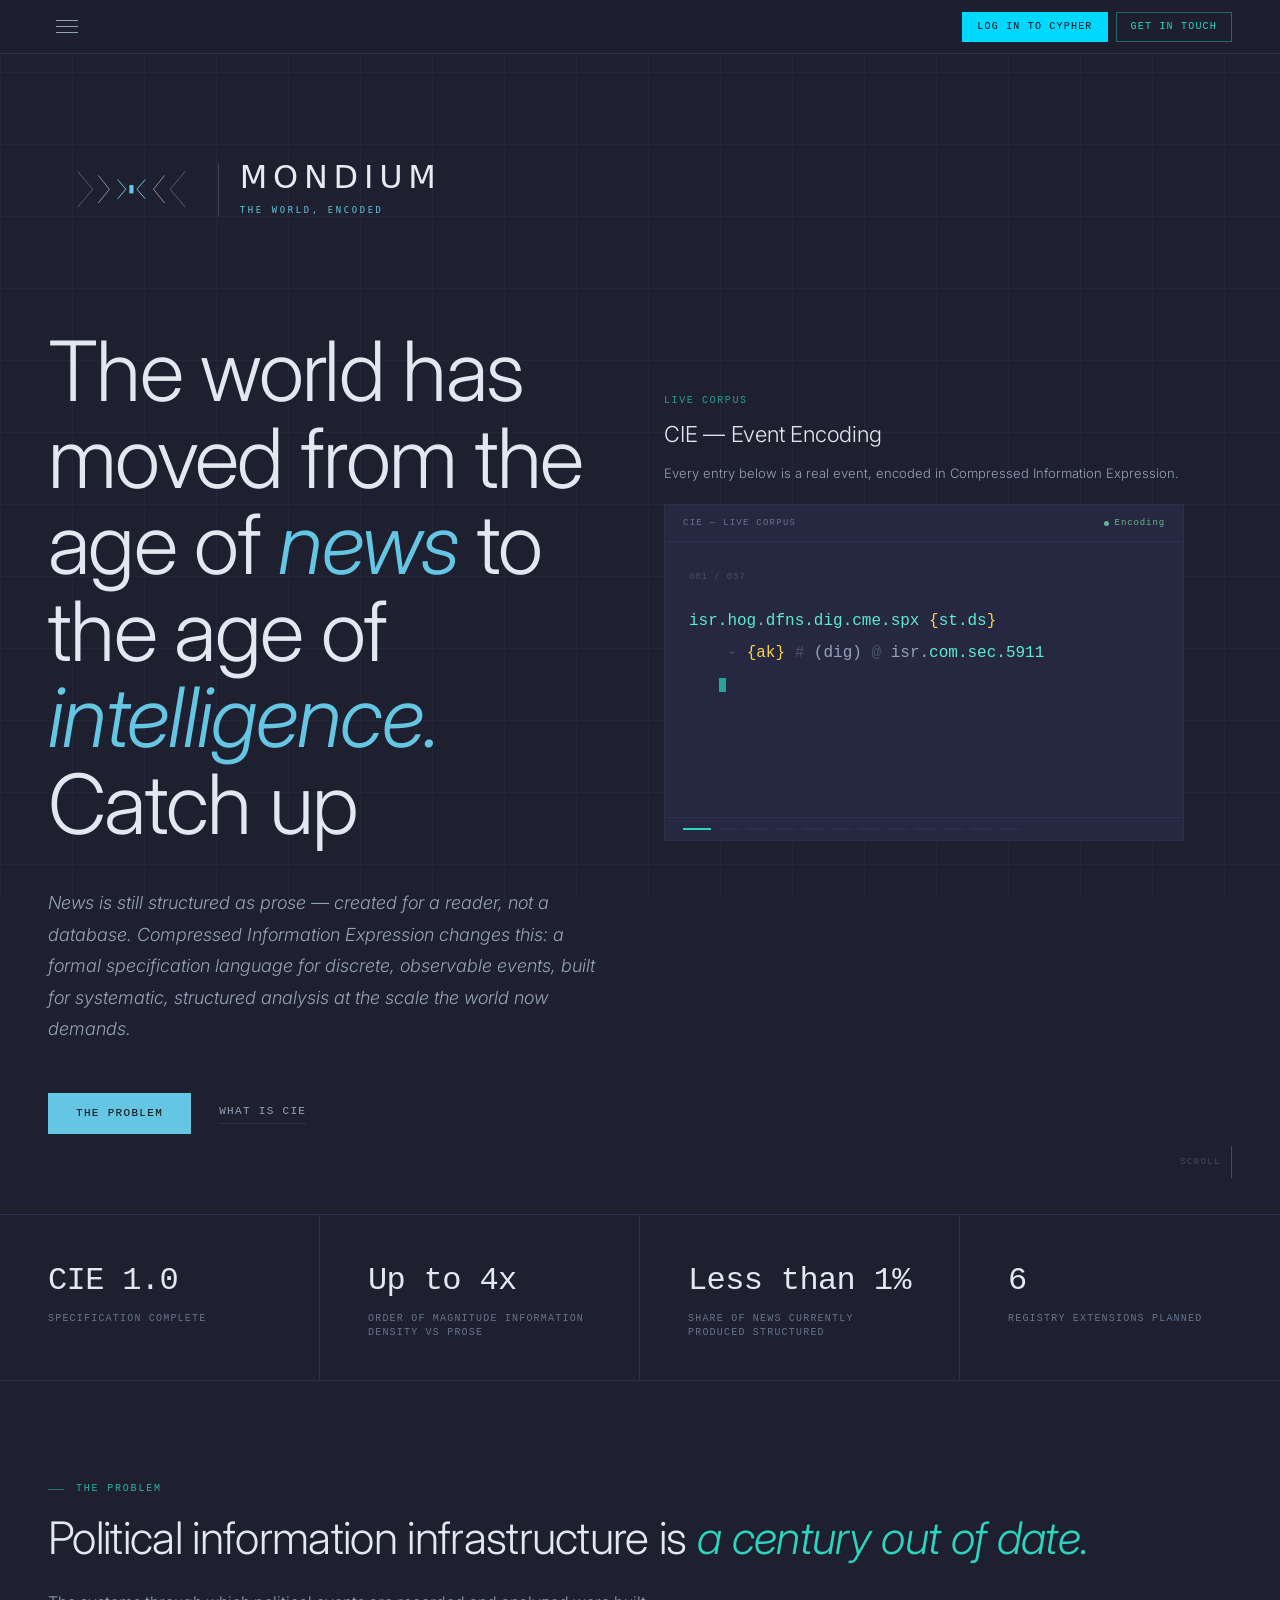
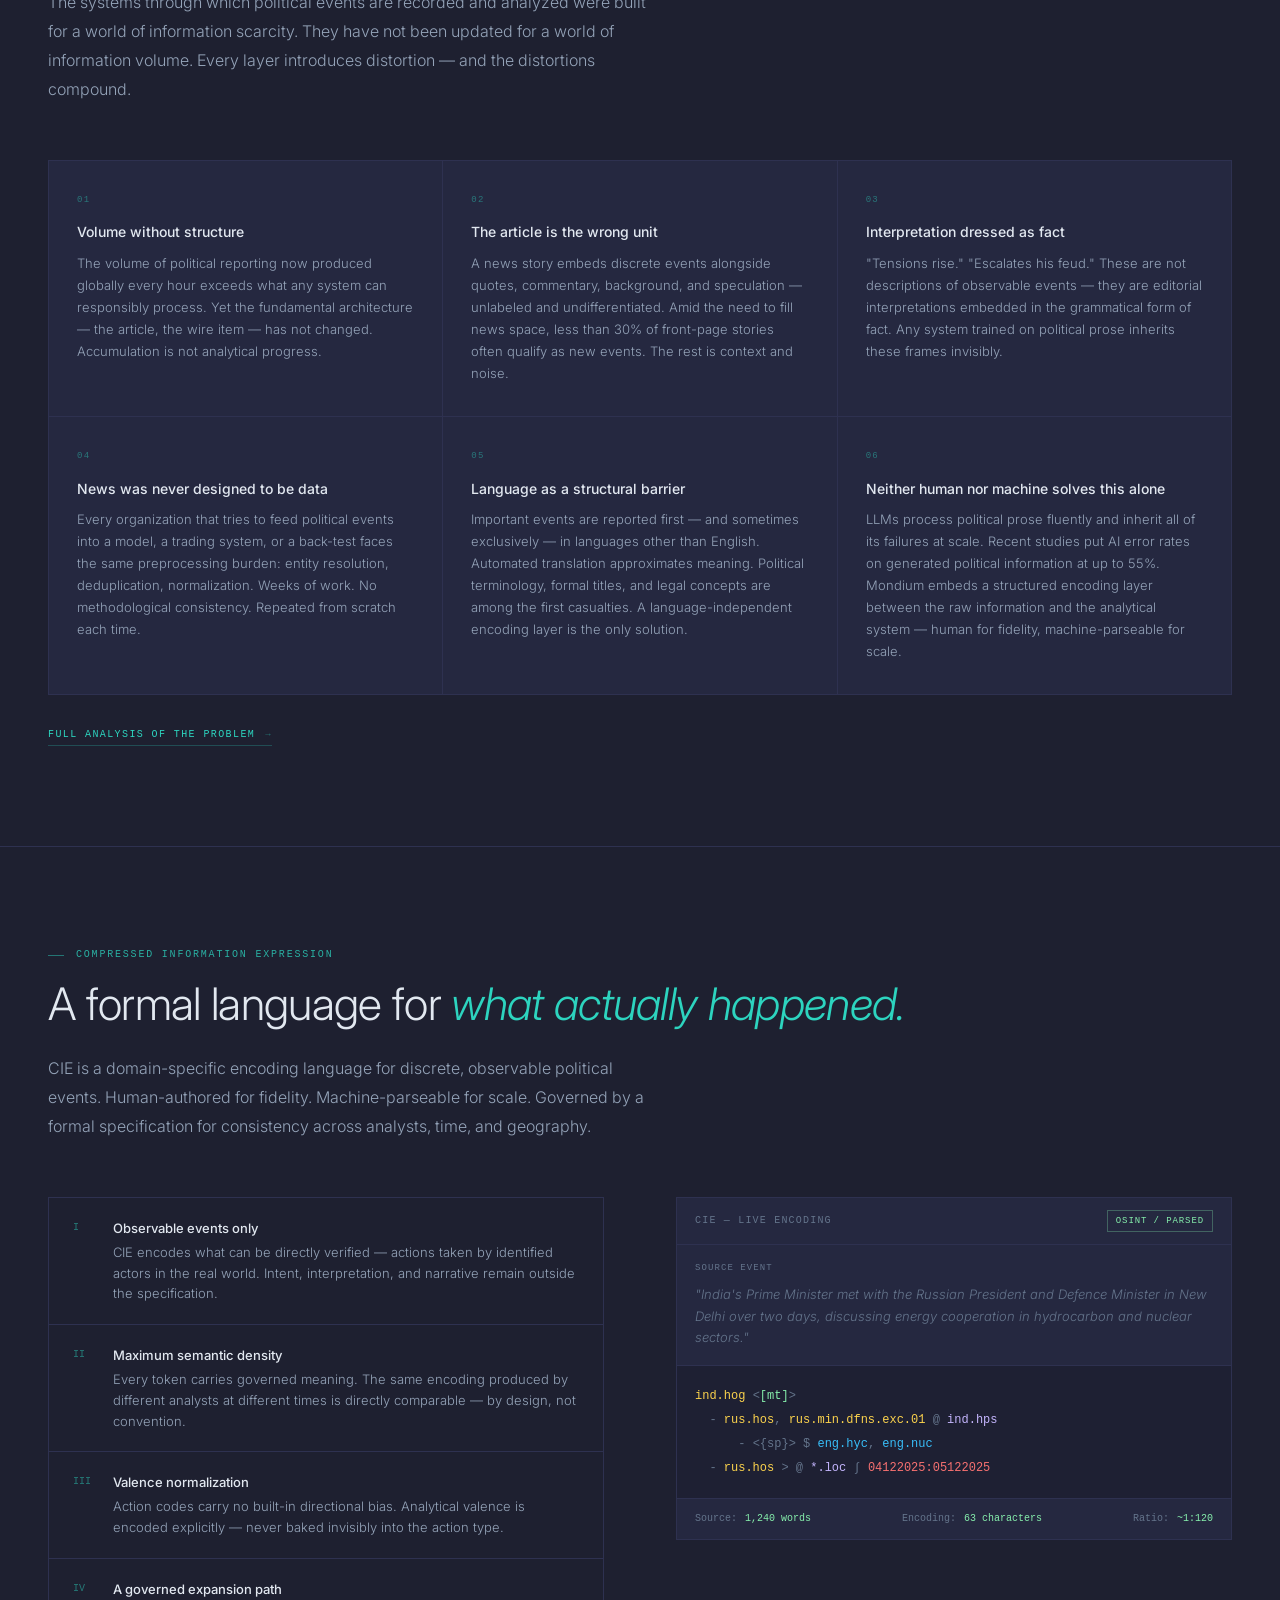
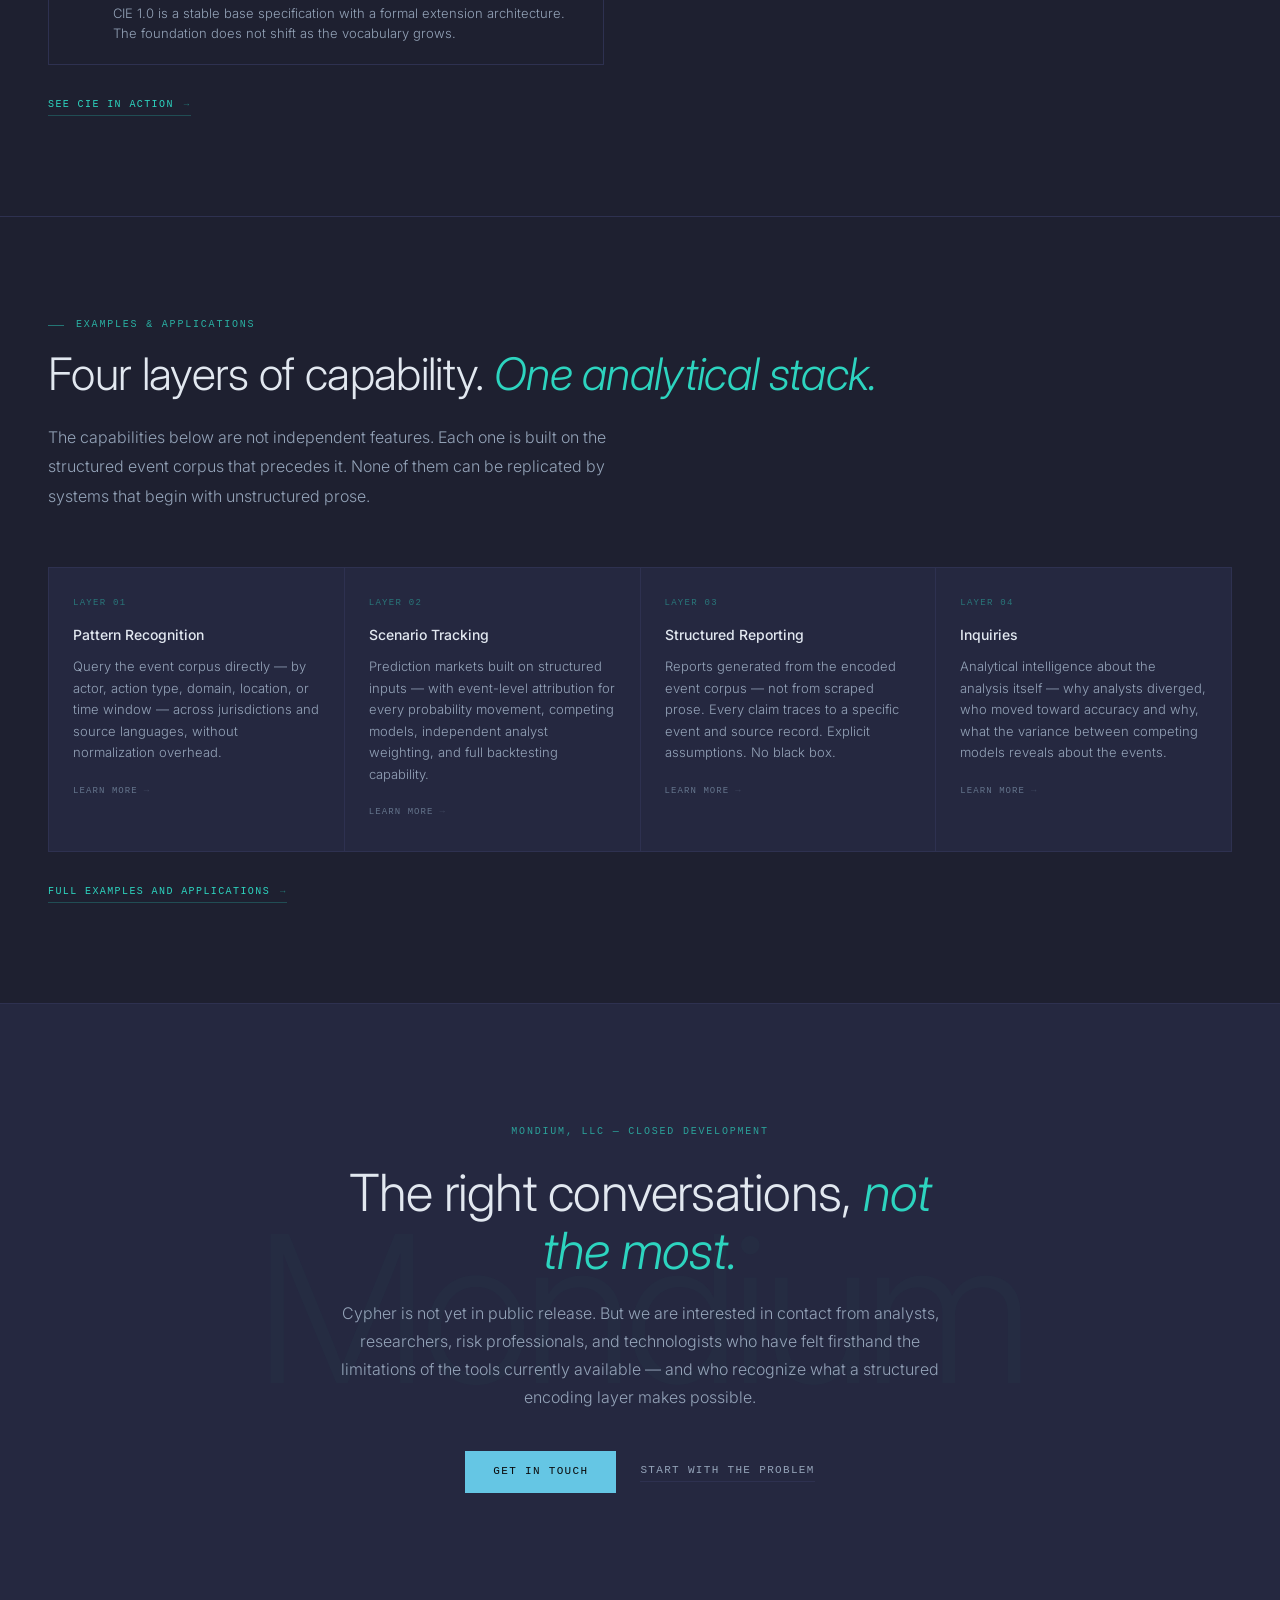
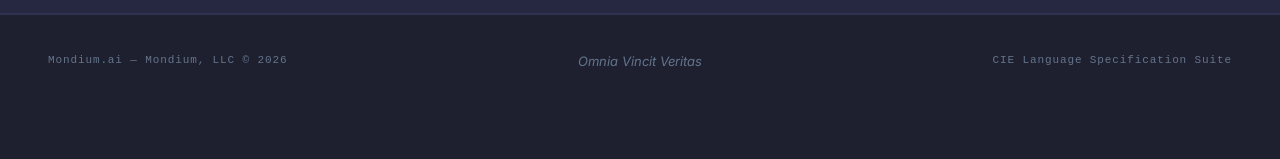
<file: index.html>
<!DOCTYPE html>
<html lang="en">
<head>
<meta charset="UTF-8">
<meta name="viewport" content="width=device-width, initial-scale=1.0">
<title>Mondium — From News to Intelligence</title>
<link rel="icon" type="image/svg+xml" href="mondium-favicon.jpg">
<link rel="stylesheet" href="https://fonts.googleapis.com/css2?family=Inter:wght@300;400;500&family=PT+Mono&display=swap">
<link rel="stylesheet" href="style.css">
</head>
<body>
<div class="page-wrap">

<!-- NAV -->
<nav>
  <div class="nav-inner">
    <button class="hamburger" id="hamburger-btn" aria-label="Open menu">
      <span></span><span></span><span></span>
    </button>
    <a href="https://cypher.mondium.ai/auth/login" class="nav-cta nav-login">Log in to Cypher</a>
    <a href="contact.html" class="nav-cta">Get in touch</a>
  </div>
</nav>

<!-- HERO -->
<div class="hero">
  <div class="hero-left">
    <div class="hero-brand">
      <img src="mondium-lockup-primary.svg" alt="Mondium" class="hero-logo">
    </div>

    <h1 class="hero-title">
      The world has moved from the age of <em>news</em> to the age of <em>intelligence.</em> Catch up
    </h1>

  <p class="hero-body">News is still structured as prose — created for a reader, not a database. Compressed Information Expression changes this: a formal specification language for discrete, observable events, built for systematic, structured analysis at the scale the world now demands.</p>

  <div class="hero-actions">
      <a href="problem.html" class="btn-primary">The Problem</a>
      <a href="cie.html" class="btn-ghost">What Is CIE</a>
    </div>
  </div><!-- /hero-left -->

  <div class="hero-right">
    <div class="animatic-title-block">
      <div class="animatic-eyebrow">Live Corpus</div>
      <h3 class="animatic-heading">CIE — Event Encoding</h3>
      <p class="animatic-subhead">Every entry below is a real event, encoded in Compressed Information Expression.</p>
    </div>

    <div class="animatic-shell">
      <div class="animatic-header">
        <span class="animatic-header-label">CIE — Live Corpus</span>
        <span class="animatic-status">Encoding</span>
      </div>
      <div class="animatic-body">
        <div class="animatic-counter" id="animatic-counter">001 / 038</div>
        <div class="animatic-text" id="animatic-text"></div>
      </div>
      <div class="animatic-footer" id="animatic-pips"></div>
    </div>
  </div>
 
  <div class="hero-scroll-indicator">Scroll</div>
</div>

<!-- METRICS STRIP -->
<div class="metrics-strip">
  <div class="metric">
    <span class="metric-value">CIE 1.0</span>
    <span class="metric-label">Specification complete</span>
  </div>
  <div class="metric">
    <span class="metric-value">Up to 4x</span>
    <span class="metric-label">Order of Magnitude information density vs Prose</span>
  </div>
  <div class="metric">
    <span class="metric-value">Less than 1%</span>
    <span class="metric-label">Share of news currently produced structured</span>
  </div>
  <div class="metric">
    <span class="metric-value">6</span>
    <span class="metric-label">Registry extensions planned</span>
  </div>
</div>

<!-- PROBLEM SECTION -->
<div class="landing-section" id="section-problem">
  <div class="section-inner">
    <div class="section-eyebrow">The Problem</div>
    <h2 class="section-h">Political information infrastructure is <em>a century out of date.</em></h2>
    <p class="section-intro">The systems through which political events are recorded and analyzed were built for a world of information scarcity. They have not been updated for a world of information volume. Every layer introduces distortion — and the distortions compound.</p>

    <div class="problem-grid">
      <div class="problem-card">
        <div class="problem-card-num">01</div>
        <h3>Volume without structure</h3>
        <p>The volume of political reporting now produced globally every hour exceeds what any system can responsibly process. Yet the fundamental architecture — the article, the wire item — has not changed. Accumulation is not analytical progress.</p>
      </div>
      <div class="problem-card">
        <div class="problem-card-num">02</div>
        <h3>The article is the wrong unit</h3>
        <p>A news story embeds discrete events alongside quotes, commentary, background, and speculation — unlabeled and undifferentiated. Amid the need to fill news space, less than 30% of front-page stories often qualify as new events. The rest is context and noise.</p>
      </div>
      <div class="problem-card">
        <div class="problem-card-num">03</div>
        <h3>Interpretation dressed as fact</h3>
        <p>"Tensions rise." "Escalates his feud." These are not descriptions of observable events — they are editorial interpretations embedded in the grammatical form of fact. Any system trained on political prose inherits these frames invisibly.</p>
      </div>
      <div class="problem-card">
        <div class="problem-card-num">04</div>
        <h3>News was never designed to be data</h3>
        <p>Every organization that tries to feed political events into a model, a trading system, or a back-test faces the same preprocessing burden: entity resolution, deduplication, normalization. Weeks of work. No methodological consistency. Repeated from scratch each time.</p>
      </div>
      <div class="problem-card">
        <div class="problem-card-num">05</div>
        <h3>Language as a structural barrier</h3>
        <p>Important events are reported first — and sometimes exclusively — in languages other than English. Automated translation approximates meaning. Political terminology, formal titles, and legal concepts are among the first casualties. A language-independent encoding layer is the only solution.</p>
      </div>
      <div class="problem-card">
        <div class="problem-card-num">06</div>
        <h3>Neither human nor machine solves this alone</h3>
        <p>LLMs process political prose fluently and inherit all of its failures at scale. Recent studies put AI error rates on generated political information at up to 55%. Mondium embeds a structured encoding layer between the raw information and the analytical system — human for fidelity, machine-parseable for scale.</p>
      </div>
    </div>

    <a href="problem.html" class="section-link">Full analysis of the problem <span>→</span></a>
  </div>
</div>

<!-- CIE SECTION -->
<div class="landing-section" id="section-cie">
  <div class="section-inner">
    <div class="section-eyebrow">Compressed Information Expression</div>
    <h2 class="section-h">A formal language for <em>what actually happened.</em></h2>
    <p class="section-intro">CIE is a domain-specific encoding language for discrete, observable political events. Human-authored for fidelity. Machine-parseable for scale. Governed by a formal specification for consistency across analysts, time, and geography.</p>

    <div class="cie-split">
      <div>
        <div class="cie-principles-list">
          <div class="cie-principle">
            <span class="cie-principle-glyph">I</span>
            <div class="cie-principle-text">
              <strong>Observable events only</strong>
              CIE encodes what can be directly verified — actions taken by identified actors in the real world. Intent, interpretation, and narrative remain outside the specification.
            </div>
          </div>
          <div class="cie-principle">
            <span class="cie-principle-glyph">II</span>
            <div class="cie-principle-text">
              <strong>Maximum semantic density</strong>
              Every token carries governed meaning. The same encoding produced by different analysts at different times is directly comparable — by design, not convention.
            </div>
          </div>
          <div class="cie-principle">
            <span class="cie-principle-glyph">III</span>
            <div class="cie-principle-text">
              <strong>Valence normalization</strong>
              Action codes carry no built-in directional bias. Analytical valence is encoded explicitly — never baked invisibly into the action type.
            </div>
          </div>
          <div class="cie-principle">
            <span class="cie-principle-glyph">IV</span>
            <div class="cie-principle-text">
              <strong>A governed expansion path</strong>
              CIE 1.0 is a stable base specification with a formal extension architecture. The foundation does not shift as the vocabulary grows.
            </div>
          </div>
        </div>

        <a href="cie.html" class="section-link">See CIE in action <span>→</span></a>
      </div>

      <div class="cie-encoding-preview">
        <div class="encoding-preview-header">
          <span class="encoding-preview-label">CIE — Live Encoding</span>
          <span class="encoding-preview-badge">OSINT / Parsed</span>
        </div>
        <div class="encoding-preview-source">
          <strong>Source event</strong>
          "India's Prime Minister met with the Russian President and Defence Minister in New Delhi over two days, discussing energy cooperation in hydrocarbon and nuclear sectors."
        </div>
<pre class="encoding-preview-code"><span class="tok-actor">ind.hog</span> <span class="tok-operator">&lt;</span><span class="tok-action">[mt]</span><span class="tok-operator">&gt;</span>
  <span class="tok-operator">-</span> <span class="tok-actor">rus.hos</span><span class="tok-operator">,</span> <span class="tok-actor">rus.min.dfns.exc.01</span> <span class="tok-operator">@</span> <span class="tok-location">ind.hps</span>
      <span class="tok-operator">-</span> <span class="tok-operator">&lt;{sp}&gt;</span> <span class="tok-operator">$</span> <span class="tok-domain">eng.hyc</span><span class="tok-operator">,</span> <span class="tok-domain">eng.nuc</span>
  <span class="tok-operator">-</span> <span class="tok-actor">rus.hos</span> <span class="tok-operator">&gt; @</span> <span class="tok-location">*.loc</span> <span class="tok-operator">&#x222b;</span> <span class="tok-value">04122025:05122025</span></pre>
        <div class="encoding-preview-footer">
          <span class="encoding-stat">Source: <span class="encoding-stat-val">1,240 words</span></span>
          <span class="encoding-stat">Encoding: <span class="encoding-stat-val">63 characters</span></span>
          <span class="encoding-stat">Ratio: <span class="encoding-stat-val">~1:120</span></span>
        </div>
      </div>
    </div>
  </div>
</div>

<!-- EXAMPLES SECTION -->
<div class="landing-section" id="section-examples">
  <div class="section-inner">
    <div class="section-eyebrow">Examples &amp; Applications</div>
    <h2 class="section-h">Four layers of capability. <em>One analytical stack.</em></h2>
    <p class="section-intro">The capabilities below are not independent features. Each one is built on the structured event corpus that precedes it. None of them can be replicated by systems that begin with unstructured prose.</p>

    <div class="stack-row">
      <a href="examples.html#entry-1" class="stack-card">
        <div class="stack-card-layer">Layer 01</div>
        <h3>Pattern Recognition</h3>
        <p>Query the event corpus directly — by actor, action type, domain, location, or time window — across jurisdictions and source languages, without normalization overhead.</p>
        <span class="stack-card-link">Learn more <span style="opacity:0.4; font-size:9px;">→</span></span>
      </a>
      <a href="examples.html#entry-2" class="stack-card">
        <div class="stack-card-layer">Layer 02</div>
        <h3>Scenario Tracking</h3>
        <p>Prediction markets built on structured inputs — with event-level attribution for every probability movement, competing models, independent analyst weighting, and full backtesting capability.</p>
        <span class="stack-card-link">Learn more <span style="opacity:0.4; font-size:9px;">→</span></span>
      </a>
      <a href="examples.html#entry-3" class="stack-card">
        <div class="stack-card-layer">Layer 03</div>
        <h3>Structured Reporting</h3>
        <p>Reports generated from the encoded event corpus — not from scraped prose. Every claim traces to a specific event and source record. Explicit assumptions. No black box.</p>
        <span class="stack-card-link">Learn more <span style="opacity:0.4; font-size:9px;">→</span></span>
      </a>
      <a href="examples.html#entry-4" class="stack-card">
        <div class="stack-card-layer">Layer 04</div>
        <h3>Inquiries</h3>
        <p>Analytical intelligence about the analysis itself — why analysts diverged, who moved toward accuracy and why, what the variance between competing models reveals about the events.</p>
        <span class="stack-card-link">Learn more <span style="opacity:0.4; font-size:9px;">→</span></span>
      </a>
    </div>

    <a href="examples.html" class="section-link">Full examples and applications <span>→</span></a>
  </div>
</div>

<!-- CTA SECTION -->
<div class="cta-section landing-section" id="section-cta">
  <div class="cta-bg">Mondium</div>
  <div class="cta-inner">
    <div class="cta-eyebrow">Mondium, LLC — Closed Development</div>
    <h2 class="cta-h">The right conversations, <em>not the most.</em></h2>
    <p class="cta-body">Cypher is not yet in public release. But we are interested in contact from analysts, researchers, risk professionals, and technologists who have felt firsthand the limitations of the tools currently available — and who recognize what a structured encoding layer makes possible.</p>
    <div class="cta-actions">
      <a href="contact.html" class="btn-primary">Get in touch</a>
      <a href="problem.html" class="btn-ghost">Start with the problem</a>
    </div>
  </div>
</div>

<!-- FOOTER -->
<footer>
  <span class="footer-left">Mondium<em>.</em>ai — Mondium, LLC © 2026</span>
  <span class="footer-motto">Omnia Vincit Veritas</span>
  <span class="footer-right">CIE Language Specification Suite</span>
</footer>

</div><!-- /page-wrap -->

<!-- SLIDE MENU -->
<div class="menu-backdrop" id="menu-backdrop"></div>
<div class="menu-panel" id="menu-panel">
  <button class="menu-close" id="menu-close" aria-label="Close menu">✕</button>
  <nav class="menu-nav">
    <a href="index.html" class="active">Home</a>
    <a href="problem.html">The Problem</a>
    <a href="cie.html">What Is CIE</a>
    <a href="examples.html">Examples</a>
    <a href="contact.html">Contact</a>
  </nav>
  <div class="menu-footer">
    <span class="menu-motto">Omnia Vincit Veritas</span>
  </div>
</div>

<script>
// ── MENU ──
const hamburgerBtn = document.getElementById('hamburger-btn');
const menuPanel    = document.getElementById('menu-panel');
const menuBackdrop = document.getElementById('menu-backdrop');
const menuClose    = document.getElementById('menu-close');
function openMenu()  { menuPanel.classList.add('open'); menuBackdrop.classList.add('open'); document.body.style.overflow = 'hidden'; }
function closeMenu() { menuPanel.classList.remove('open'); menuBackdrop.classList.remove('open'); document.body.style.overflow = ''; }
hamburgerBtn.addEventListener('click', openMenu);
menuClose.addEventListener('click', closeMenu);
menuBackdrop.addEventListener('click', closeMenu);
document.querySelectorAll('.menu-nav a').forEach(a => a.addEventListener('click', closeMenu));

// ── SCROLL REVEAL ──
const sections = document.querySelectorAll('.landing-section');
const revealObs = new IntersectionObserver((entries) => {
  entries.forEach(e => { if (e.isIntersecting) e.target.classList.add('visible'); });
}, { threshold: 0.06 });
sections.forEach(s => revealObs.observe(s));
 
// ── CIE ANIMATIC ──
const EXAMPLES = [
  `rus.hos.spx [st.sn]
   - $ {st.pr} / usa.hos -> rus<>ukr
    - {st.sn} rus.hos x[rv] {st.pr}
        - [st.gp] $ {st.sp} -> (usa, ukr).hos`,
 
  `usa.hos <[mt]>
    - usa.sbs.nys.lh.102 $ usa.sbs.nys.nyc.exc.01`,
 
  `gbr.uh.522 [rp.re]
     - $ axn.hlth / gbr.hog ∫ 01012020:30042021
        - {rp.re} [st.cr] *.hlth
       - [st.pr] $ *.hlth, *.scnc, *.infr.cms`,
 
  `jpn.sbs.nii.exc.01 [vu]
    - $ {sb} / jpn.com.soe.4911.01
       - *.exc.01 [an.in] $ [nt] {vu} @ jpn.sbs.nii.lh
               - >> {nt} 02122025`,
 
  `aus.min.infr.cms.psc.exc.01 [su]
    - $ aus.prl.lh.2024.127.lex
       - {su} -> usa.com.4899.006
               - > 10122025`,
 
  `nga.org.rlg.xtn.mmb.001.exc.01 [st.ds]
    - [st.es] $ {ab}.qty ^ ev.21112025.waf.001
              - 12.adt, 303.enf`,
 
  `usa.min.forn.exc.01 <[mt]> ukr.min.dfns.ary.exc.03
    - $ ukr<>rus @ che.sbs.gnv
          - usa.min.forn.exc.01 [st.pn] {mt} :: ++
          - ukr.min.dfns.exc.01 [st.gp] {mt}`,
 
  `(fra.min.jstc, .gndm).exc.01 [st.gp]
    - @ fra.sbs.pac.cpl
    - $ axn.vrbn, *.psc @ *.loc
           - {an.in} min.jstc, .gndm >> [sr] @ *.loc`,
 
  `bra.jud.grtc.01 [rl]
    - {rl} $ ap-2668.dkt
      - -> bra.1955.001 :: [jl] ∫ *.dt:27112052`,
 
  `gbr.hps.exc.01 [st.pn]
    - $ gbr.lh.318-2024-26.lex
       - {st.pn} + $ sbs.imp.lex`,
 
  `vat.sbs.kdn.knt.exc.01 [st.cr]
    - ^ e.21112025.waf.001 $ axn / nga.min.gndm`,
 
  `indv.und [cl.ax]
     - $ usa.com.pvt.2911.01
      - >> com.unm [vs] *.com usd.15.bln ∫ *:31122025`,
 
  `deu.sbs.fsc.jstc.grct.vrbn.02 [op]
    - az-4st-2-25.dkt {id} vrbn.angf
        - 6.hom, 1.fem
              - *.dkt [st.as] *.civ $ vrbn.ide.051`,
 
  `ukr.hos.dfns.cme.exc.01 [cl.fx]
    - ^ e.23112025.weu.002
            - {cl.fx} : <[ag]> ^ e.*`,
 
  `fra.hos [a-in]
    - >> [st.pr] _dfns.lex_ ∫ *:29112025
       - [st.ds] *.lex $ fra.min.dfns {hi}`,
 
  `chn.sbs.hkg.ntfd.incd.exc.01 [st.ds]
    - $ axn.incd @ *.loc 26112025.utc.0651
            - {di} civ.65 + , {ij} *.270 -
           - unk.hom, *.fem, *.enf`,
 
  `gnb.1972.001 [st.cf]
   - gnb.min.dfns.ary {rm} gnb.1972.001 ! gnb.hos`,
 
  `usa.sbs.geo.jstc.vrbn.cmte.exc.01 [st.sn]
    - $ 23sc188947.dkt
        - {wd} dkt.*`,
 
  `fra.jstc.grtc.vrbn [rl]
    - $ 24-82.486.dkt
        - {rl} $ dkt.* : sldg`,
 
  `igo.002.exc.exc.01 [st.sn]
    - @ igo.002.lh
          - {st.cr} rus.min.forn ^ e.23112025.weu.0002
               - {st.pn} rus.min.forn x[rc] <{mt}>`,
 
  `gnb.hos.gndm.exc.01 [st.cf]
    - $ gnb.dfns.ary {rm} gnb.1972.018 $ gnb.hos
           - [s-st] {ap} $ gnb.hos : gnb.1960.021`,
 
  `isr.hog.dfns.dig.cme.spx {st.ds}
    - {ak} # (dig) @ isr.com.sec.5911
           - ∫ unk.wk:*.dt
        - [s-as] $ {ak} -> irn.min.intl / org.und.06`,
 
  `ind.hog <[mt]>
    - rus.hos, rus.min.dfns.exc.01 @ ind.hps
           - <{sp}> $ eng.hyc, eng.nuc
       - rus.hos > @ *.loc ∫ 04122025:05122025`,
 
  `chn.ccp.cme.exc.01 <[mt]>
    - fra.hos @ chn.hps
      - <{sp}> $ rus<>ukr, chn<>fra
          - fra.hos > @ *.loc ∫ 04122025:06122025`,
 
  `esp.com.soe.4833.01 [st.sn]
        - $ che.org.4833.01 / ∫ ev.12052026:16052026.weu
            - {st.sn} x[rc] *.ev`,
 
  `usa.hos.spx [an.mt]
    - usa.min.forn.amb.spec.012 <> ukr.hos.dfns.cme.chm.exc.01
            - > 04122025, @ usa.sbs.fld.mia
               - <[sp]> $ ukr<>rus`,
 
  `usa.hos.spx [st.rp]
    - rwa.hos <{mt}> cod.hos @ usa.cpl
            - {st.rp} rwa.hos [ag] cod.hos $ || <{ak}> @ (rwa, cod).grnz`,
 
  `igo.002.exc.exc.01 [st.sn]
    - $ igo.002.lh *.uh /{vu}/ com.2025.828.lex
          - // $ *.lh.cme.resr.eng, *.lh.cme.trde, *.lh, *.uh {vo}
             - *.lh, .uh [vo] ∫ 11122025:15122025`,
 
  `usa.sbs.ilo.chi.educ.cme.spx [st.sn] $ ilo.sbs.chi.2024.l.004023.dkt
       - {sl} $ dkt.klgr ~ USD 17.5 mln`,
 
  `twn.com.3672.012 [rp.re]
        - $ 3355.vpkt.prx
        - *.prx ∫ 2024.4:2025.4 ~ 117.38.pct usd`,
 
  `deu.com.2711.003 [cl.ax] fra.hos {s-cr} $ usa.hos
        - {s-cr} @ *.hos<{sp}>ukr.hos, deu.hog
        - *. usa.hos x[rc] ukr<{sp}>rus`,
 
  `rus.hos [s-gp] $ rus<>ukr / <{mt}>, <{ag}>`,
 
  `sgp.jstc.grtc.vrbn.02 [rl]
     - $ (900426-2024, 900427-2024).dkt
     - {rl} $ *.dkt : sldg`,
 
  `tha.dfns.ary.spx [st.ds]
    - tha.ary {ak} khm.loc.3+
         - {ak} @ ∫ ~ (13.9.no, 103.2.es).loc # *.ary, *.arf
         - [cl.uv] khm.ary [nu] tha.ary.unk.1+ [ij] *.8.+`,
 
  `jpn.min.infr.mteo.spx [st.wr]
    - $ natx.smsc ~ @ (40.8.no, 143.2.es)
    - {st.wr} natx.tsun @ jpn.sbs.amr, *.hkk, *.iwt`,
 
  `ben.hos [st.sn] $ ev.07122025.ssa.001
  - [s-cf] ^ *.ev x[rm] ben.1958.001 $ ben.hos`,
 
  `rus.hos.spx [st.sn]
 - $ {st.pr} / usa.hos
     - >> [ap] usa.1982.001`
];
 
// Lightweight syntax colorizer
function colorize(text) {
  // We build the output char by char but apply spans around recognizable token patterns
  // Use a simple replacement approach on the plain text
  let html = text
    // Escape HTML first
    .replace(/&/g, '&amp;')
    .replace(/</g, '&lt;')
    .replace(/>/g, '&gt;');
 
  // Action codes [xx.xx] and {xx.xx}
  html = html.replace(/(\[[\w.\-]+\])/g, '<span class="t-action">$1</span>');
  html = html.replace(/(\{[\w.\-]+\})/g, '<span class="t-action">$1</span>');
 
  // Operators: ->, >>, !, ::, ^, @, $, ∫, ~, #, *, //, /, |, +, -, <>, ++, --
  html = html.replace(/(->|>>|&lt;&gt;|\+\+|--|\|\||::|\^|@|\$|∫|~|#|\/\/|[+\-!|\/](?!\w))/g,
    '<span class="t-op">$1</span>');
 
  // Location patterns: *.sbs.xxx, xxx.sbs.xxx, coordinate (nn.n.xx, nn.n.xx)
  html = html.replace(/([a-z]{2,5}\.sbs\.[a-z0-9.]+)/g, '<span class="t-location">$1</span>');
  html = html.replace(/(\(\d+\.\d+\.[a-z]+,\s*\d+\.\d+\.[a-z]+\))/g, '<span class="t-location">$1</span>');
 
  // Domain codes: axn.xxx, eng.xxx, natx.xxx, vrbn.xxx, psc, infr, etc
  html = html.replace(/\b(axn|eng|natx|vrbn|psc|infr|incd|ide|hlth|scnc|cms|sec|gndm|dfns|forn|jstc|rlg|educ|com|trde|resr)\.[a-z0-9.]+/g,
    '<span class="t-domain">$&</span>');
 
  // Actor patterns: 3-letter country code dot chains
  html = html.replace(/\b([a-z]{2,4}\.[a-z0-9]{2,}(?:\.[a-z0-9]+){0,6})\b/g, (match) => {
    // avoid re-wrapping already-wrapped spans
    if (match.startsWith('t-') || match.includes('span')) return match;
    return `<span class="t-actor">${match}</span>`;
  });
 
  // Values: dates, numbers with units
  html = html.replace(/\b(\d{8}|\d{4,8}:\d{4,8}|\d+\.\d+\.(?:pct|bln|mln)|usd\.\d+[\.\d]*|USD\s[\d.]+\s\w+|\d+\.\w+)\b/g,
    '<span class="t-value">$1</span>');
 
  return html;
}
 
const textEl    = document.getElementById('animatic-text');
const counterEl = document.getElementById('animatic-counter');
const pipsEl    = document.getElementById('animatic-pips');
 
const TOTAL     = EXAMPLES.length;
const TYPECHAR  = 24;   // ms per character
const PAUSE     = 5200; // ms to hold after full reveal
const FADE      = 400;  // ms fade transition
 
// Build pip indicators (show up to 12, dots for rest)
const PIP_MAX = 12;
for (let i = 0; i < Math.min(TOTAL, PIP_MAX); i++) {
  const pip = document.createElement('div');
  pip.className = 'animatic-progress-pip';
  pip.id = `pip-${i}`;
  pipsEl.appendChild(pip);
}
 
// Shuffle array (Fisher-Yates)
function shuffle(arr) {
  const a = [...arr];
  for (let i = a.length - 1; i > 0; i--) {
    const j = Math.floor(Math.random() * (i + 1));
    [a[i], a[j]] = [a[j], a[i]];
  }
  return a;
}
 
let queue    = shuffle(EXAMPLES);
let idx      = 0;
let charTimer, pauseTimer;
let running  = true;
 
function updatePips(n) {
  const pipIdx = n % PIP_MAX;
  document.querySelectorAll('.animatic-progress-pip').forEach((p, i) => {
    p.classList.toggle('active', i === pipIdx);
  });
}
 
function updateCounter(n) {
  const display = String(n + 1).padStart(3, '0');
  const total   = String(TOTAL).padStart(3, '0');
  counterEl.textContent = `${display} / ${total}`;
}
 
function typeExample(exampleIdx) {
  if (!running) return;
  const raw   = queue[exampleIdx % queue.length];
  const chars = [...raw]; // preserve unicode
  let   pos   = 0;
 
  updateCounter(exampleIdx);
  updatePips(exampleIdx);
 
  textEl.style.opacity = '0';
  textEl.innerHTML     = '';
 
  // Short fade-in delay then start typing
  setTimeout(() => {
    textEl.style.transition = `opacity ${FADE}ms`;
    textEl.style.opacity    = '1';
 
    function typeNext() {
      if (!running) return;
      if (pos < chars.length) {
        pos++;
        // Render colorized version of what's typed so far
        const partial = chars.slice(0, pos).join('');
        textEl.innerHTML = colorize(partial) + '<span class="animatic-cursor"></span>';
        charTimer = setTimeout(typeNext, TYPECHAR);
      } else {
        // Finished — remove cursor, pause, then fade out
        textEl.innerHTML = colorize(raw);
        pauseTimer = setTimeout(() => {
          textEl.style.transition = `opacity ${FADE}ms`;
          textEl.style.opacity    = '0';
          setTimeout(() => {
            idx = (idx + 1) % TOTAL;
            if (idx === 0) queue = shuffle(EXAMPLES); // re-shuffle each cycle
            typeExample(idx);
          }, FADE + 80);
        }, PAUSE);
      }
    }
 
    typeNext();
  }, 120);
}
 
// Pause when tab hidden, resume when visible
document.addEventListener('visibilitychange', () => {
  if (document.hidden) {
    running = false;
    clearTimeout(charTimer);
    clearTimeout(pauseTimer);
  } else {
    running = true;
    typeExample(idx);
  }
});
 
// Kick off
typeExample(0);
</script>
</body>
</html>
</file>
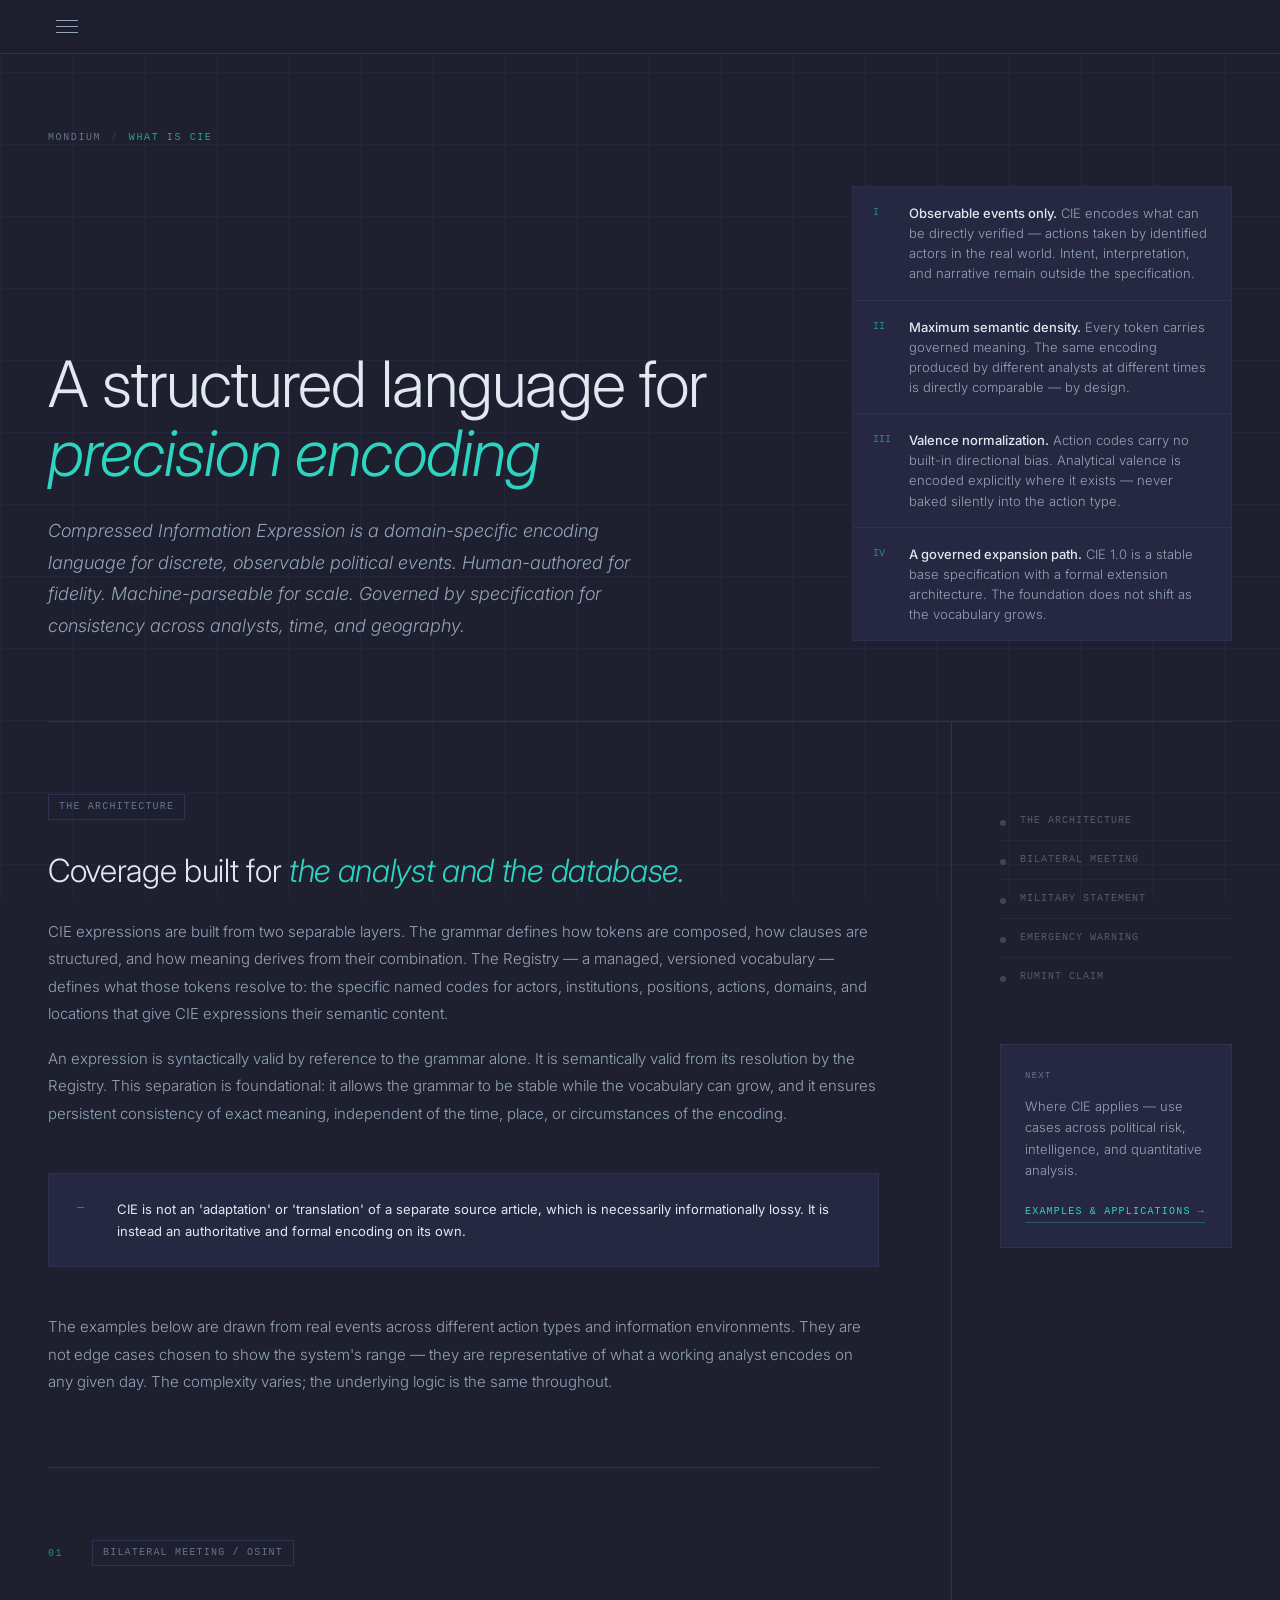
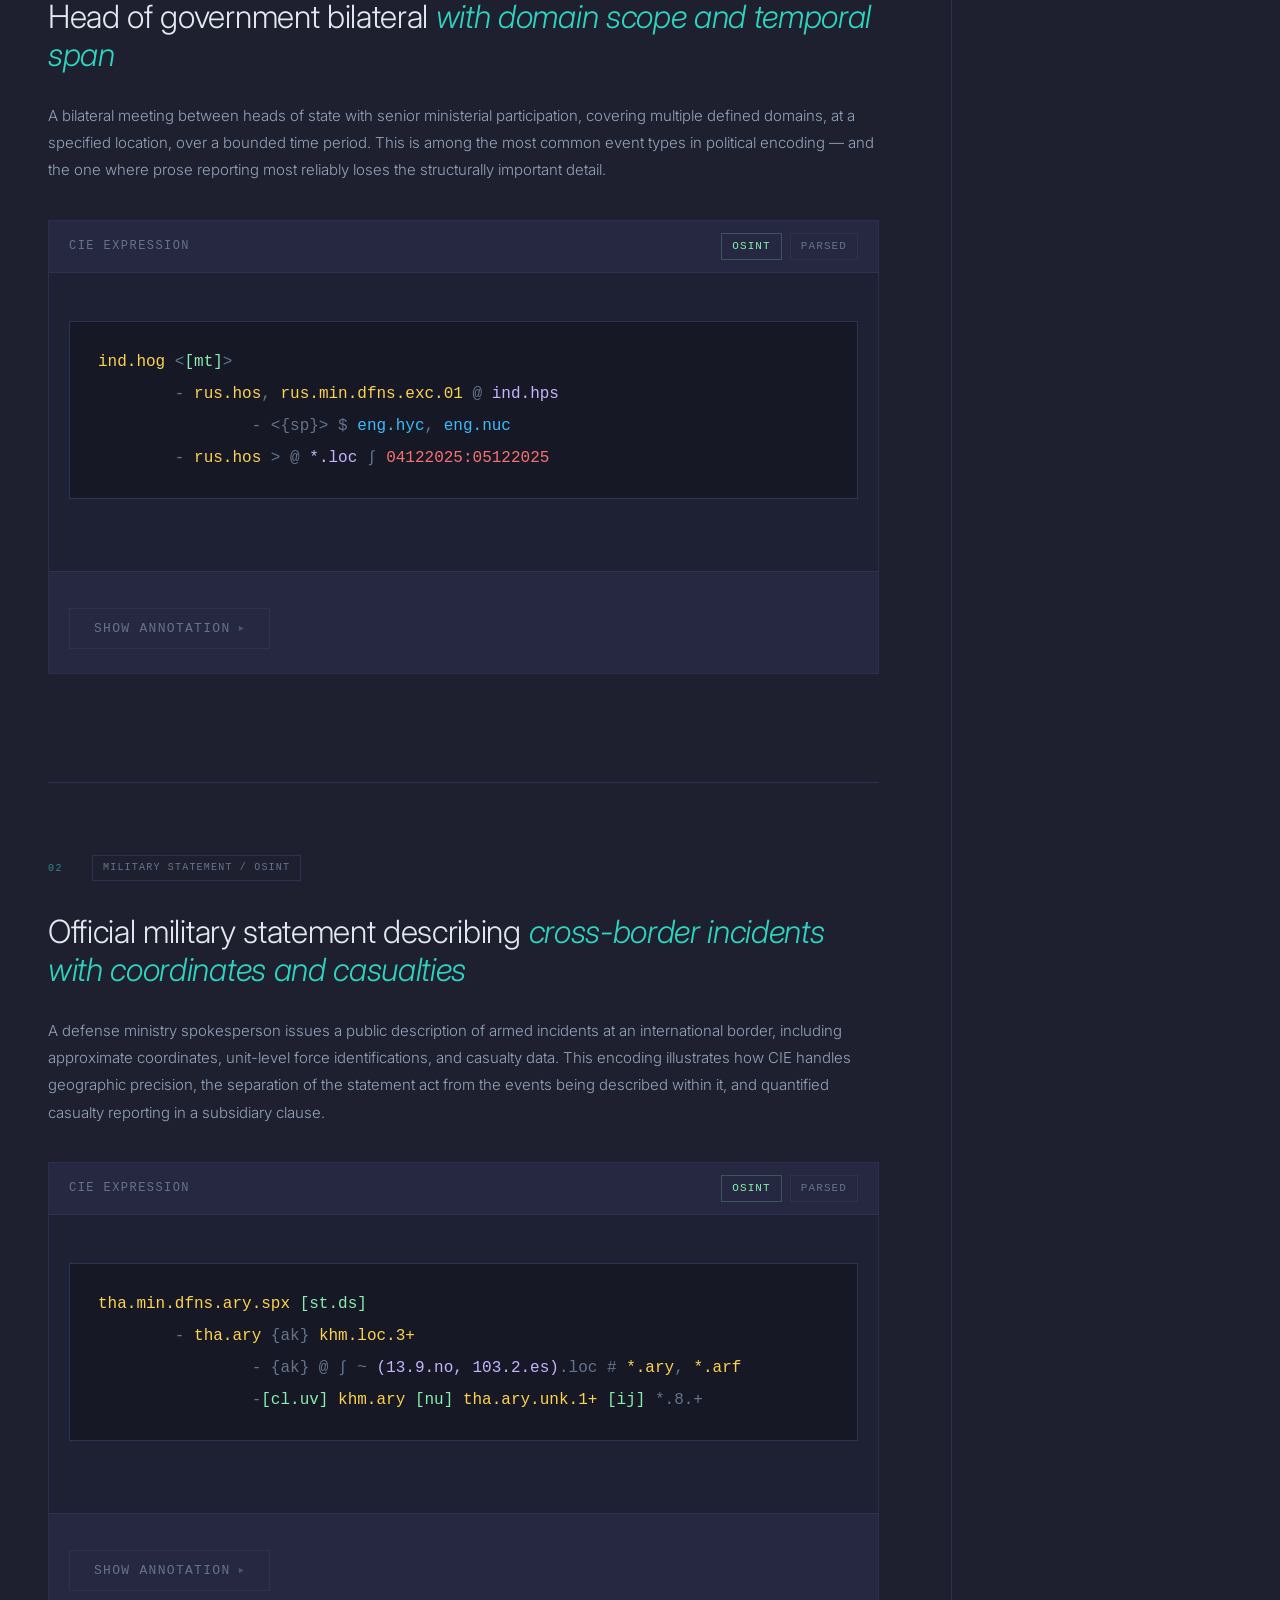
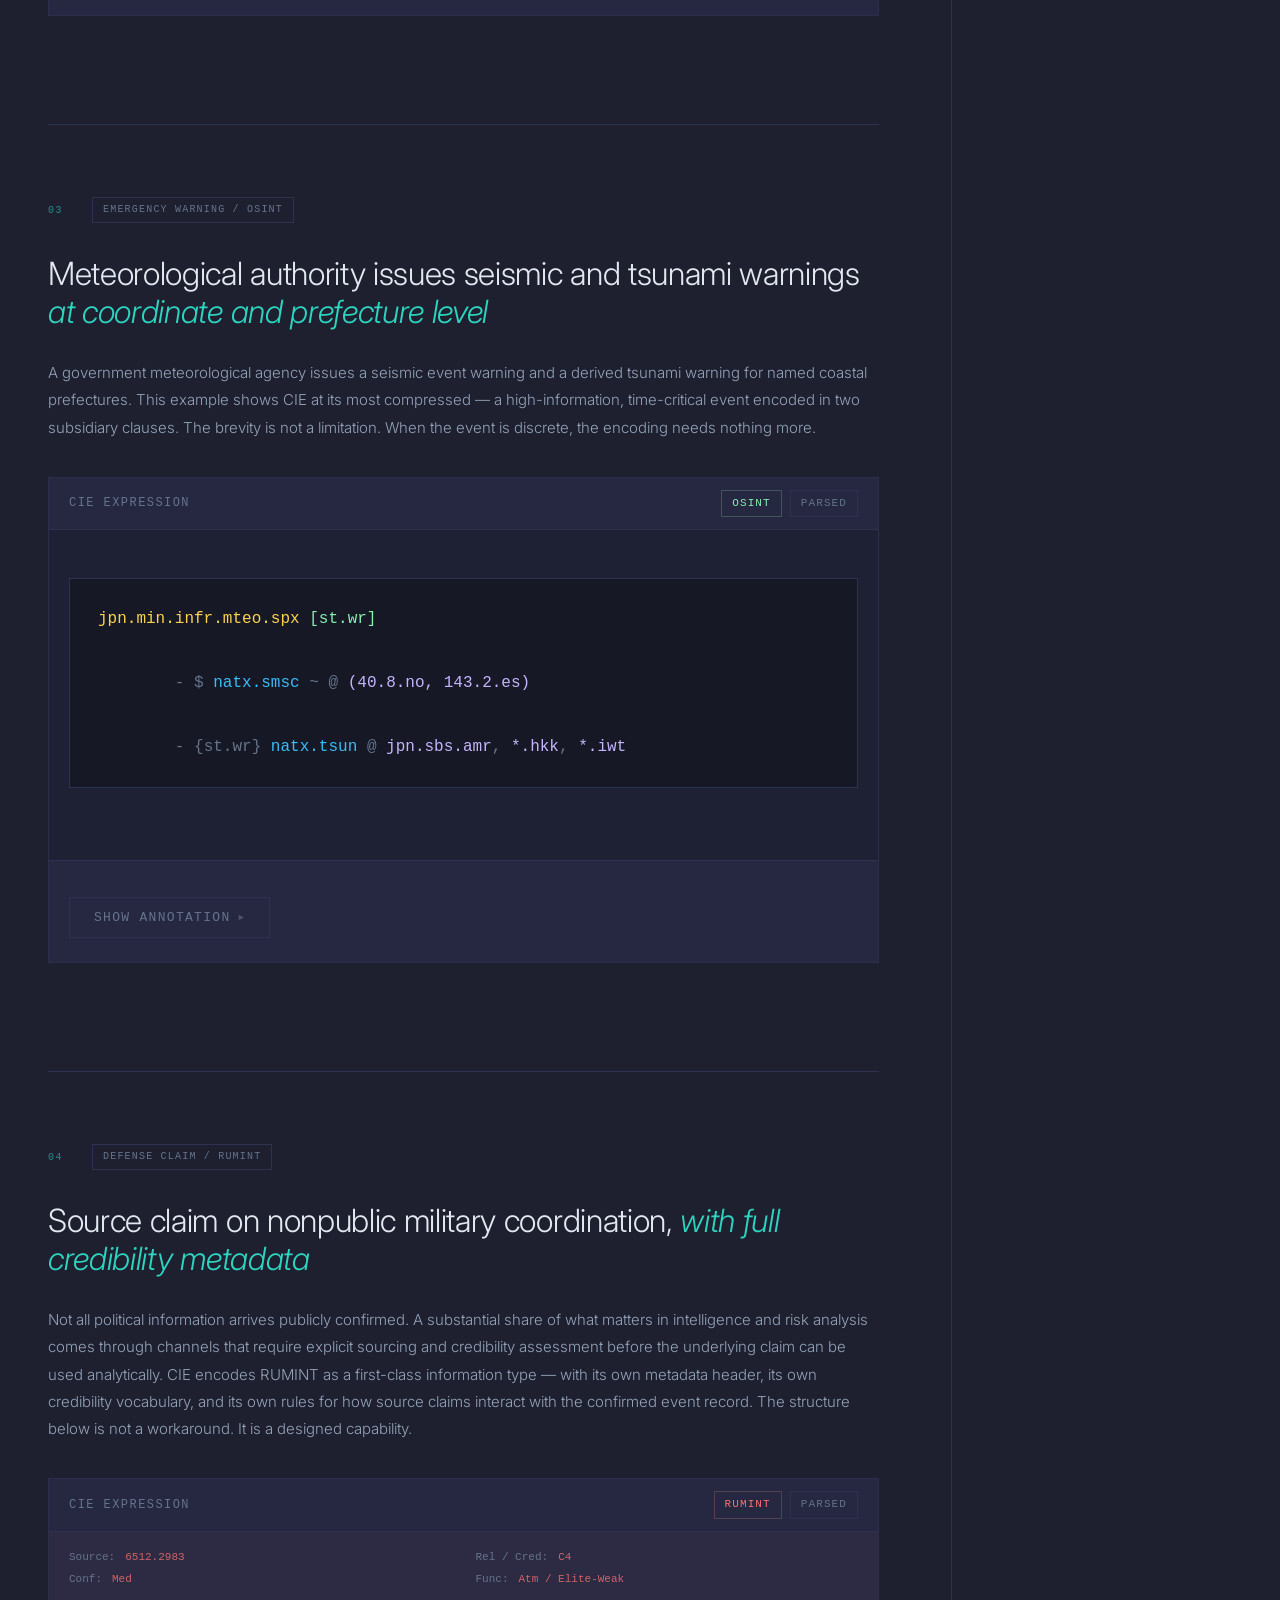
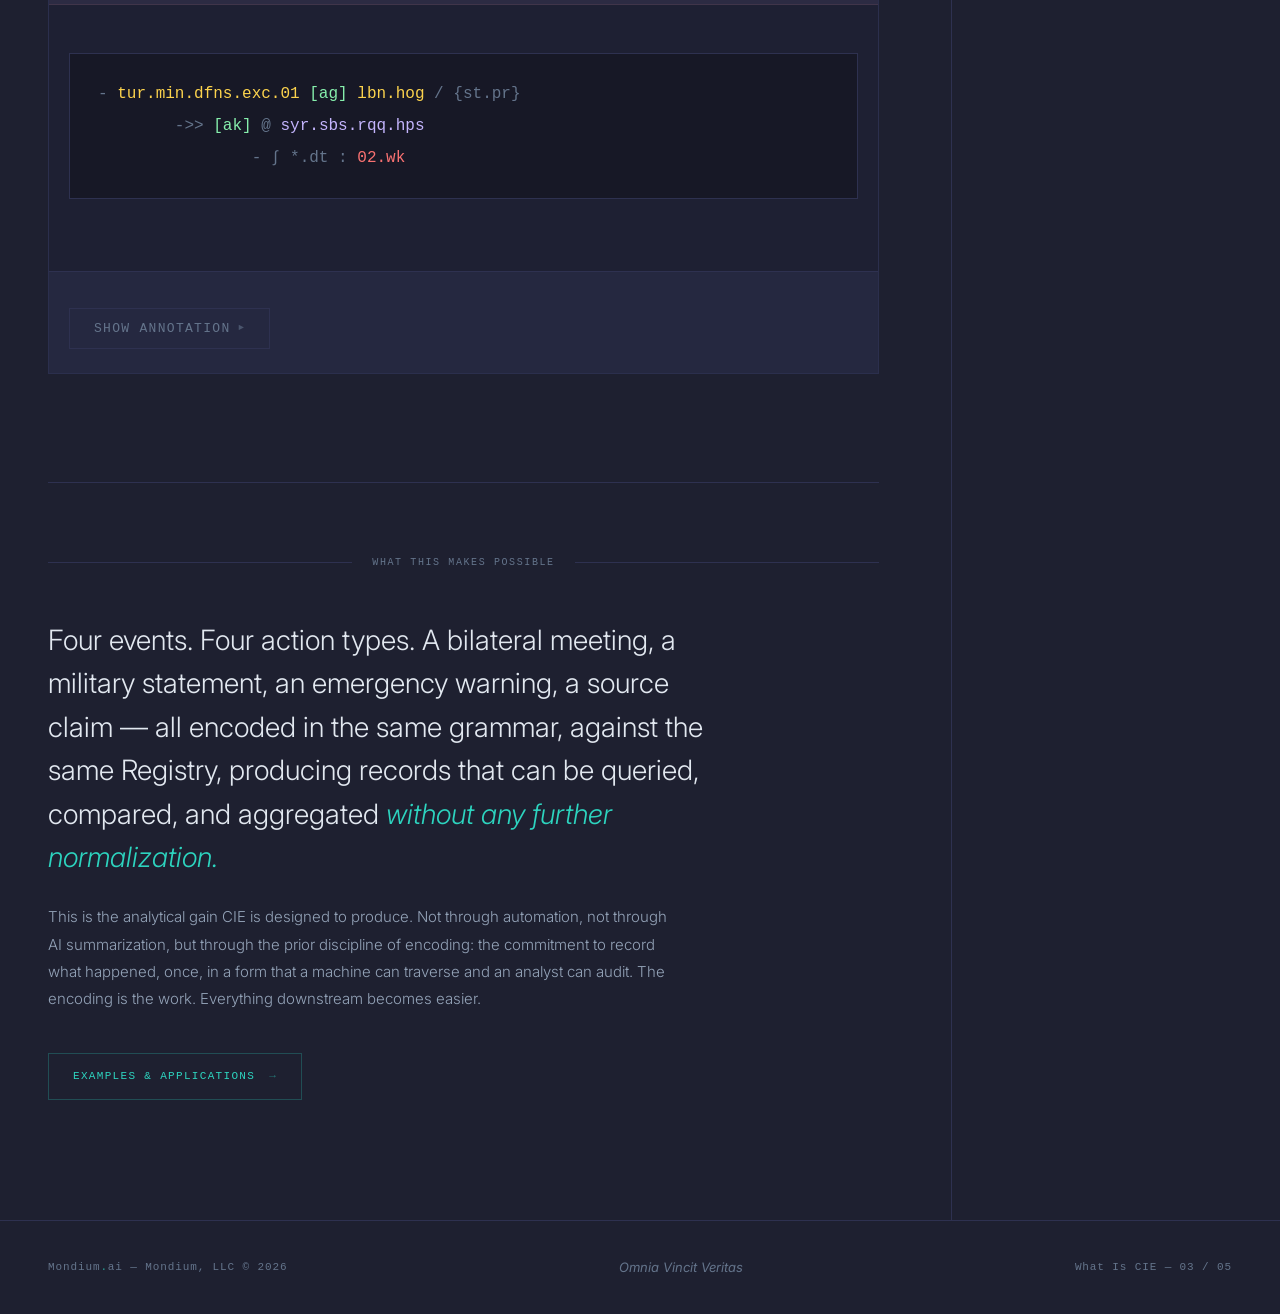
<file: cie.html>
<!DOCTYPE html>
<html lang="en">
<head>
<meta charset="UTF-8">
<meta name="viewport" content="width=device-width, initial-scale=1.0">
<title>What Is CIE — Mondium</title>
<link rel="icon" type="image/svg+xml" href="mondium-favicon.svg">
<link rel="stylesheet" href="https://fonts.googleapis.com/css2?family=Inter:wght@300;400;500&family=PT+Mono&display=swap">
<link rel="stylesheet" href="style.css">
<style>
.page-header-grid {
  display: grid;
  grid-template-columns: 1fr 380px;
  gap: 80px;
  align-items: end;
}

.principle-list { border: 1px solid var(--border-med); background: var(--bg-card); }
.principle-row { display: flex; gap: 16px; align-items: flex-start; padding: 16px 20px; border-bottom: 1px solid var(--border); }
.principle-row:last-child { border-bottom: none; }
.principle-glyph { font-family: var(--mono); font-size: 10px; color: var(--accent); opacity: 0.55; min-width: 20px; padding-top: 2px; }
.principle-text { font-size: 13px; font-weight: 300; line-height: 1.55; color: var(--text-secondary); }
.principle-text strong { font-weight: 500; color: var(--text-primary); }

.cie-entry {
  padding: 72px 0;
  border-bottom: 1px solid var(--border);
  opacity: 0;
  transform: translateY(20px);
  transition: opacity 0.7s ease, transform 0.7s ease;
}
.cie-entry.visible { opacity: 1; transform: translateY(0); }
.cie-entry:last-of-type { border-bottom: none; }

.encoding-block { margin: 36px 0; border: 1px solid var(--border-med); background: var(--bg-card); overflow: hidden; }

.encoding-header { padding: 12px 20px; border-bottom: 1px solid var(--border); display: flex; align-items: center; justify-content: space-between; }
.encoding-title { font-family: var(--mono); font-size: 12px; letter-spacing: 0.12em; text-transform: uppercase; color: var(--text-tertiary); }
.encoding-badges { display: flex; gap: 8px; align-items: center; }
.badge { font-family: var(--mono); font-size: 11px; letter-spacing: 0.1em; text-transform: uppercase; padding: 4px 10px; border: 1px solid; }
.badge-osint  { color: var(--mono-green); border-color: rgba(122,184,154,0.3); }
.badge-rumint { color: var(--mono-red);   border-color: rgba(200,122,122,0.3); }
.badge-parsed { color: var(--text-tertiary); border-color: var(--border); }

.encoding-body { padding: 24px 20px; }

.rumint-header {
  font-family: var(--mono);
  font-size: 11px;
  line-height: 2;
  color: var(--text-tertiary);
  padding: 14px 20px;
  background: rgba(200,122,122,0.04);
  border-bottom: 1px solid rgba(200,122,122,0.12);
  display: grid;
  grid-template-columns: 1fr 1fr;
  gap: 0 24px;
}
.rh-field { display: flex; gap: 10px; }
.rh-key { color: var(--text-tertiary); }
.rh-val { color: var(--mono-red); opacity: 0.8; }

.cie-expression {
  font-family: var(--mono);
  font-size: 16px;
  line-height: 2;
  background: rgba(0,0,0,0.25);
  border: 1px solid var(--border);
  padding: 24px 28px;
  overflow-x: auto;
  white-space: pre;
}

.caption-block { padding: 20px 20px 24px; border-top: 1px solid var(--border); }
.caption-text { font-size: 14px; font-weight: 300; line-height: 1.75; color: var(--text-secondary); font-style: italic; margin-bottom: 14px; }

.annotation-toggle {
  font-family: var(--mono);
  font-size: 13px;
  letter-spacing: 0.1em;
  text-transform: uppercase;
  color: var(--text-tertiary);
  background: none;
  border: 1px solid var(--border);
  padding: 12px 24px;
  cursor: pointer;
  transition: color 0.2s, border-color 0.2s;
  display: inline-flex;
  align-items: center;
  gap: 8px;
}
.annotation-toggle:hover { color: var(--accent); border-color: rgba(196,180,154,0.3); }
.toggle-arrow { display: inline-block; transition: transform 0.25s ease; font-size: 9px; opacity: 0.6; }
.annotation-toggle.open .toggle-arrow { transform: rotate(90deg); }

.annotation-panel { display: none; margin-top: 16px; border: 1px solid var(--border); }
.annotation-panel.open { display: grid; grid-template-columns: 1fr 1fr; }
.ann-item { padding: 20px 24px; border-right: 1px solid var(--border); border-bottom: 1px solid var(--border); }
.ann-item:nth-child(even) { border-right: none; }
.ann-item:last-child { border-bottom: none; }
.ann-item:nth-last-child(2):nth-child(odd) { border-bottom: none; }
.ann-token { font-family: var(--mono); font-size: 15px; margin-bottom: 8px; }
.ann-label { font-size: 14px; font-weight: 300; color: var(--text-secondary); line-height: 1.65; }

.conclusion-entry {
  padding: 72px 0 0;
  opacity: 0;
  transform: translateY(20px);
  transition: opacity 0.7s ease, transform 0.7s ease;
}
.conclusion-entry.visible { opacity: 1; transform: translateY(0); }
.conclusion-rule { display: flex; align-items: center; gap: 20px; margin-bottom: 48px; }
.conclusion-rule::before, .conclusion-rule::after { content: ''; flex: 1; height: 1px; background: var(--border); }
.conclusion-rule span { font-family: var(--mono); font-size: 10px; letter-spacing: 0.16em; text-transform: uppercase; color: var(--text-tertiary); white-space: nowrap; }
.conclusion-text { font-family: var(--serif); font-weight: 300; font-size: clamp(20px, 2.5vw, 28px); line-height: 1.55; color: var(--text-primary); max-width: 680px; margin-bottom: 24px; }
.conclusion-text em { font-style: italic; color: var(--accent); }
.conclusion-body { font-size: 15px; font-weight: 300; line-height: 1.82; color: var(--text-secondary); max-width: 620px; margin-bottom: 40px; }

@media (max-width: 1024px) {
  .page-header-grid { grid-template-columns: 1fr; gap: 40px; }
  .annotation-panel.open { grid-template-columns: 1fr; }
  .ann-item { border-right: none; padding: 16px 18px; }
  .ann-item:nth-last-child(2):nth-child(odd) { border-bottom: 1px solid var(--border); }
  .ann-item:last-child { border-bottom: none; }
  .ann-token { font-size: 13px; }
  .ann-label { font-size: 13px; }
  .rumint-header { grid-template-columns: 1fr; }
}
</style>
</head>
<body>
<div class="page-wrap">

<nav>
  <div class="nav-inner">
    <button class="hamburger" id="hamburger-btn" aria-label="Open menu">
      <span></span><span></span><span></span>
    </button>
  </div>
</nav>

<div class="page-container">

  <div class="page-header">
    <div class="breadcrumb">
      <a href="index.html">Mondium</a>
      <span class="breadcrumb-sep">/</span>
      <span class="breadcrumb-current">What Is CIE</span>
    </div>

    <div class="page-header-grid">
      <div>
        <h1 class="page-title">A structured language for <em>precision encoding</em></h1>
        <p class="page-intro">Compressed Information Expression is a domain-specific encoding language for discrete, observable political events. Human-authored for fidelity. Machine-parseable for scale. Governed by specification for consistency across analysts, time, and geography.</p>
      </div>
      <div>
        <div class="principle-list">
          <div class="principle-row">
            <span class="principle-glyph">I</span>
            <span class="principle-text"><strong>Observable events only.</strong> CIE encodes what can be directly verified — actions taken by identified actors in the real world. Intent, interpretation, and narrative remain outside the specification.</span>
          </div>
          <div class="principle-row">
            <span class="principle-glyph">II</span>
            <span class="principle-text"><strong>Maximum semantic density.</strong> Every token carries governed meaning. The same encoding produced by different analysts at different times is directly comparable — by design.</span>
          </div>
          <div class="principle-row">
            <span class="principle-glyph">III</span>
            <span class="principle-text"><strong>Valence normalization.</strong> Action codes carry no built-in directional bias. Analytical valence is encoded explicitly where it exists — never baked silently into the action type.</span>
          </div>
          <div class="principle-row">
            <span class="principle-glyph">IV</span>
            <span class="principle-text"><strong>A governed expansion path.</strong> CIE 1.0 is a stable base specification with a formal extension architecture. The foundation does not shift as the vocabulary grows.</span>
          </div>
        </div>
      </div>
    </div>
  </div>

  <div class="content-body">
    <div class="content-main">

      <!-- INTRO -->
      <div class="cie-entry" id="entry-intro">
        <div class="entry-meta">
          <span class="entry-tag">The Architecture</span>
        </div>
        <h2 class="entry-h">Coverage built for <em>the analyst and the database.</em></h2>
        <div class="entry-body">
          <p>CIE expressions are built from two separable layers. The grammar defines how tokens are composed, how clauses are structured, and how meaning derives from their combination. The Registry — a managed, versioned vocabulary — defines what those tokens resolve to: the specific named codes for actors, institutions, positions, actions, domains, and locations that give CIE expressions their semantic content.</p>
          <p>An expression is syntactically valid by reference to the grammar alone. It is semantically valid from its resolution by the Registry. This separation is foundational: it allows the grammar to be stable while the vocabulary can grow, and it ensures persistent consistency of exact meaning, independent of the time, place, or circumstances of the encoding.</p>
          <div class="callout">
            <span class="callout-icon">—</span>
            <p class="callout-text">CIE is not an 'adaptation' or 'translation' of a separate source article, which is necessarily informationally lossy. It is instead an authoritative and formal encoding on its own.</p>
          </div>
          <p>The examples below are drawn from real events across different action types and information environments. They are not edge cases chosen to show the system's range — they are representative of what a working analyst encodes on any given day. The complexity varies; the underlying logic is the same throughout.</p>
        </div>
      </div>

      <!-- EXAMPLE 1 — Modi / Putin bilateral -->
      <div class="cie-entry" id="entry-1">
        <div class="entry-meta">
          <span class="entry-num">01</span>
          <span class="entry-tag">Bilateral Meeting / OSINT</span>
        </div>
        <h2 class="entry-h">Head of government bilateral <em>with domain scope and temporal span</em></h2>
        <div class="entry-body">
          <p>A bilateral meeting between heads of state with senior ministerial participation, covering multiple defined domains, at a specified location, over a bounded time period. This is among the most common event types in political encoding — and the one where prose reporting most reliably loses the structurally important detail.</p>
        </div>

        <div class="encoding-block">
          <div class="encoding-header">
            <span class="encoding-title">CIE Expression</span>
            <div class="encoding-badges">
              <span class="badge badge-osint">OSINT</span>
              <span class="badge badge-parsed">Parsed</span>
            </div>
          </div>
          <div class="encoding-body">
<pre class="cie-expression"><span class="tok-actor">ind.hog</span> <span class="tok-operator">&lt;</span><span class="tok-action">[mt]</span><span class="tok-operator">&gt;</span>
	<span class="tok-operator">-</span> <span class="tok-actor">rus.hos</span><span class="tok-operator">,</span> <span class="tok-actor">rus.min.dfns.exc.01</span> <span class="tok-operator">@</span> <span class="tok-location">ind.hps</span>
		<span class="tok-operator">-</span> <span class="tok-operator">&lt;{sp}&gt;</span> <span class="tok-operator">$</span> <span class="tok-domain">eng.hyc</span><span class="tok-operator">,</span> <span class="tok-domain">eng.nuc</span>
	<span class="tok-operator">-</span> <span class="tok-actor">rus.hos</span> <span class="tok-operator">&gt; @</span> <span class="tok-location">*.loc</span> <span class="tok-operator">&#x222b;</span> <span class="tok-value">04122025:05122025</span></pre>
          </div>
          <div class="caption-block">
            <button class="annotation-toggle" onclick="toggleAnnotation(this,'ann-1')">
              Show annotation <span class="toggle-arrow">&#9658;</span>
            </button>
            <div id="ann-1" class="annotation-panel">
              <div class="ann-item">
                <div class="ann-token"><span class="tok-actor">ind.hog</span></div>
                <div class="ann-label">India / Head of Government — subject of the senior clause</div>
              </div>
              <div class="ann-item">
                <div class="ann-token"><span class="tok-operator">&lt;</span><span class="tok-action">[mt]</span><span class="tok-operator">&gt;</span></div>
                <div class="ann-label">Bilateral action: meet. Angle brackets encode bilaterality — both parties are principal actors.</div>
              </div>
              <div class="ann-item">
                <div class="ann-token"><span class="tok-actor">rus.hos</span><span class="tok-operator">, </span><span class="tok-actor">rus.min.dfns.exc.01</span></div>
                <div class="ann-label">Russia / Head of State and Russia / Ministry of Defence / Executive Position 01 — bilateral counterparties attending</div>
              </div>
              <div class="ann-item">
                <div class="ann-token"><span class="tok-operator">@ </span><span class="tok-location">ind.hps</span></div>
                <div class="ann-label">Location: India / Head of State official residence — where the meeting took place</div>
              </div>
              <div class="ann-item">
                <div class="ann-token"><span class="tok-operator">&lt;{sp}&gt; $ </span><span class="tok-domain">eng.hyc</span><span class="tok-operator">, </span><span class="tok-domain">eng.nuc</span></div>
                <div class="ann-label">Bilateral discussion of domains: Energy / Hydrocarbon and Energy / Nuclear — the defined subject matter of the meeting</div>
              </div>
              <div class="ann-item">
                <div class="ann-token"><span class="tok-operator">&#x222b; </span><span class="tok-value">04122025:05122025</span></div>
                <div class="ann-label">Temporal span: 4–5 December 2025. The &#x222b; operator encodes a bounded duration rather than a single date.</div>
              </div>
            </div>
          </div>
        </div>
      </div>

      <!-- EXAMPLE 2 — Thai Army statement -->
      <div class="cie-entry" id="entry-2">
        <div class="entry-meta">
          <span class="entry-num">02</span>
          <span class="entry-tag">Military Statement / OSINT</span>
        </div>
        <h2 class="entry-h">Official military statement describing <em>cross-border incidents with coordinates and casualties</em></h2>
        <div class="entry-body">
          <p>A defense ministry spokesperson issues a public description of armed incidents at an international border, including approximate coordinates, unit-level force identifications, and casualty data. This encoding illustrates how CIE handles geographic precision, the separation of the statement act from the events being described within it, and quantified casualty reporting in a subsidiary clause.</p>
        </div>

        <div class="encoding-block">
          <div class="encoding-header">
            <span class="encoding-title">CIE Expression</span>
            <div class="encoding-badges">
              <span class="badge badge-osint">OSINT</span>
              <span class="badge badge-parsed">Parsed</span>
            </div>
          </div>
          <div class="encoding-body">
<pre class="cie-expression"><span class="tok-actor">tha.min.dfns.ary.spx</span> <span class="tok-action">[st.ds]</span>
	<span class="tok-operator">-</span> <span class="tok-actor">tha.ary</span> <span class="tok-operator">{ak}</span> <span class="tok-actor">khm.loc.3+</span>
		<span class="tok-operator">-</span> <span class="tok-operator">{ak}</span> <span class="tok-operator">@ &#x222b; ~</span> <span class="tok-location">(13.9.no, 103.2.es)</span><span class="tok-operator">.loc</span> <span class="tok-operator">#</span> <span class="tok-actor">*.ary</span><span class="tok-operator">,</span> <span class="tok-actor">*.arf</span>
		<span class="tok-operator">-</span><span class="tok-action">[cl.uv]</span> <span class="tok-actor">khm.ary</span> <span class="tok-action">[nu]</span> <span class="tok-actor">tha.ary.unk.1+</span> <span class="tok-action">[ij]</span> <span class="tok-operator">*.8.+</span></pre>
          </div>
          <div class="caption-block">
            <button class="annotation-toggle" onclick="toggleAnnotation(this,'ann-2')">
              Show annotation <span class="toggle-arrow">&#9658;</span>
            </button>
            <div id="ann-2" class="annotation-panel">
              <div class="ann-item">
                <div class="ann-token"><span class="tok-actor">tha.min.dfns.ary.spx</span></div>
                <div class="ann-label">Thailand / Ministry of Defence / Army / Spokesperson — the acting subject issuing the statement</div>
              </div>
              <div class="ann-item">
                <div class="ann-token"><span class="tok-action">[st.ds]</span></div>
                <div class="ann-label">Action: Statement / Describe. Encodes the statement act itself — not the incidents described within it. The distinction is deliberate and analytically significant.</div>
              </div>
              <div class="ann-item">
                <div class="ann-token"><span class="tok-actor">tha.ary</span> <span class="tok-operator">{ak}</span> <span class="tok-actor">khm.loc.3+</span></div>
                <div class="ann-label">Thai Army engaged by three or more Cambodian local forces — the event the statement describes</div>
              </div>
              <div class="ann-item">
                <div class="ann-token"><span class="tok-operator">@ &#x222b; ~</span> <span class="tok-location">(13.9.no, 103.2.es)</span></div>
                <div class="ann-label">Approximate coordinate location spanning an area: ~13.9°N, 103.2°E. The &#x222b; marks a locative span; ~ marks approximation.</div>
              </div>
              <div class="ann-item">
                <div class="ann-token"><span class="tok-operator"># </span><span class="tok-actor">*.ary</span><span class="tok-operator">, </span><span class="tok-actor">*.arf</span></div>
                <div class="ann-label">Force identifiers: Army and Air Force — participating units resolved anaphorically from previously established actors</div>
              </div>
              <div class="ann-item">
                <div class="ann-token"><span class="tok-action">[cl.uv]</span> <span class="tok-actor">khm.ary</span> <span class="tok-action">[nu]</span> <span class="tok-actor">tha.ary.unk.1+</span> <span class="tok-action">[ij]</span> <span class="tok-operator">*.8.+</span></div>
                <div class="ann-label">Subsidiary clause: Cambodian Army neutralized one or more unknown Thai personnel; eight or more additional casualties injured</div>
              </div>
            </div>
          </div>
        </div>
      </div>

      <!-- EXAMPLE 3 — Tsunami warning -->
      <div class="cie-entry" id="entry-3">
        <div class="entry-meta">
          <span class="entry-num">03</span>
          <span class="entry-tag">Emergency Warning / OSINT</span>
        </div>
        <h2 class="entry-h">Meteorological authority issues seismic and tsunami warnings <em>at coordinate and prefecture level</em></h2>
        <div class="entry-body">
          <p>A government meteorological agency issues a seismic event warning and a derived tsunami warning for named coastal prefectures. This example shows CIE at its most compressed — a high-information, time-critical event encoded in two subsidiary clauses. The brevity is not a limitation. When the event is discrete, the encoding needs nothing more.</p>
        </div>

        <div class="encoding-block">
          <div class="encoding-header">
            <span class="encoding-title">CIE Expression</span>
            <div class="encoding-badges">
              <span class="badge badge-osint">OSINT</span>
              <span class="badge badge-parsed">Parsed</span>
            </div>
          </div>
          <div class="encoding-body">
<pre class="cie-expression"><span class="tok-actor">jpn.min.infr.mteo.spx</span> <span class="tok-action">[st.wr]</span>

	<span class="tok-operator">-</span> <span class="tok-operator">$</span> <span class="tok-domain">natx.smsc</span> <span class="tok-operator">~</span> <span class="tok-operator">@</span> <span class="tok-location">(40.8.no, 143.2.es)</span>

	<span class="tok-operator">-</span> <span class="tok-operator">{st.wr}</span> <span class="tok-domain">natx.tsun</span> <span class="tok-operator">@</span> <span class="tok-location">jpn.sbs.amr</span><span class="tok-operator">,</span> <span class="tok-location">*.hkk</span><span class="tok-operator">,</span> <span class="tok-location">*.iwt</span></pre>
          </div>
          <div class="caption-block">
            <button class="annotation-toggle" onclick="toggleAnnotation(this,'ann-3')">
              Show annotation <span class="toggle-arrow">&#9658;</span>
            </button>
            <div id="ann-3" class="annotation-panel">
              <div class="ann-item">
                <div class="ann-token"><span class="tok-actor">jpn.min.infr.mteo.spx</span></div>
                <div class="ann-label">Japan / Ministry of Infrastructure / Meteorological Agency / Spokesperson</div>
              </div>
              <div class="ann-item">
                <div class="ann-token"><span class="tok-action">[st.wr]</span></div>
                <div class="ann-label">Action: Statement / Warn. The formal warning issuance is the encodable event.</div>
              </div>
              <div class="ann-item">
                <div class="ann-token"><span class="tok-domain">natx.smsc</span> <span class="tok-operator">~ @ </span><span class="tok-location">(40.8.no, 143.2.es)</span></div>
                <div class="ann-label">Natural event: seismic. Approximate location ~40.8°N, 143.2°E — the epicentre warned about in the first clause</div>
              </div>
              <div class="ann-item">
                <div class="ann-token"><span class="tok-operator">{st.wr} </span><span class="tok-domain">natx.tsun</span></div>
                <div class="ann-label">Anaphoric reference to the prior warning action; object: natural event / tsunami — the secondary warning derived from the seismic event</div>
              </div>
              <div class="ann-item">
                <div class="ann-token"><span class="tok-location">jpn.sbs.amr</span><span class="tok-operator">, </span><span class="tok-location">*.hkk</span><span class="tok-operator">, </span><span class="tok-location">*.iwt</span></div>
                <div class="ann-label">Three affected prefectures: Aomori, Hokkaido, Iwate. Second and third resolved anaphorically — avoiding repetition of the country code.</div>
              </div>
            </div>
          </div>
        </div>
      </div>

      <!-- EXAMPLE 4 — RUMINT / Turkey-Lebanon -->
      <div class="cie-entry" id="entry-4">
        <div class="entry-meta">
          <span class="entry-num">04</span>
          <span class="entry-tag">Defense Claim / RUMINT</span>
        </div>
        <h2 class="entry-h">Source claim on nonpublic military coordination, <em>with full credibility metadata</em></h2>
        <div class="entry-body">
          <p>Not all political information arrives publicly confirmed. A substantial share of what matters in intelligence and risk analysis comes through channels that require explicit sourcing and credibility assessment before the underlying claim can be used analytically. CIE encodes RUMINT as a first-class information type — with its own metadata header, its own credibility vocabulary, and its own rules for how source claims interact with the confirmed event record. The structure below is not a workaround. It is a designed capability.</p>
        </div>

        <div class="encoding-block">
          <div class="encoding-header">
            <span class="encoding-title">CIE Expression</span>
            <div class="encoding-badges">
              <span class="badge badge-rumint">RUMINT</span>
              <span class="badge badge-parsed">Parsed</span>
            </div>
          </div>
          <div class="rumint-header">
            <div class="rh-field"><span class="rh-key">Source:</span><span class="rh-val">6512.2983</span></div>
            <div class="rh-field"><span class="rh-key">Rel / Cred:</span><span class="rh-val">C4</span></div>
            <div class="rh-field"><span class="rh-key">Conf:</span><span class="rh-val">Med</span></div>
            <div class="rh-field"><span class="rh-key">Func:</span><span class="rh-val">Atm / Elite-Weak</span></div>
          </div>
          <div class="encoding-body">
<pre class="cie-expression"><span class="tok-operator">-</span> <span class="tok-actor">tur.min.dfns.exc.01</span> <span class="tok-action">[ag]</span> <span class="tok-actor">lbn.hog</span> <span class="tok-operator">/</span> <span class="tok-operator">{st.pr}</span>
	<span class="tok-operator">-&gt;&gt;</span> <span class="tok-action">[ak]</span> <span class="tok-operator">@</span> <span class="tok-location">syr.sbs.rqq.hps</span>
		<span class="tok-operator">-</span> <span class="tok-operator">&#x222b;</span> <span class="tok-operator">*.dt :</span> <span class="tok-value">02.wk</span></pre>
          </div>
          <div class="caption-block">
            <button class="annotation-toggle" onclick="toggleAnnotation(this,'ann-4')">
              Show annotation <span class="toggle-arrow">&#9658;</span>
            </button>
            <div id="ann-4" class="annotation-panel">
              <div class="ann-item">
                <div class="ann-token"><span class="tok-meta">Source: 6512.2983 &nbsp;/&nbsp; Rel/Cred: C4</span></div>
                <div class="ann-label">Registry source identifier with credibility rating — sourcing metadata that travels with the encoding and does not touch the event body</div>
              </div>
              <div class="ann-item">
                <div class="ann-token"><span class="tok-meta">Func: Atm / Elite-Weak</span></div>
                <div class="ann-label">Source functional classification: access through atmospheric channels to elite-level actors, assessed as weak reliability</div>
              </div>
              <div class="ann-item">
                <div class="ann-token"><span class="tok-actor">tur.min.dfns.exc.01</span> <span class="tok-action">[ag]</span> <span class="tok-actor">lbn.hog</span></div>
                <div class="ann-label">Turkey / Ministry of Defence / Executive Position 01 engaged Lebanon / Head of Government — the claimed bilateral contact</div>
              </div>
              <div class="ann-item">
                <div class="ann-token"><span class="tok-operator">/ {st.pr}</span></div>
                <div class="ann-label">Conditionality marker: what follows is contingent on the prior statement/proposal — explicitly encoding the conditional character of the claim</div>
              </div>
              <div class="ann-item">
                <div class="ann-token"><span class="tok-operator">&gt;&gt; </span><span class="tok-action">[ak]</span> <span class="tok-operator">@ </span><span class="tok-location">syr.sbs.rqq.hps</span></div>
                <div class="ann-label">Proposed future action: armed engagement at Syria / Raqqa Governorate / specified location — claimed forward intent, not confirmed event</div>
              </div>
              <div class="ann-item">
                <div class="ann-token"><span class="tok-operator">&#x222b; *.dt : </span><span class="tok-value">02.wk</span></div>
                <div class="ann-label">Temporal span: from event date, two weeks forward — the claimed window for the proposed action</div>
              </div>
            </div>
          </div>
        </div>
      </div>

      <!-- CONCLUSION -->
      <div class="conclusion-entry" id="conclusion">
        <div class="conclusion-rule"><span>What this makes possible</span></div>
        <p class="conclusion-text">Four events. Four action types. A bilateral meeting, a military statement, an emergency warning, a source claim — all encoded in the same grammar, against the same Registry, producing records that can be queried, compared, and aggregated <em>without any further normalization.</em></p>
        <p class="conclusion-body">This is the analytical gain CIE is designed to produce. Not through automation, not through AI summarization, but through the prior discipline of encoding: the commitment to record what happened, once, in a form that a machine can traverse and an analyst can audit. The encoding is the work. Everything downstream becomes easier.</p>
        <a href="examples.html" class="next-page-link">Examples &amp; Applications <span>→</span></a>
      </div>

    </div><!-- /content-main -->

    <div class="content-sidebar">
      <div class="sidebar-progress" id="progress-nav">
        <div class="progress-item active" data-target="entry-intro">
          <div class="progress-dot"></div>
          <span class="progress-label">The Architecture</span>
        </div>
        <div class="progress-item" data-target="entry-1">
          <div class="progress-dot"></div>
          <span class="progress-label">Bilateral Meeting</span>
        </div>
        <div class="progress-item" data-target="entry-2">
          <div class="progress-dot"></div>
          <span class="progress-label">Military Statement</span>
        </div>
        <div class="progress-item" data-target="entry-3">
          <div class="progress-dot"></div>
          <span class="progress-label">Emergency Warning</span>
        </div>
        <div class="progress-item" data-target="entry-4">
          <div class="progress-dot"></div>
          <span class="progress-label">RUMINT Claim</span>
        </div>
      </div>
      <div class="sidebar-cta">
        <div class="sidebar-cta-label">Next</div>
        <p>Where CIE applies — use cases across political risk, intelligence, and quantitative analysis.</p>
        <a href="examples.html" class="sidebar-cta-link">Examples &amp; Applications →</a>
      </div>
    </div>

  </div><!-- /content-body -->
</div><!-- /page-container -->

<footer>
  <span class="footer-left">Mondium<em>.</em>ai — Mondium, LLC © 2026</span>
  <span class="footer-motto">Omnia Vincit Veritas</span>
  <span class="footer-right">What Is CIE — 03 / 05</span>
</footer>

</div><!-- /page-wrap -->

<script>
function toggleAnnotation(btn, panelId) {
  const panel = document.getElementById(panelId);
  const isOpen = panel.classList.contains('open');
  panel.classList.toggle('open', !isOpen);
  btn.classList.toggle('open', !isOpen);
  btn.childNodes[0].textContent = isOpen ? 'Show annotation ' : 'Hide annotation ';
}

const entries = document.querySelectorAll('.cie-entry, .conclusion-entry');
const revealObs = new IntersectionObserver((items) => {
  items.forEach(item => { if (item.isIntersecting) item.target.classList.add('visible'); });
}, { threshold: 0.06 });
entries.forEach(e => revealObs.observe(e));

const progressItems = document.querySelectorAll('.progress-item[data-target]');
const progressObs = new IntersectionObserver((items) => {
  items.forEach(item => {
    if (item.isIntersecting && item.intersectionRatio > 0.15) {
      const id = item.target.id;
      progressItems.forEach(p => p.classList.toggle('active', p.dataset.target === id));
    }
  });
}, { threshold: 0.15, rootMargin: '-10% 0px -60% 0px' });
document.querySelectorAll('[id^="entry"], #conclusion').forEach(e => progressObs.observe(e));
</script>

<!-- SLIDE MENU -->
<div class="menu-backdrop" id="menu-backdrop"></div>
<div class="menu-panel" id="menu-panel">
  <button class="menu-close" id="menu-close" aria-label="Close menu">✕</button>
  <nav class="menu-nav">
    <a href="index.html">Home</a>
    <a href="problem.html">The Problem</a>
    <a href="cie.html" class="active">What Is CIE</a>
    <a href="examples.html">Examples</a>
    <a href="contact.html">Contact</a>
  </nav>
  <div class="menu-footer"><span class="menu-motto">Omnia Vincit Veritas</span></div>
</div>

<script>
const hamburgerBtn = document.getElementById('hamburger-btn');
const menuPanel    = document.getElementById('menu-panel');
const menuBackdrop = document.getElementById('menu-backdrop');
const menuClose    = document.getElementById('menu-close');
function openMenu()  { menuPanel.classList.add('open'); menuBackdrop.classList.add('open'); document.body.style.overflow = 'hidden'; }
function closeMenu() { menuPanel.classList.remove('open'); menuBackdrop.classList.remove('open'); document.body.style.overflow = ''; }
hamburgerBtn.addEventListener('click', openMenu);
menuClose.addEventListener('click', closeMenu);
menuBackdrop.addEventListener('click', closeMenu);
document.querySelectorAll('.menu-nav a').forEach(a => a.addEventListener('click', closeMenu));
</script>
</body>
</html>
</file>
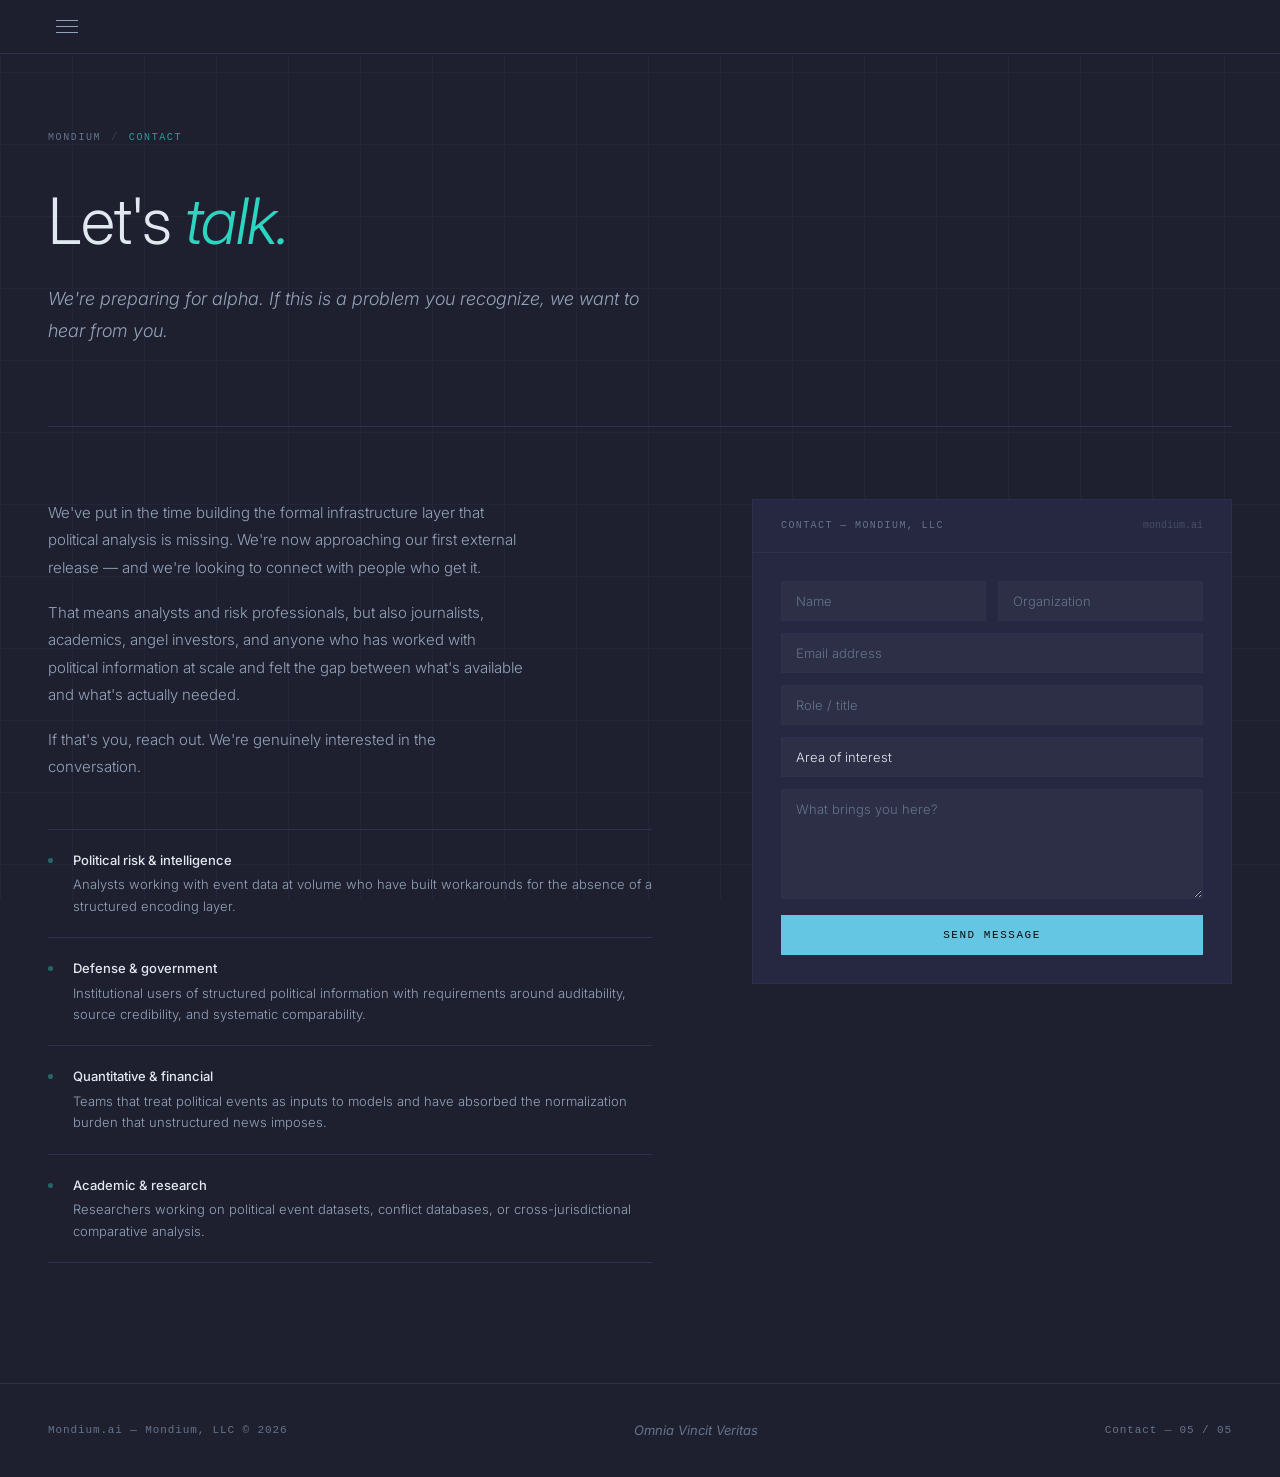
<file: contact.html>
<!DOCTYPE html>
<html lang="en">
<head>
<meta charset="UTF-8">
<meta name="viewport" content="width=device-width, initial-scale=1.0">
<title>Contact — Mondium</title>
<link rel="stylesheet" href="https://fonts.googleapis.com/css2?family=Inter:wght@300;400;500&family=PT+Mono&display=swap">
<link rel="stylesheet" href="style.css">
<style>
.contact-layout {
  display: grid;
  grid-template-columns: 1fr 480px;
  gap: 100px;
  align-items: start;
  padding-top: 72px;
  padding-bottom: 120px;
}

.contact-left h2 {
  font-family: var(--serif);
  font-weight: 300;
  font-size: clamp(26px, 3.5vw, 40px);
  line-height: 1.2;
  color: var(--text-primary);
  margin-bottom: 24px;
}
.contact-left h2 em { font-style: italic; color: var(--accent); }

.contact-left p {
  font-size: 15px;
  font-weight: 300;
  line-height: 1.82;
  color: var(--text-secondary);
  margin-bottom: 18px;
  max-width: 480px;
}

.contact-contexts {
  margin-top: 48px;
  display: flex;
  flex-direction: column;
  border-top: 1px solid var(--border);
}

.context-item {
  display: flex;
  gap: 20px;
  align-items: flex-start;
  padding: 20px 0;
  border-bottom: 1px solid var(--border);
}

.context-dot {
  width: 5px;
  height: 5px;
  border-radius: 50%;
  background: var(--accent);
  opacity: 0.4;
  margin-top: 8px;
  flex-shrink: 0;
}

.context-text {
  font-size: 13px;
  font-weight: 300;
  line-height: 1.65;
  color: var(--text-secondary);
}

.context-text strong {
  font-weight: 500;
  color: var(--text-primary);
  display: block;
  margin-bottom: 3px;
}

/* FORM */
.contact-form-wrap {
  border: 1px solid var(--border-med);
  background: var(--bg-card);
}

.form-header {
  padding: 18px 28px;
  border-bottom: 1px solid var(--border);
  display: flex;
  align-items: center;
  justify-content: space-between;
}

.form-header-label {
  font-family: var(--mono);
  font-size: 10px;
  letter-spacing: 0.14em;
  text-transform: uppercase;
  color: var(--text-tertiary);
}

.form-header-enc {
  font-family: var(--mono);
  font-size: 10px;
  color: var(--text-tertiary);
  opacity: 0.5;
}

.contact-form {
  padding: 28px;
  display: flex;
  flex-direction: column;
  gap: 12px;
}

.form-row { display: grid; grid-template-columns: 1fr 1fr; gap: 12px; }

.contact-form input,
.contact-form textarea,
.contact-form select {
  background: rgba(255,255,255,0.03);
  border: 1px solid var(--border-med);
  color: var(--text-primary);
  font-family: var(--sans);
  font-size: 13px;
  font-weight: 300;
  padding: 11px 14px;
  outline: none;
  transition: border-color 0.2s, background 0.2s;
  width: 100%;
  appearance: none;
  -webkit-appearance: none;
  border-radius: 0;
}

.contact-form input::placeholder,
.contact-form textarea::placeholder {
  color: var(--text-tertiary);
}

.contact-form input:focus,
.contact-form textarea:focus,
.contact-form select:focus {
  border-color: var(--border-accent);
  background: rgba(255,255,255,0.05);
}

.contact-form select option {
  background: #18181c;
  color: var(--text-primary);
}

.contact-form textarea {
  resize: vertical;
  min-height: 110px;
}

.form-submit {
  font-family: var(--mono);
  font-size: 11px;
  letter-spacing: 0.14em;
  text-transform: uppercase;
  color: #0a0a0b;
  background: oklch(0.78 0.10 220);
  border: none;
  padding: 14px;
  cursor: pointer;
  transition: opacity 0.2s;
  width: 100%;
  margin-top: 4px;
}
.form-submit:hover { opacity: 0.88; }

.form-confirm {
  display: none;
  padding: 28px;
  text-align: center;
}
.form-confirm-inner {
  font-family: var(--mono);
  font-size: 12px;
  letter-spacing: 0.1em;
  color: var(--mono-green);
  line-height: 2;
}
.form-confirm-sub {
  font-size: 13px;
  font-weight: 300;
  color: var(--text-tertiary);
  margin-top: 8px;
  font-family: var(--sans);
  letter-spacing: 0;
}

@media (max-width: 1024px) {
  .contact-layout { grid-template-columns: 1fr; gap: 48px; }
  .form-row { grid-template-columns: 1fr; }
}

.form-field-error {
  font-family: var(--mono);
  font-size: 10px;
  letter-spacing: 0.08em;
  color: #f87171;
  margin-top: 4px;
}
#form-error {
  font-family: var(--sans);
  font-size: 13px;
  font-weight: 300;
  color: #f87171;
  line-height: 1.6;
  margin-top: 10px;
  display: none;
}
#form-error a {
  color: var(--accent);
  text-decoration: none;
  border-bottom: 1px solid rgba(45,212,191,0.3);
}
</style>
</head>
<body>
<div class="page-wrap">

<nav>
  <div class="nav-inner">
    <button class="hamburger" id="hamburger-btn" aria-label="Open menu">
      <span></span><span></span><span></span>
    </button>
  </div>
</nav>

<div class="page-container">

  <div class="page-header">
    <div class="breadcrumb">
      <a href="index.html">Mondium</a>
      <span class="breadcrumb-sep">/</span>
      <span class="breadcrumb-current">Contact</span>
    </div>
    <h1 class="page-title">Let's <em>talk.</em></h1>
    <p class="page-intro">We're preparing for alpha. If this is a problem you recognize, we want to hear from you.</p>
  </div>

  <div class="contact-layout">

    <div class="contact-left">
      <p>We've put in the time building the formal infrastructure layer that political analysis is missing. We're now approaching our first external release — and we're looking to connect with people who get it.</p>
      <p>That means analysts and risk professionals, but also journalists, academics, angel investors, and anyone who has worked with political information at scale and felt the gap between what's available and what's actually needed.</p>
      <p>If that's you, reach out. We're genuinely interested in the conversation.</p>

      <div class="contact-contexts">
        <div class="context-item">
          <div class="context-dot"></div>
          <div class="context-text">
            <strong>Political risk &amp; intelligence</strong>
            Analysts working with event data at volume who have built workarounds for the absence of a structured encoding layer.
          </div>
        </div>
        <div class="context-item">
          <div class="context-dot"></div>
          <div class="context-text">
            <strong>Defense &amp; government</strong>
            Institutional users of structured political information with requirements around auditability, source credibility, and systematic comparability.
          </div>
        </div>
        <div class="context-item">
          <div class="context-dot"></div>
          <div class="context-text">
            <strong>Quantitative &amp; financial</strong>
            Teams that treat political events as inputs to models and have absorbed the normalization burden that unstructured news imposes.
          </div>
        </div>
        <div class="context-item">
          <div class="context-dot"></div>
          <div class="context-text">
            <strong>Academic &amp; research</strong>
            Researchers working on political event datasets, conflict databases, or cross-jurisdictional comparative analysis.
          </div>
        </div>
      </div>
    </div>

    <div class="contact-form-wrap">
      <div class="form-header">
        <span class="form-header-label">Contact — Mondium, LLC</span>
        <span class="form-header-enc">mondium.ai</span>
      </div>

      <form class="contact-form" id="contact-form" onsubmit="handleSubmit(event)" novalidate>
        <div class="form-row">
          <input id="field-name"  type="text"  placeholder="Name">
          <input id="field-org"   type="text"  placeholder="Organization">
        </div>
        <input id="field-email" type="email" placeholder="Email address">
        <input id="field-role"  type="text"  placeholder="Role / title">
        <select id="field-interest">
          <option value="" disabled selected>Area of interest</option>
          <option>Political Risk / Intelligence Analysis</option>
          <option>Defense / Government</option>
          <option>Quantitative / Financial</option>
          <option>Academic / Research</option>
          <option>Technology / Infrastructure</option>
          <option>Other</option>
        </select>
        <textarea id="field-message" placeholder="What brings you here?"></textarea>
        <button id="form-submit-btn" type="submit" class="form-submit">Send message</button>
      </form>

      <div class="form-confirm" id="form-confirm">
        <div class="form-confirm-inner">— Message received.</div>
        <p class="form-confirm-sub">We'll be in touch shortly.</p>
      </div>
    </div>

  </div>
</div>

<footer>
  <span class="footer-left">Mondium<em>.</em>ai — Mondium, LLC © 2026</span>
  <span class="footer-motto">Omnia Vincit Veritas</span>
  <span class="footer-right">Contact — 05 / 05</span>
</footer>

</div><!-- /page-wrap -->

<script>
const CONTACT_ENDPOINT = 'https://cypher.mondium.ai/contact';

function clearFieldErrors() {
  document.querySelectorAll('.form-field-error').forEach(el => el.remove());
}

function showFieldError(fieldId, msg) {
  const field = document.getElementById(fieldId);
  if (!field) return;
  const err = document.createElement('p');
  err.className = 'form-field-error';
  err.textContent = msg;
  field.insertAdjacentElement('afterend', err);
}

function setFormError(html) {
  let el = document.getElementById('form-error');
  if (!el) {
    el = document.createElement('p');
    el.id = 'form-error';
    document.getElementById('form-submit-btn').insertAdjacentElement('afterend', el);
  }
  el.innerHTML = html;
  el.style.display = 'block';
}

function clearFormError() {
  const el = document.getElementById('form-error');
  if (el) el.style.display = 'none';
}

async function handleSubmit(e) {
  e.preventDefault();

  const submitBtn = document.getElementById('form-submit-btn');
  const name      = document.getElementById('field-name').value.trim();
  const org       = document.getElementById('field-org').value.trim();
  const email     = document.getElementById('field-email').value.trim();
  const role      = document.getElementById('field-role').value.trim();
  const interest  = document.getElementById('field-interest').value;
  const message   = document.getElementById('field-message').value.trim();

  clearFieldErrors();
  clearFormError();

  let hasError = false;
  if (!name)    { showFieldError('field-name',    'Name is required.');                     hasError = true; }
  if (!email)   { showFieldError('field-email',   'Email address is required.');            hasError = true; }
  if (!message) { showFieldError('field-message', 'Please tell us what brings you here.'); hasError = true; }
  if (hasError) return;

  submitBtn.disabled    = true;
  submitBtn.textContent = 'Sending…';

  try {
    const res = await fetch(CONTACT_ENDPOINT, {
      method: 'POST',
      headers: {
        'Content-Type': 'application/json',
        'Accept': 'application/json'
      },
      body: JSON.stringify({
        name,
        organization: org      || '—',
        email,
        role:         role     || '—',
        interest:     interest || '—',
        message,
        _replyto:     email,
        _subject:     `Mondium Contact — ${name}${org ? ' / ' + org : ''}`
      })
    });

    if (res.ok) {
      document.getElementById('contact-form').style.display = 'none';
      document.getElementById('form-confirm').style.display = 'block';
    } else {
      const data = await res.json().catch(() => ({}));
      throw new Error(data.error || `HTTP ${res.status}`);
    }
  } catch (err) {
    setFormError('Something went wrong — please try again or email <a href="mailto:editor@mondium.ai">editor@mondium.ai</a> directly.');
    submitBtn.disabled    = false;
    submitBtn.textContent = 'Send message';
  }
}
</script>

<!-- SLIDE MENU -->
<div class="menu-backdrop" id="menu-backdrop"></div>
<div class="menu-panel" id="menu-panel">
  <button class="menu-close" id="menu-close" aria-label="Close menu">✕</button>
  <nav class="menu-nav">
    <a href="index.html">Home</a>
    <a href="problem.html">The Problem</a>
    <a href="cie.html">What Is CIE</a>
    <a href="examples.html">Examples</a>
    <a href="contact.html" class="active">Contact</a>
  </nav>
  <div class="menu-footer"><span class="menu-motto">Omnia Vincit Veritas</span></div>
</div>

<script>
const hamburgerBtn = document.getElementById('hamburger-btn');
const menuPanel    = document.getElementById('menu-panel');
const menuBackdrop = document.getElementById('menu-backdrop');
const menuClose    = document.getElementById('menu-close');
function openMenu()  { menuPanel.classList.add('open'); menuBackdrop.classList.add('open'); document.body.style.overflow = 'hidden'; }
function closeMenu() { menuPanel.classList.remove('open'); menuBackdrop.classList.remove('open'); document.body.style.overflow = ''; }
hamburgerBtn.addEventListener('click', openMenu);
menuClose.addEventListener('click', closeMenu);
menuBackdrop.addEventListener('click', closeMenu);
document.querySelectorAll('.menu-nav a').forEach(a => a.addEventListener('click', closeMenu));
</script>
</body>
</html>
</file>
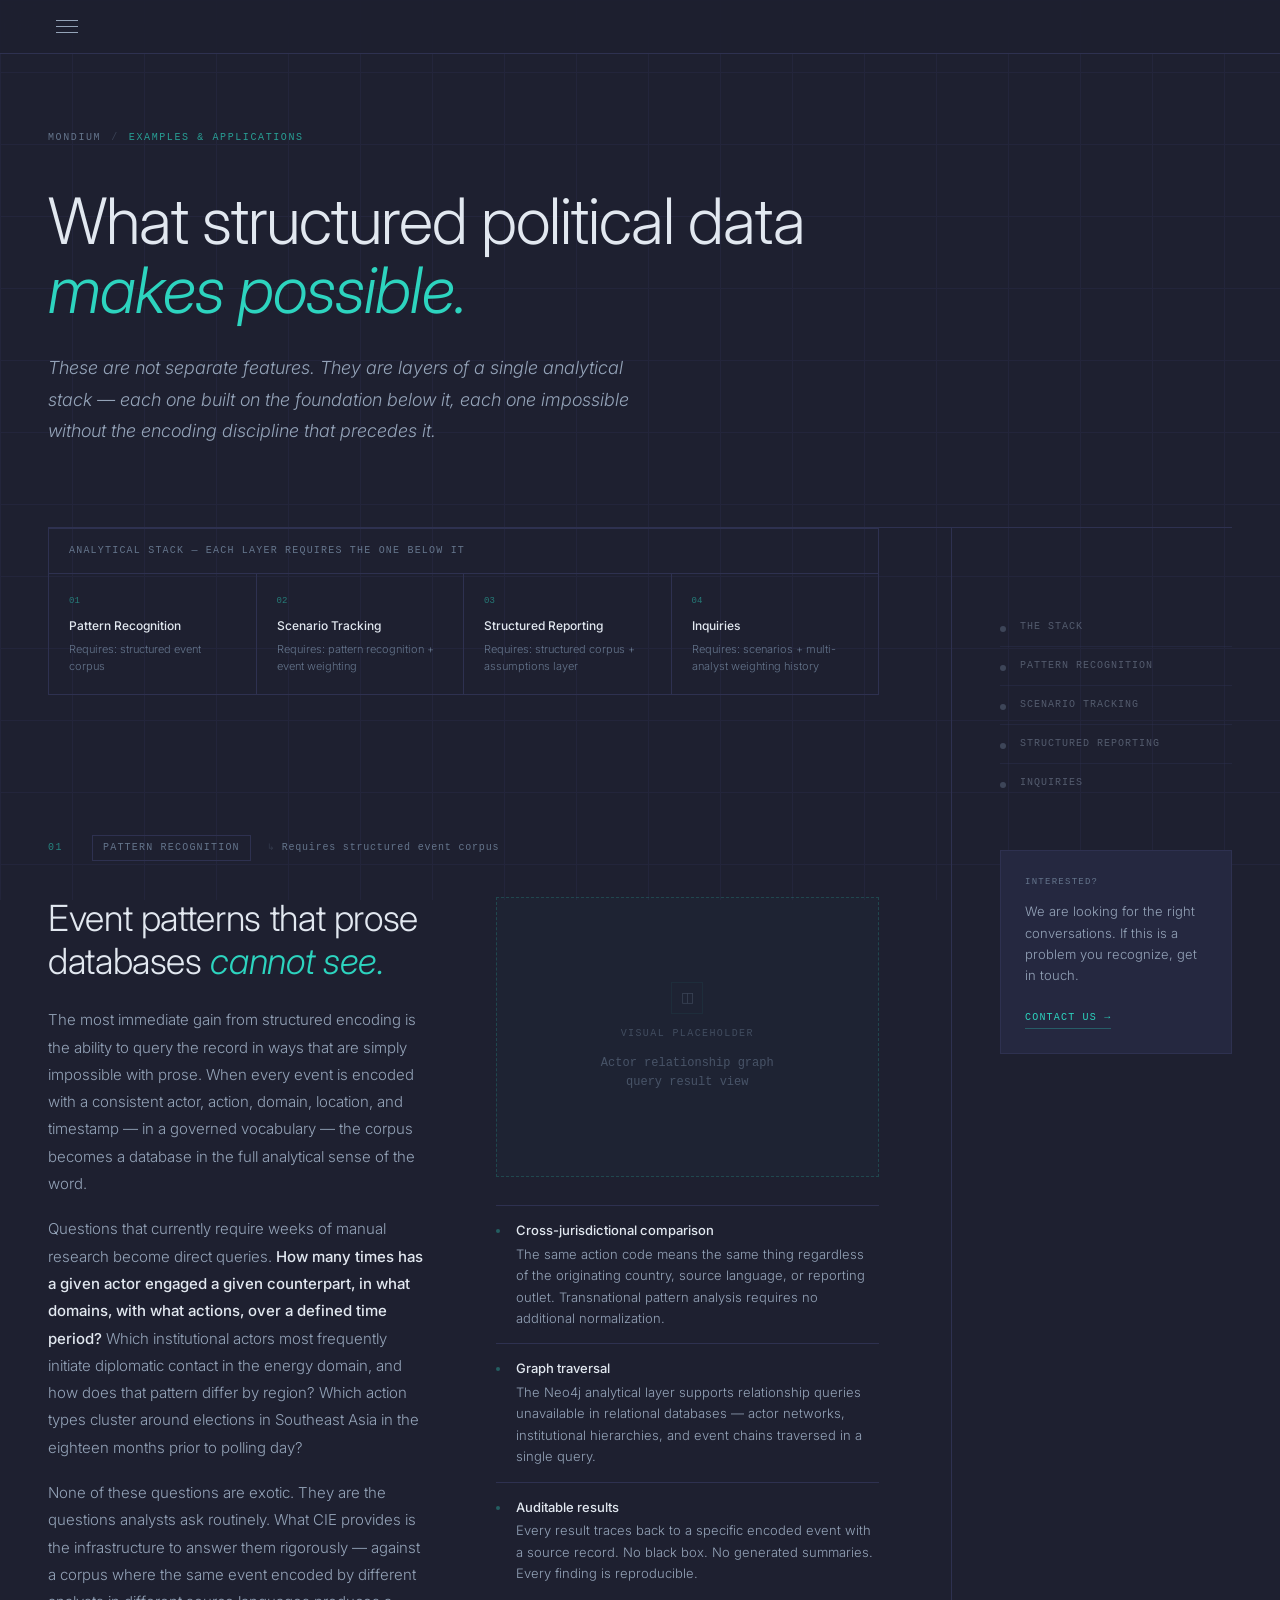
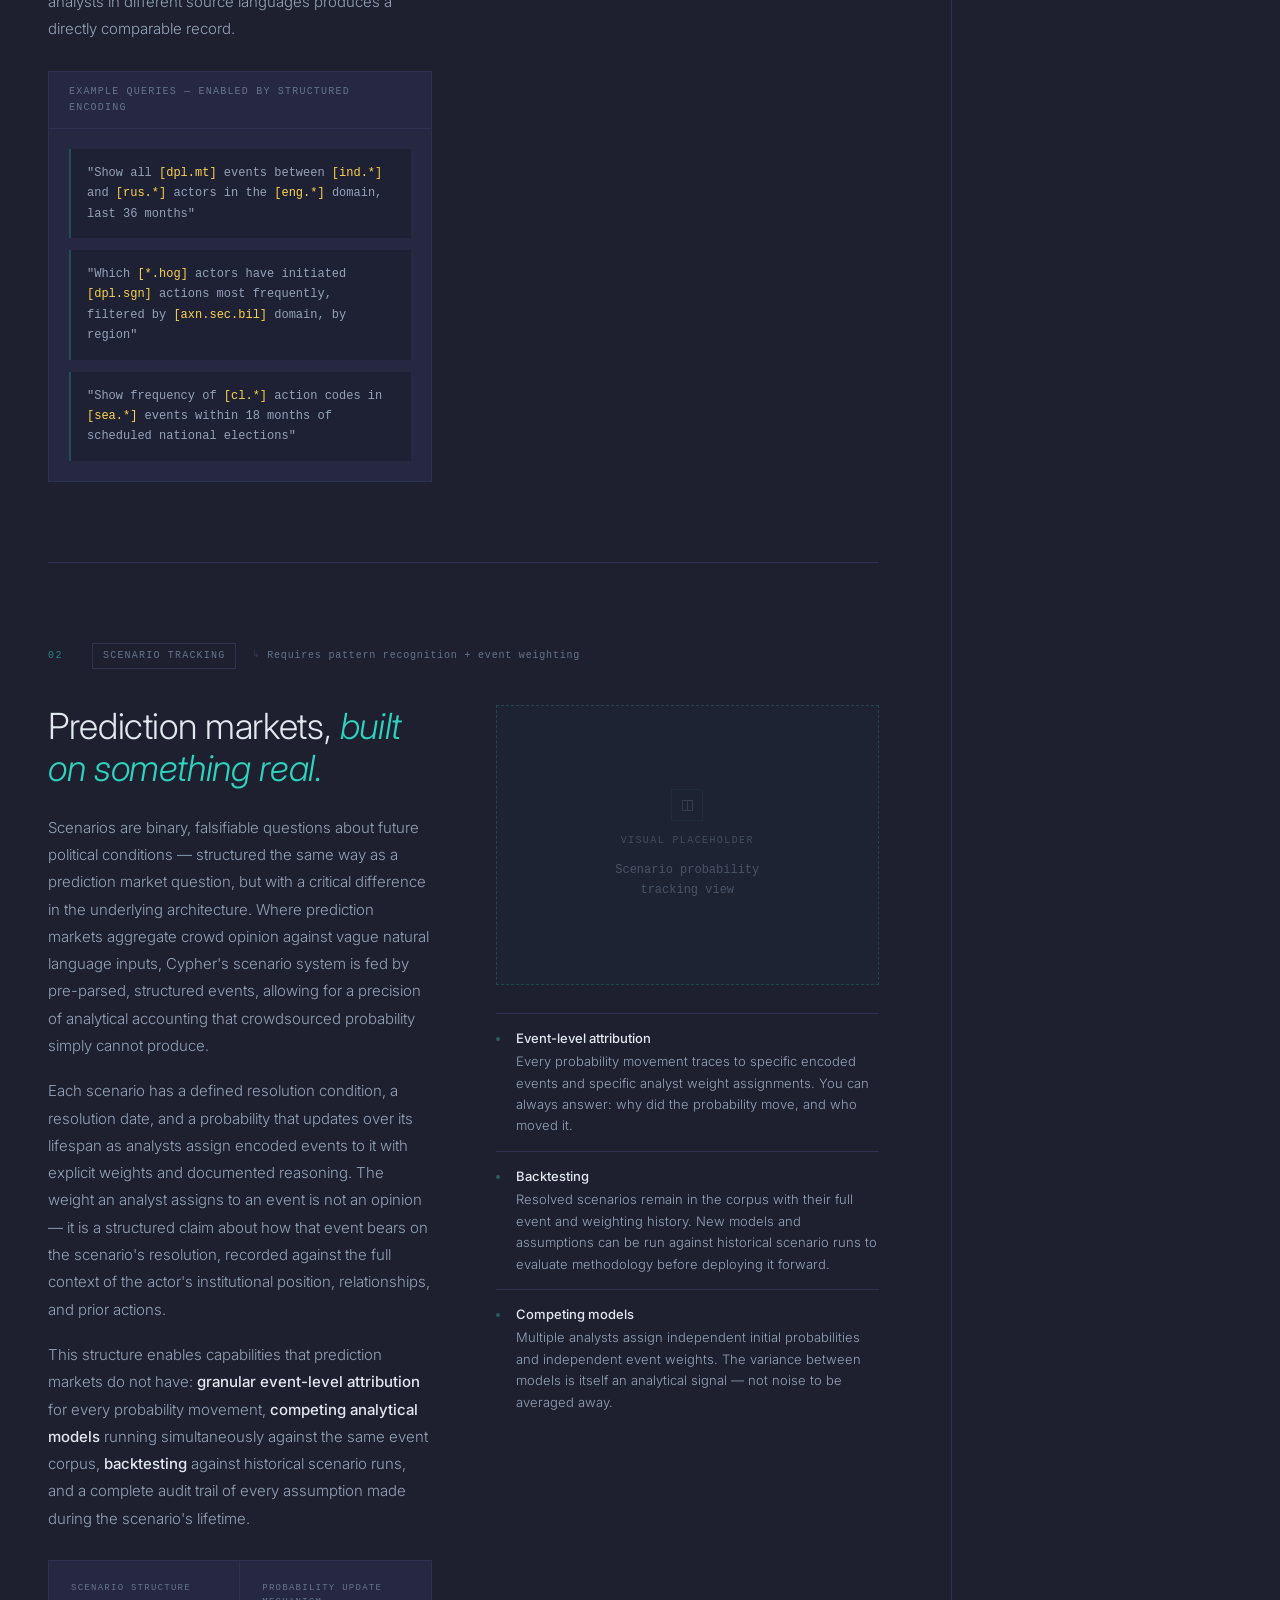
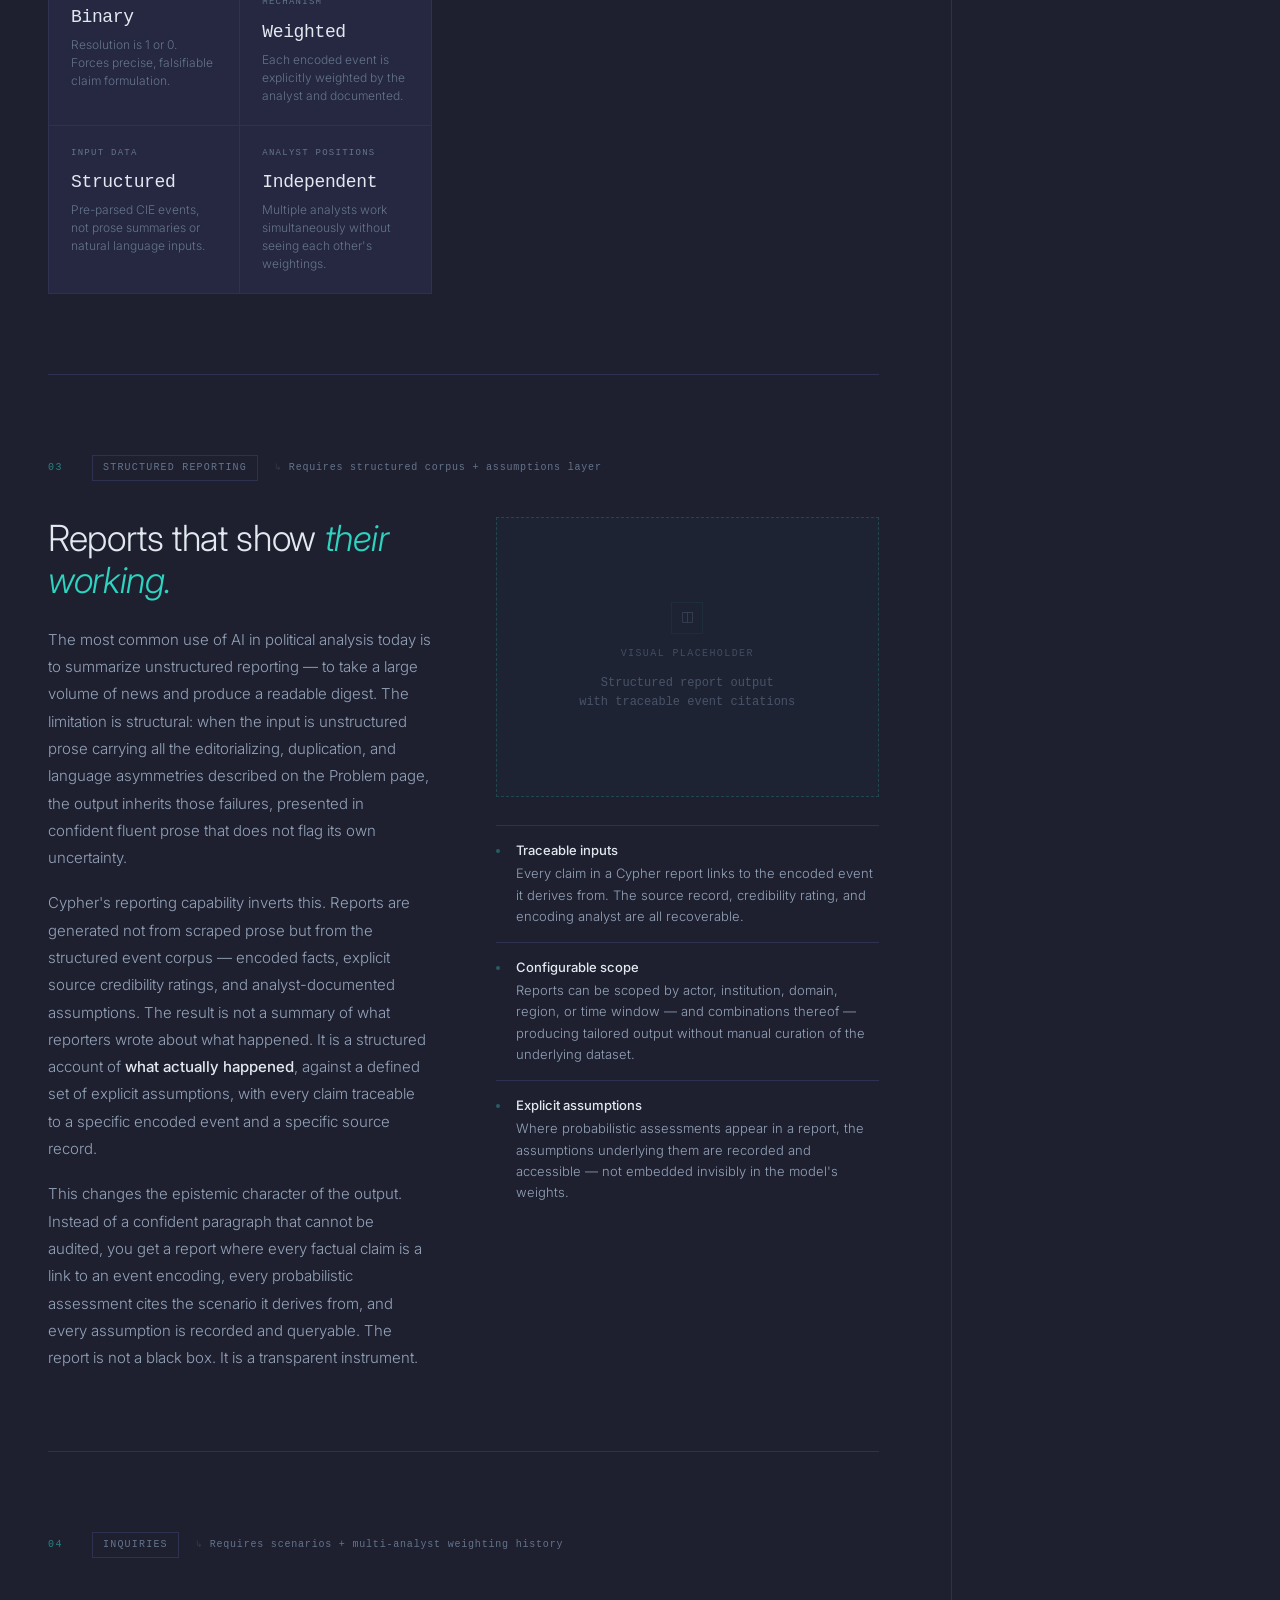
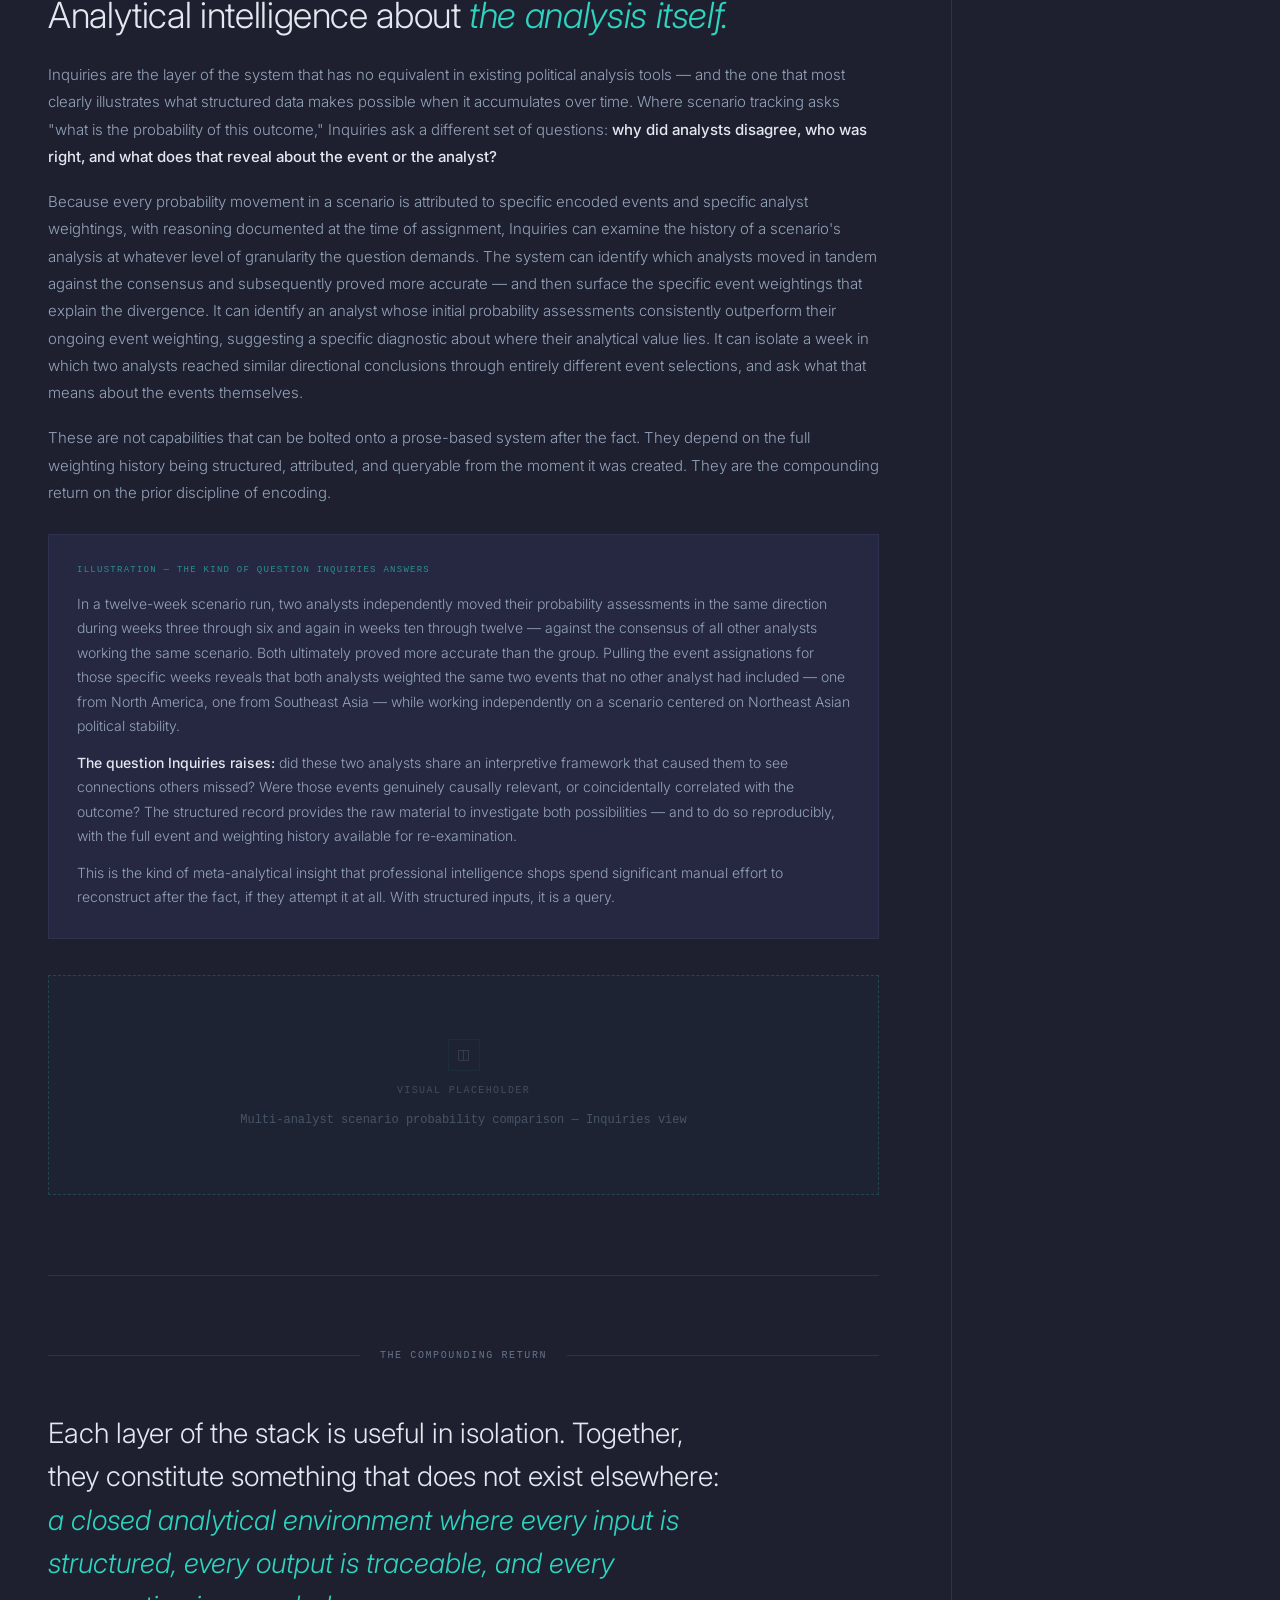
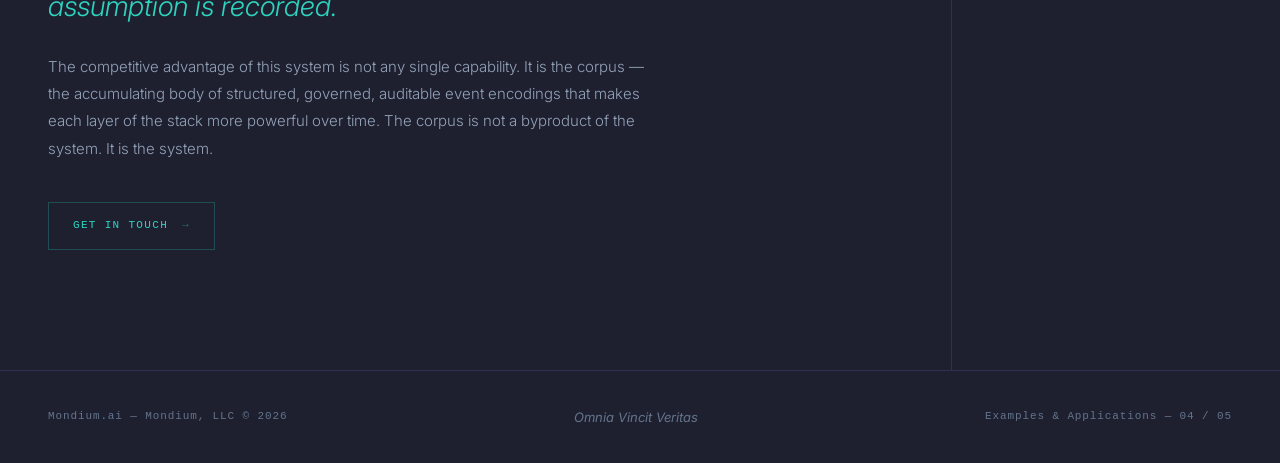
<file: examples.html>
<!DOCTYPE html>
<html lang="en">
<head>
<meta charset="UTF-8">
<meta name="viewport" content="width=device-width, initial-scale=1.0">
<title>Examples &amp; Applications — Mondium</title>
<link rel="stylesheet" href="https://fonts.googleapis.com/css2?family=Inter:wght@300;400;500&family=PT+Mono&display=swap">
<link rel="stylesheet" href="style.css">
</head>
<body>
<div class="page-wrap">

<nav>
  <div class="nav-inner">
    <button class="hamburger" id="hamburger-btn" aria-label="Open menu">
      <span></span><span></span><span></span>
    </button>
  </div>
</nav>

<div class="page-container">

  <div class="page-header">
    <div class="breadcrumb">
      <a href="index.html">Mondium</a>
      <span class="breadcrumb-sep">/</span>
      <span class="breadcrumb-current">Examples &amp; Applications</span>
    </div>
    <div class="page-header-single">
      <h1 class="page-title">What structured political data <em>makes possible.</em></h1>
      <p class="page-intro">These are not separate features. They are layers of a single analytical stack — each one built on the foundation below it, each one impossible without the encoding discipline that precedes it.</p>
    </div>
  </div>

  <div class="content-body">
    <div class="content-main">

      <!-- STACK OVERVIEW -->
      <div class="stack-diagram" id="stack">
        <div class="stack-label-row">Analytical stack — each layer requires the one below it</div>
        <div class="stack-layers">
          <div class="stack-layer">
            <div class="stack-layer-num">01</div>
            <div class="stack-layer-name">Pattern Recognition</div>
            <div class="stack-layer-desc">Requires: structured event corpus</div>
          </div>
          <div class="stack-layer">
            <div class="stack-layer-num">02</div>
            <div class="stack-layer-name">Scenario Tracking</div>
            <div class="stack-layer-desc">Requires: pattern recognition + event weighting</div>
          </div>
          <div class="stack-layer">
            <div class="stack-layer-num">03</div>
            <div class="stack-layer-name">Structured Reporting</div>
            <div class="stack-layer-desc">Requires: structured corpus + assumptions layer</div>
          </div>
          <div class="stack-layer">
            <div class="stack-layer-num">04</div>
            <div class="stack-layer-name">Inquiries</div>
            <div class="stack-layer-desc">Requires: scenarios + multi-analyst weighting history</div>
          </div>
        </div>
      </div>

      <!-- CAPABILITY 1 — Pattern Recognition -->
      <div class="cap-entry" id="entry-1">
        <div class="layer-indicator">
          <span class="layer-num">01</span>
          <span class="layer-tag">Pattern Recognition</span>
          <span class="layer-prereq"><span class="prereq-arrow">↳</span> Requires structured event corpus</span>
        </div>

        <div class="cap-layout">
          <div class="cap-text">
            <h2>Event patterns that prose databases <em>cannot see.</em></h2>
            <p>The most immediate gain from structured encoding is the ability to query the record in ways that are simply impossible with prose. When every event is encoded with a consistent actor, action, domain, location, and timestamp — in a governed vocabulary — the corpus becomes a database in the full analytical sense of the word.</p>
            <p>Questions that currently require weeks of manual research become direct queries. <strong>How many times has a given actor engaged a given counterpart, in what domains, with what actions, over a defined time period?</strong> Which institutional actors most frequently initiate diplomatic contact in the energy domain, and how does that pattern differ by region? Which action types cluster around elections in Southeast Asia in the eighteen months prior to polling day?</p>
            <p>None of these questions are exotic. They are the questions analysts ask routinely. What CIE provides is the infrastructure to answer them rigorously — against a corpus where the same event encoded by different analysts in different source languages produces a directly comparable record.</p>

            <div class="query-block">
              <div class="query-header">Example queries — enabled by structured encoding</div>
              <div class="query-body">
                <div class="query-example">"Show all <em>[dpl.mt]</em> events between <em>[ind.*]</em> and <em>[rus.*]</em> actors in the <em>[eng.*]</em> domain, last 36 months"</div>
                <div class="query-example">"Which <em>[*.hog]</em> actors have initiated <em>[dpl.sgn]</em> actions most frequently, filtered by <em>[axn.sec.bil]</em> domain, by region"</div>
                <div class="query-example">"Show frequency of <em>[cl.*]</em> action codes in <em>[sea.*]</em> events within 18 months of scheduled national elections"</div>
              </div>
            </div>
          </div>

          <div>
            <div class="visual-placeholder">
              <div class="placeholder-icon">◫</div>
              <div class="placeholder-label">Visual placeholder</div>
              <div class="placeholder-title">Actor relationship graph<br>query result view</div>
            </div>

            <div class="sub-caps">
              <div class="sub-cap">
                <div class="sub-cap-dot"></div>
                <div class="sub-cap-text">
                  <strong>Cross-jurisdictional comparison</strong>
                  The same action code means the same thing regardless of the originating country, source language, or reporting outlet. Transnational pattern analysis requires no additional normalization.
                </div>
              </div>
              <div class="sub-cap">
                <div class="sub-cap-dot"></div>
                <div class="sub-cap-text">
                  <strong>Graph traversal</strong>
                  The Neo4j analytical layer supports relationship queries unavailable in relational databases — actor networks, institutional hierarchies, and event chains traversed in a single query.
                </div>
              </div>
              <div class="sub-cap">
                <div class="sub-cap-dot"></div>
                <div class="sub-cap-text">
                  <strong>Auditable results</strong>
                  Every result traces back to a specific encoded event with a source record. No black box. No generated summaries. Every finding is reproducible.
                </div>
              </div>
            </div>
          </div>
        </div>
      </div>

      <!-- CAPABILITY 2 — Scenario Tracking -->
      <div class="cap-entry" id="entry-2">
        <div class="layer-indicator">
          <span class="layer-num">02</span>
          <span class="layer-tag">Scenario Tracking</span>
          <span class="layer-prereq"><span class="prereq-arrow">↳</span> Requires pattern recognition + event weighting</span>
        </div>

        <div class="cap-layout">
          <div class="cap-text">
            <h2>Prediction markets, <em>built on something real.</em></h2>
            <p>Scenarios are binary, falsifiable questions about future political conditions — structured the same way as a prediction market question, but with a critical difference in the underlying architecture. Where prediction markets aggregate crowd opinion against vague natural language inputs, Cypher's scenario system is fed by pre-parsed, structured events, allowing for a precision of analytical accounting that crowdsourced probability simply cannot produce.</p>
            <p>Each scenario has a defined resolution condition, a resolution date, and a probability that updates over its lifespan as analysts assign encoded events to it with explicit weights and documented reasoning. The weight an analyst assigns to an event is not an opinion — it is a structured claim about how that event bears on the scenario's resolution, recorded against the full context of the actor's institutional position, relationships, and prior actions.</p>
            <p>This structure enables capabilities that prediction markets do not have: <strong>granular event-level attribution</strong> for every probability movement, <strong>competing analytical models</strong> running simultaneously against the same event corpus, <strong>backtesting</strong> against historical scenario runs, and a complete audit trail of every assumption made during the scenario's lifetime.</p>

            <div class="scenario-grid">
              <div class="scenario-cell">
                <div class="scenario-cell-label">Scenario structure</div>
                <div class="scenario-cell-value">Binary</div>
                <div class="scenario-cell-desc">Resolution is 1 or 0. Forces precise, falsifiable claim formulation.</div>
              </div>
              <div class="scenario-cell">
                <div class="scenario-cell-label">Probability update mechanism</div>
                <div class="scenario-cell-value">Weighted</div>
                <div class="scenario-cell-desc">Each encoded event is explicitly weighted by the analyst and documented.</div>
              </div>
              <div class="scenario-cell">
                <div class="scenario-cell-label">Input data</div>
                <div class="scenario-cell-value">Structured</div>
                <div class="scenario-cell-desc">Pre-parsed CIE events, not prose summaries or natural language inputs.</div>
              </div>
              <div class="scenario-cell">
                <div class="scenario-cell-label">Analyst positions</div>
                <div class="scenario-cell-value">Independent</div>
                <div class="scenario-cell-desc">Multiple analysts work simultaneously without seeing each other's weightings.</div>
              </div>
            </div>
          </div>

          <div>
            <div class="visual-placeholder">
              <div class="placeholder-icon">◫</div>
              <div class="placeholder-label">Visual placeholder</div>
              <div class="placeholder-title">Scenario probability<br>tracking view</div>
            </div>

            <div class="sub-caps">
              <div class="sub-cap">
                <div class="sub-cap-dot"></div>
                <div class="sub-cap-text">
                  <strong>Event-level attribution</strong>
                  Every probability movement traces to specific encoded events and specific analyst weight assignments. You can always answer: why did the probability move, and who moved it.
                </div>
              </div>
              <div class="sub-cap">
                <div class="sub-cap-dot"></div>
                <div class="sub-cap-text">
                  <strong>Backtesting</strong>
                  Resolved scenarios remain in the corpus with their full event and weighting history. New models and assumptions can be run against historical scenario runs to evaluate methodology before deploying it forward.
                </div>
              </div>
              <div class="sub-cap">
                <div class="sub-cap-dot"></div>
                <div class="sub-cap-text">
                  <strong>Competing models</strong>
                  Multiple analysts assign independent initial probabilities and independent event weights. The variance between models is itself an analytical signal — not noise to be averaged away.
                </div>
              </div>
            </div>
          </div>
        </div>
      </div>

      <!-- CAPABILITY 3 — Structured Reporting -->
      <div class="cap-entry" id="entry-3">
        <div class="layer-indicator">
          <span class="layer-num">03</span>
          <span class="layer-tag">Structured Reporting</span>
          <span class="layer-prereq"><span class="prereq-arrow">↳</span> Requires structured corpus + assumptions layer</span>
        </div>

        <div class="cap-layout">
          <div class="cap-text">
            <h2>Reports that show <em>their working.</em></h2>
            <p>The most common use of AI in political analysis today is to summarize unstructured reporting — to take a large volume of news and produce a readable digest. The limitation is structural: when the input is unstructured prose carrying all the editorializing, duplication, and language asymmetries described on the Problem page, the output inherits those failures, presented in confident fluent prose that does not flag its own uncertainty.</p>
            <p>Cypher's reporting capability inverts this. Reports are generated not from scraped prose but from the structured event corpus — encoded facts, explicit source credibility ratings, and analyst-documented assumptions. The result is not a summary of what reporters wrote about what happened. It is a structured account of <strong>what actually happened</strong>, against a defined set of explicit assumptions, with every claim traceable to a specific encoded event and a specific source record.</p>
            <p>This changes the epistemic character of the output. Instead of a confident paragraph that cannot be audited, you get a report where every factual claim is a link to an event encoding, every probabilistic assessment cites the scenario it derives from, and every assumption is recorded and queryable. The report is not a black box. It is a transparent instrument.</p>
          </div>

          <div>
            <div class="visual-placeholder">
              <div class="placeholder-icon">◫</div>
              <div class="placeholder-label">Visual placeholder</div>
              <div class="placeholder-title">Structured report output<br>with traceable event citations</div>
            </div>

            <div class="sub-caps">
              <div class="sub-cap">
                <div class="sub-cap-dot"></div>
                <div class="sub-cap-text">
                  <strong>Traceable inputs</strong>
                  Every claim in a Cypher report links to the encoded event it derives from. The source record, credibility rating, and encoding analyst are all recoverable.
                </div>
              </div>
              <div class="sub-cap">
                <div class="sub-cap-dot"></div>
                <div class="sub-cap-text">
                  <strong>Configurable scope</strong>
                  Reports can be scoped by actor, institution, domain, region, or time window — and combinations thereof — producing tailored output without manual curation of the underlying dataset.
                </div>
              </div>
              <div class="sub-cap">
                <div class="sub-cap-dot"></div>
                <div class="sub-cap-text">
                  <strong>Explicit assumptions</strong>
                  Where probabilistic assessments appear in a report, the assumptions underlying them are recorded and accessible — not embedded invisibly in the model's weights.
                </div>
              </div>
            </div>
          </div>
        </div>
      </div>

      <!-- CAPABILITY 4 — Inquiries -->
      <div class="cap-entry" id="entry-4">
        <div class="layer-indicator">
          <span class="layer-num">04</span>
          <span class="layer-tag">Inquiries</span>
          <span class="layer-prereq"><span class="prereq-arrow">↳</span> Requires scenarios + multi-analyst weighting history</span>
        </div>

        <div class="cap-layout layout-full">
          <div class="cap-text">
            <h2>Analytical intelligence about <em>the analysis itself.</em></h2>
            <p>Inquiries are the layer of the system that has no equivalent in existing political analysis tools — and the one that most clearly illustrates what structured data makes possible when it accumulates over time. Where scenario tracking asks "what is the probability of this outcome," Inquiries ask a different set of questions: <strong>why did analysts disagree, who was right, and what does that reveal about the event or the analyst?</strong></p>
            <p>Because every probability movement in a scenario is attributed to specific encoded events and specific analyst weightings, with reasoning documented at the time of assignment, Inquiries can examine the history of a scenario's analysis at whatever level of granularity the question demands. The system can identify which analysts moved in tandem against the consensus and subsequently proved more accurate — and then surface the specific event weightings that explain the divergence. It can identify an analyst whose initial probability assessments consistently outperform their ongoing event weighting, suggesting a specific diagnostic about where their analytical value lies. It can isolate a week in which two analysts reached similar directional conclusions through entirely different event selections, and ask what that means about the events themselves.</p>
            <p>These are not capabilities that can be bolted onto a prose-based system after the fact. They depend on the full weighting history being structured, attributed, and queryable from the moment it was created. They are the compounding return on the prior discipline of encoding.</p>
          </div>
        </div>

        <div class="inquiry-callout">
          <div class="inquiry-callout-label">Illustration — the kind of question Inquiries answers</div>
          <p>In a twelve-week scenario run, two analysts independently moved their probability assessments in the same direction during weeks three through six and again in weeks ten through twelve — against the consensus of all other analysts working the same scenario. Both ultimately proved more accurate than the group. Pulling the event assignations for those specific weeks reveals that both analysts weighted the same two events that no other analyst had included — one from North America, one from Southeast Asia — while working independently on a scenario centered on Northeast Asian political stability.</p>
          <p><strong>The question Inquiries raises:</strong> did these two analysts share an interpretive framework that caused them to see connections others missed? Were those events genuinely causally relevant, or coincidentally correlated with the outcome? The structured record provides the raw material to investigate both possibilities — and to do so reproducibly, with the full event and weighting history available for re-examination.</p>
          <p>This is the kind of meta-analytical insight that professional intelligence shops spend significant manual effort to reconstruct after the fact, if they attempt it at all. With structured inputs, it is a query.</p>
        </div>

        <div class="visual-placeholder-wide">
          <div class="placeholder-icon">◫</div>
          <div class="placeholder-label">Visual placeholder</div>
          <div class="placeholder-title">Multi-analyst scenario probability comparison — Inquiries view</div>
        </div>
      </div>

      <!-- CONCLUSION -->
      <div class="conclusion-entry" id="conclusion">
        <div class="conclusion-rule"><span>The compounding return</span></div>
        <p class="conclusion-text">Each layer of the stack is useful in isolation. Together, they constitute something that does not exist elsewhere: <em>a closed analytical environment where every input is structured, every output is traceable, and every assumption is recorded.</em></p>
        <p class="conclusion-body">The competitive advantage of this system is not any single capability. It is the corpus — the accumulating body of structured, governed, auditable event encodings that makes each layer of the stack more powerful over time. The corpus is not a byproduct of the system. It is the system.</p>
        <a href="contact.html" class="next-page-link">Get in touch <span>→</span></a>
      </div>

    </div><!-- /content-main -->

    <!-- SIDEBAR -->
    <div class="content-sidebar">
      <div class="sidebar-progress" id="progress-nav">
        <div class="progress-item active" data-target="stack">
          <div class="progress-dot"></div>
          <span class="progress-label">The Stack</span>
        </div>
        <div class="progress-item" data-target="entry-1">
          <div class="progress-dot"></div>
          <span class="progress-label">Pattern Recognition</span>
        </div>
        <div class="progress-item" data-target="entry-2">
          <div class="progress-dot"></div>
          <span class="progress-label">Scenario Tracking</span>
        </div>
        <div class="progress-item" data-target="entry-3">
          <div class="progress-dot"></div>
          <span class="progress-label">Structured Reporting</span>
        </div>
        <div class="progress-item" data-target="entry-4">
          <div class="progress-dot"></div>
          <span class="progress-label">Inquiries</span>
        </div>
      </div>
      <div class="sidebar-cta">
        <div class="sidebar-cta-label">Interested?</div>
        <p>We are looking for the right conversations. If this is a problem you recognize, get in touch.</p>
        <a href="contact.html" class="sidebar-cta-link">Contact us →</a>
      </div>
    </div>

  </div><!-- /content-body -->
</div><!-- /page-container -->

<footer>
  <span class="footer-left">Mondium<em>.</em>ai — Mondium, LLC © 2026</span>
  <span class="footer-motto">Omnia Vincit Veritas</span>
  <span class="footer-right">Examples &amp; Applications — 04 / 05</span>
</footer>

</div><!-- /page-wrap -->

<script>
const revealEls = document.querySelectorAll('.cap-entry, .conclusion-entry, .stack-diagram');
const revealObs = new IntersectionObserver((items) => {
  items.forEach(item => { if (item.isIntersecting) item.target.classList.add('visible'); });
}, { threshold: 0.05 });
revealEls.forEach(e => revealObs.observe(e));

const progressItems = document.querySelectorAll('.progress-item[data-target]');
const progressObs = new IntersectionObserver((items) => {
  items.forEach(item => {
    if (item.isIntersecting && item.intersectionRatio > 0.12) {
      const id = item.target.id;
      progressItems.forEach(p => p.classList.toggle('active', p.dataset.target === id));
    }
  });
}, { threshold: 0.12, rootMargin: '-10% 0px -60% 0px' });
document.querySelectorAll('#stack, #entry-1, #entry-2, #entry-3, #entry-4, #conclusion').forEach(e => progressObs.observe(e));
</script>

<!-- SLIDE MENU -->
<div class="menu-backdrop" id="menu-backdrop"></div>
<div class="menu-panel" id="menu-panel">
  <button class="menu-close" id="menu-close" aria-label="Close menu">✕</button>
  <nav class="menu-nav">
    <a href="index.html">Home</a>
    <a href="problem.html">The Problem</a>
    <a href="cie.html">What Is CIE</a>
    <a href="examples.html" class="active">Examples</a>
    <a href="contact.html">Contact</a>
  </nav>
  <div class="menu-footer"><span class="menu-motto">Omnia Vincit Veritas</span></div>
</div>

<script>
const hamburgerBtn = document.getElementById('hamburger-btn');
const menuPanel    = document.getElementById('menu-panel');
const menuBackdrop = document.getElementById('menu-backdrop');
const menuClose    = document.getElementById('menu-close');
function openMenu()  { menuPanel.classList.add('open'); menuBackdrop.classList.add('open'); document.body.style.overflow = 'hidden'; }
function closeMenu() { menuPanel.classList.remove('open'); menuBackdrop.classList.remove('open'); document.body.style.overflow = ''; }
hamburgerBtn.addEventListener('click', openMenu);
menuClose.addEventListener('click', closeMenu);
menuBackdrop.addEventListener('click', closeMenu);
document.querySelectorAll('.menu-nav a').forEach(a => a.addEventListener('click', closeMenu));
</script>
</body>
</html>
</file>
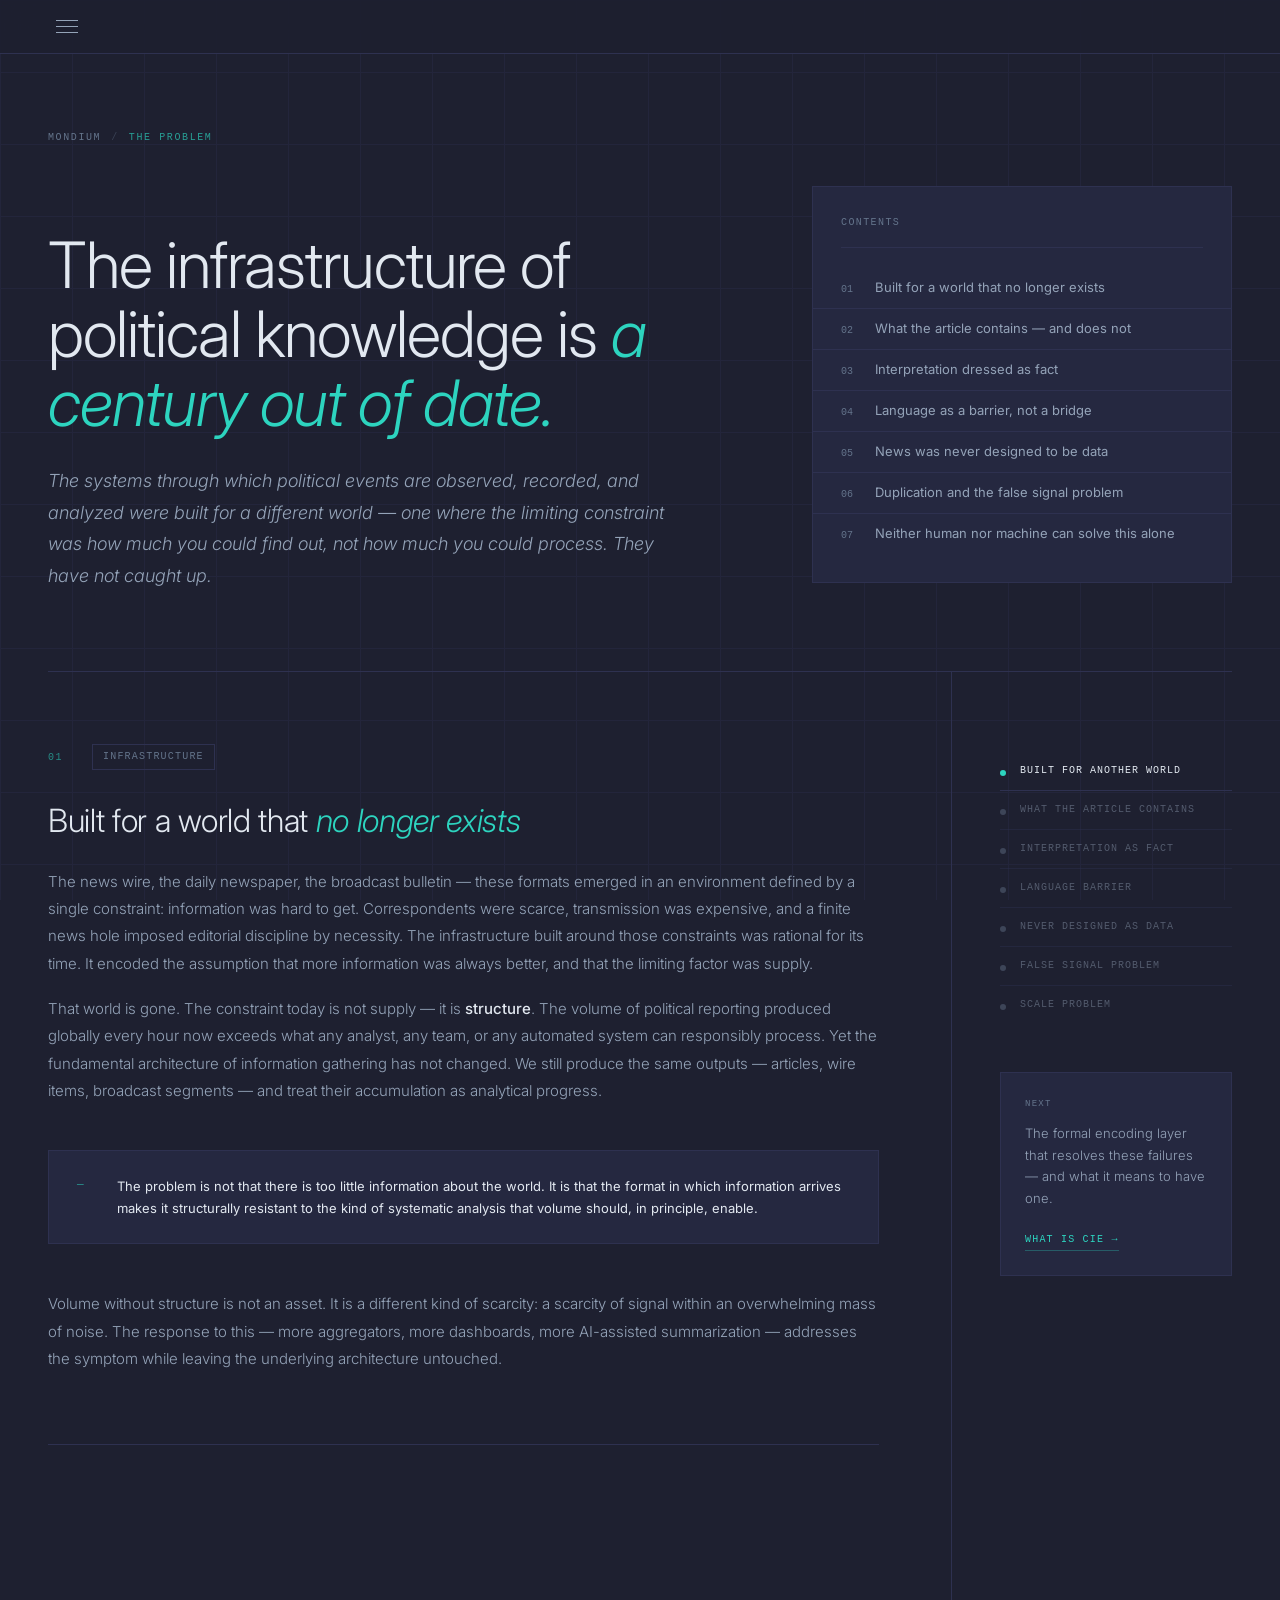
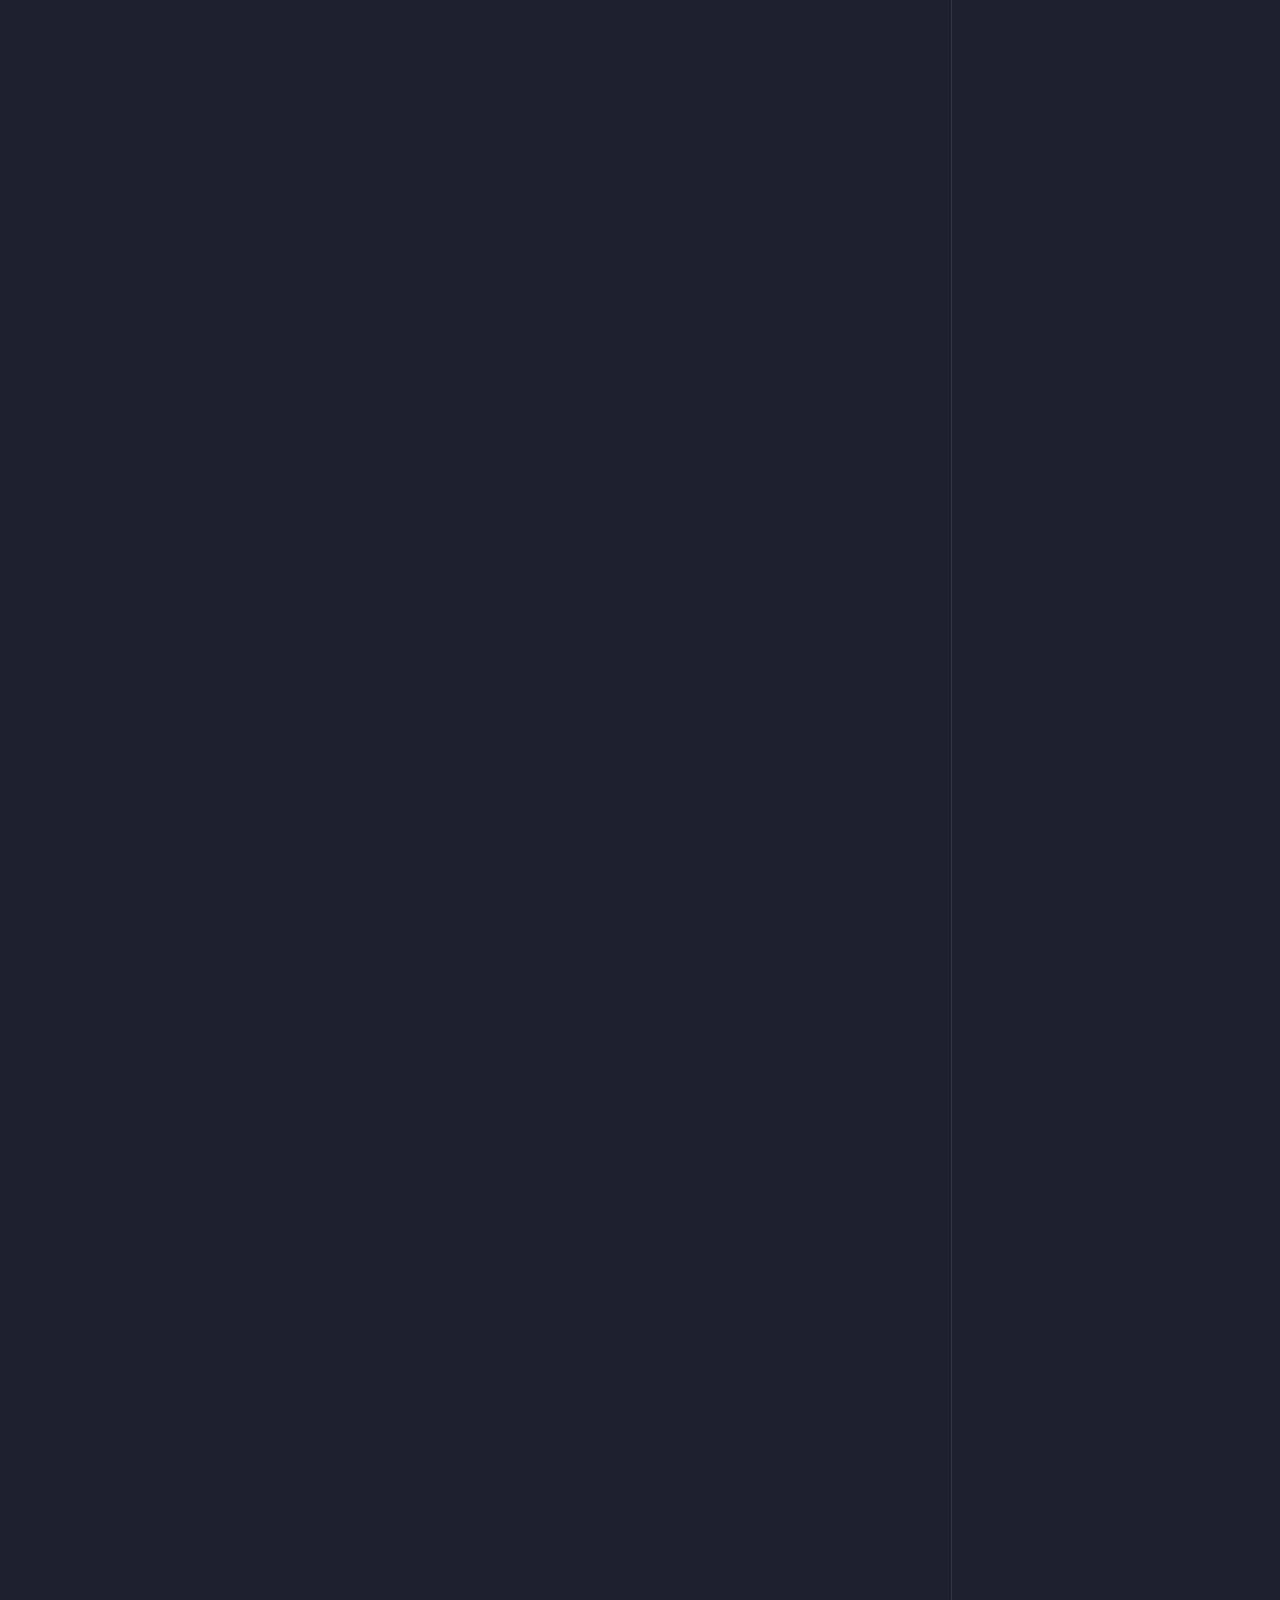
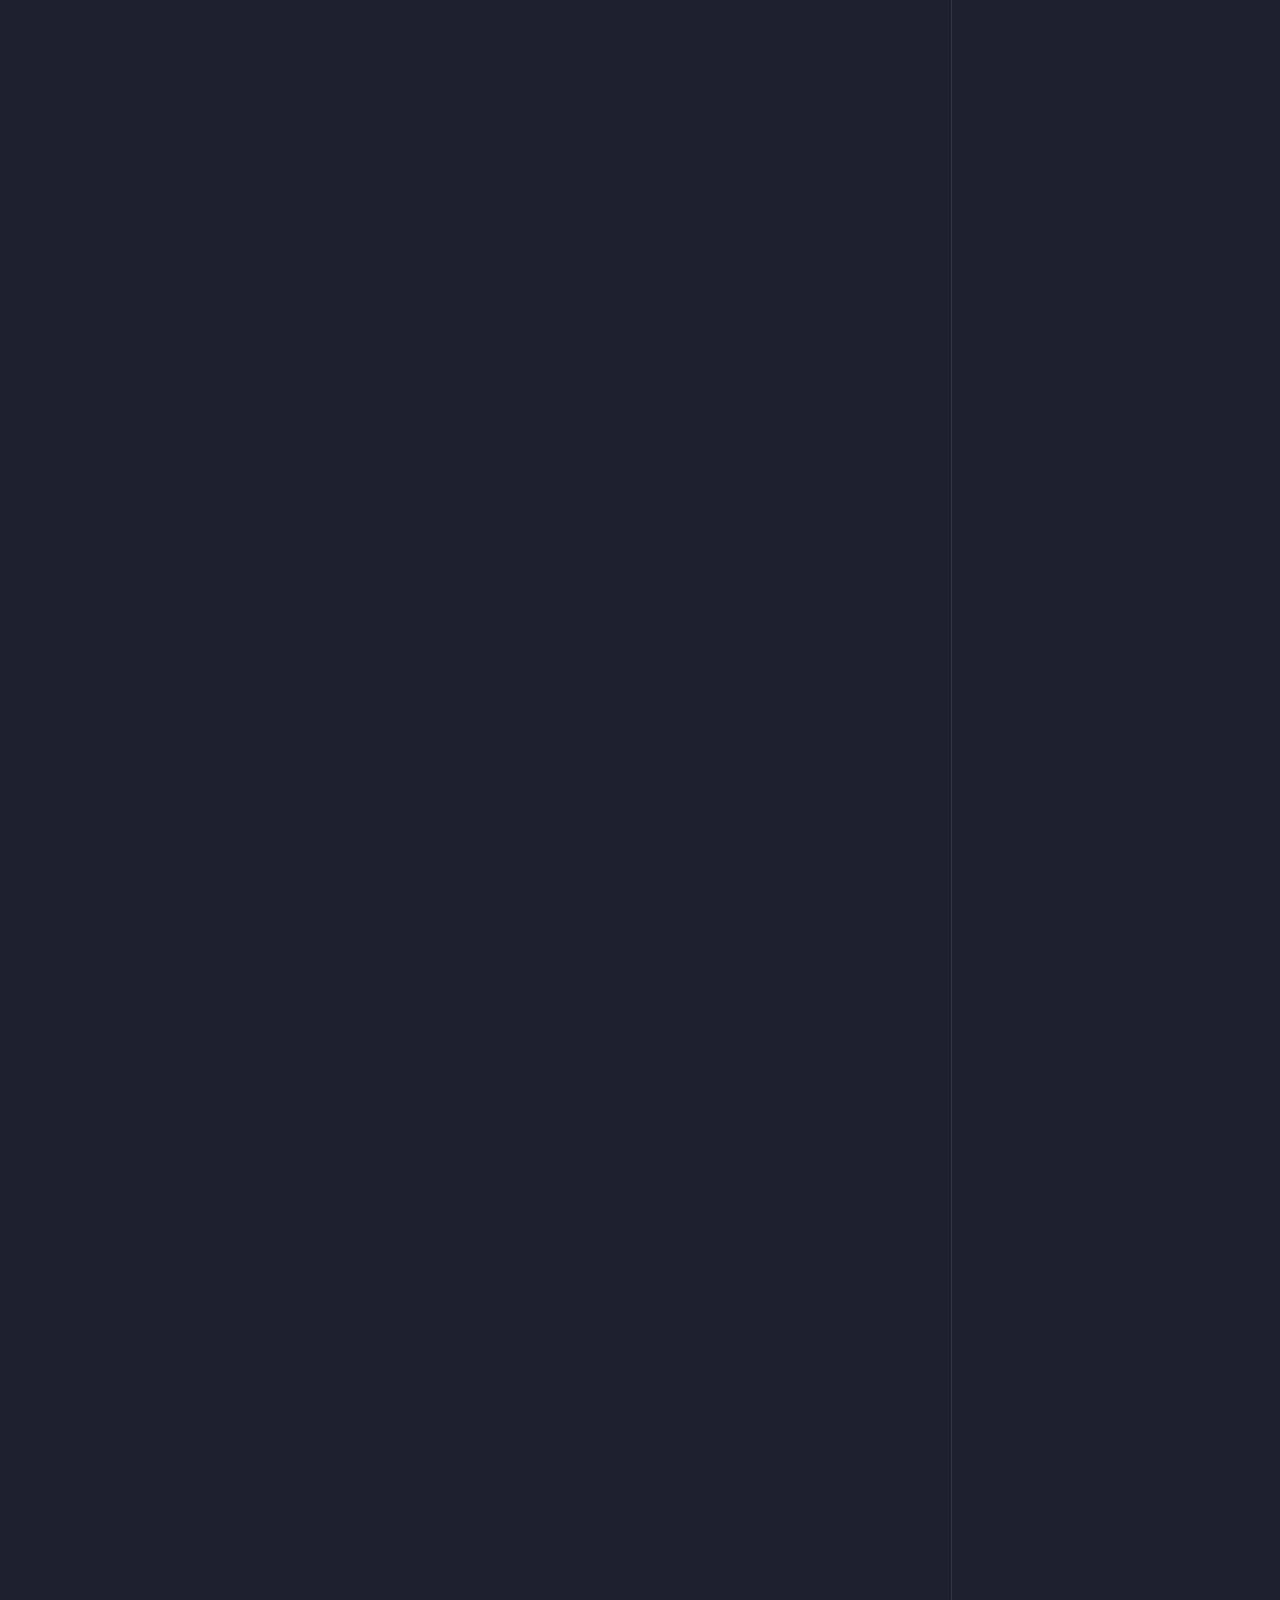
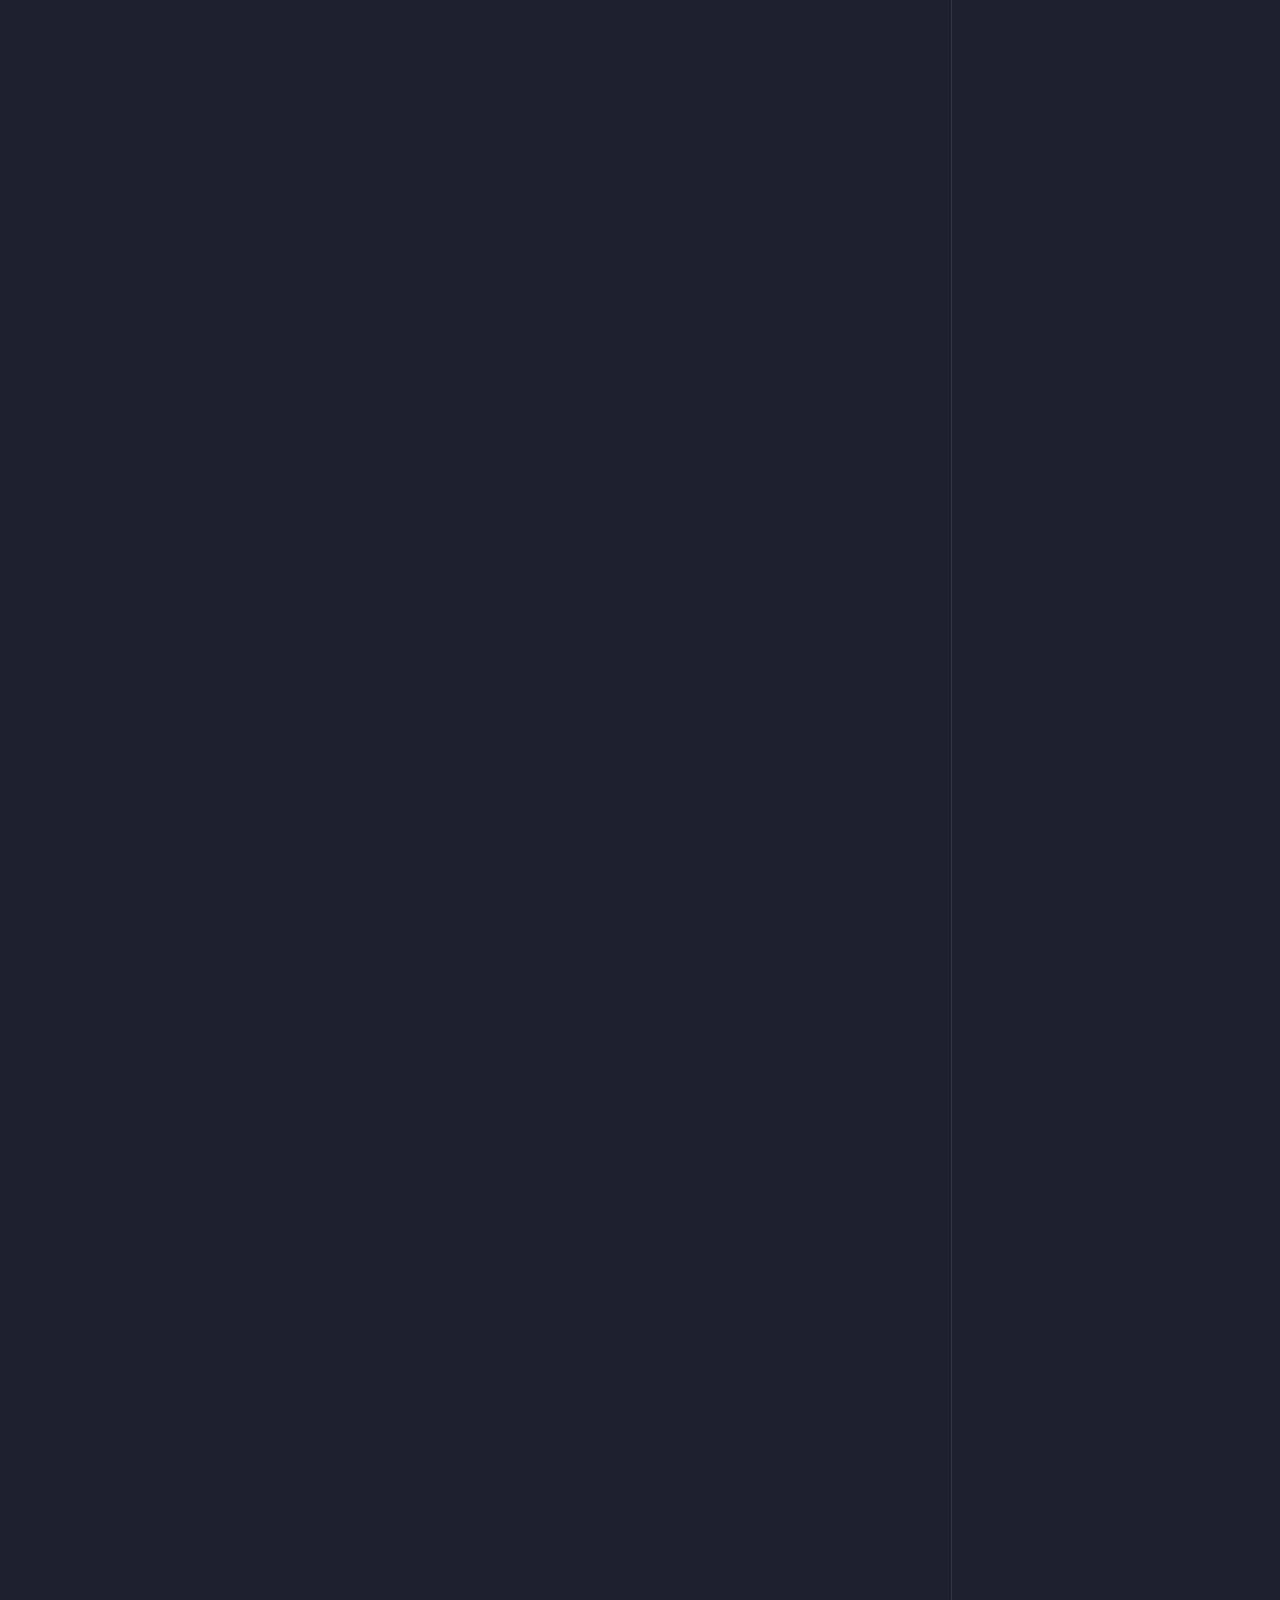
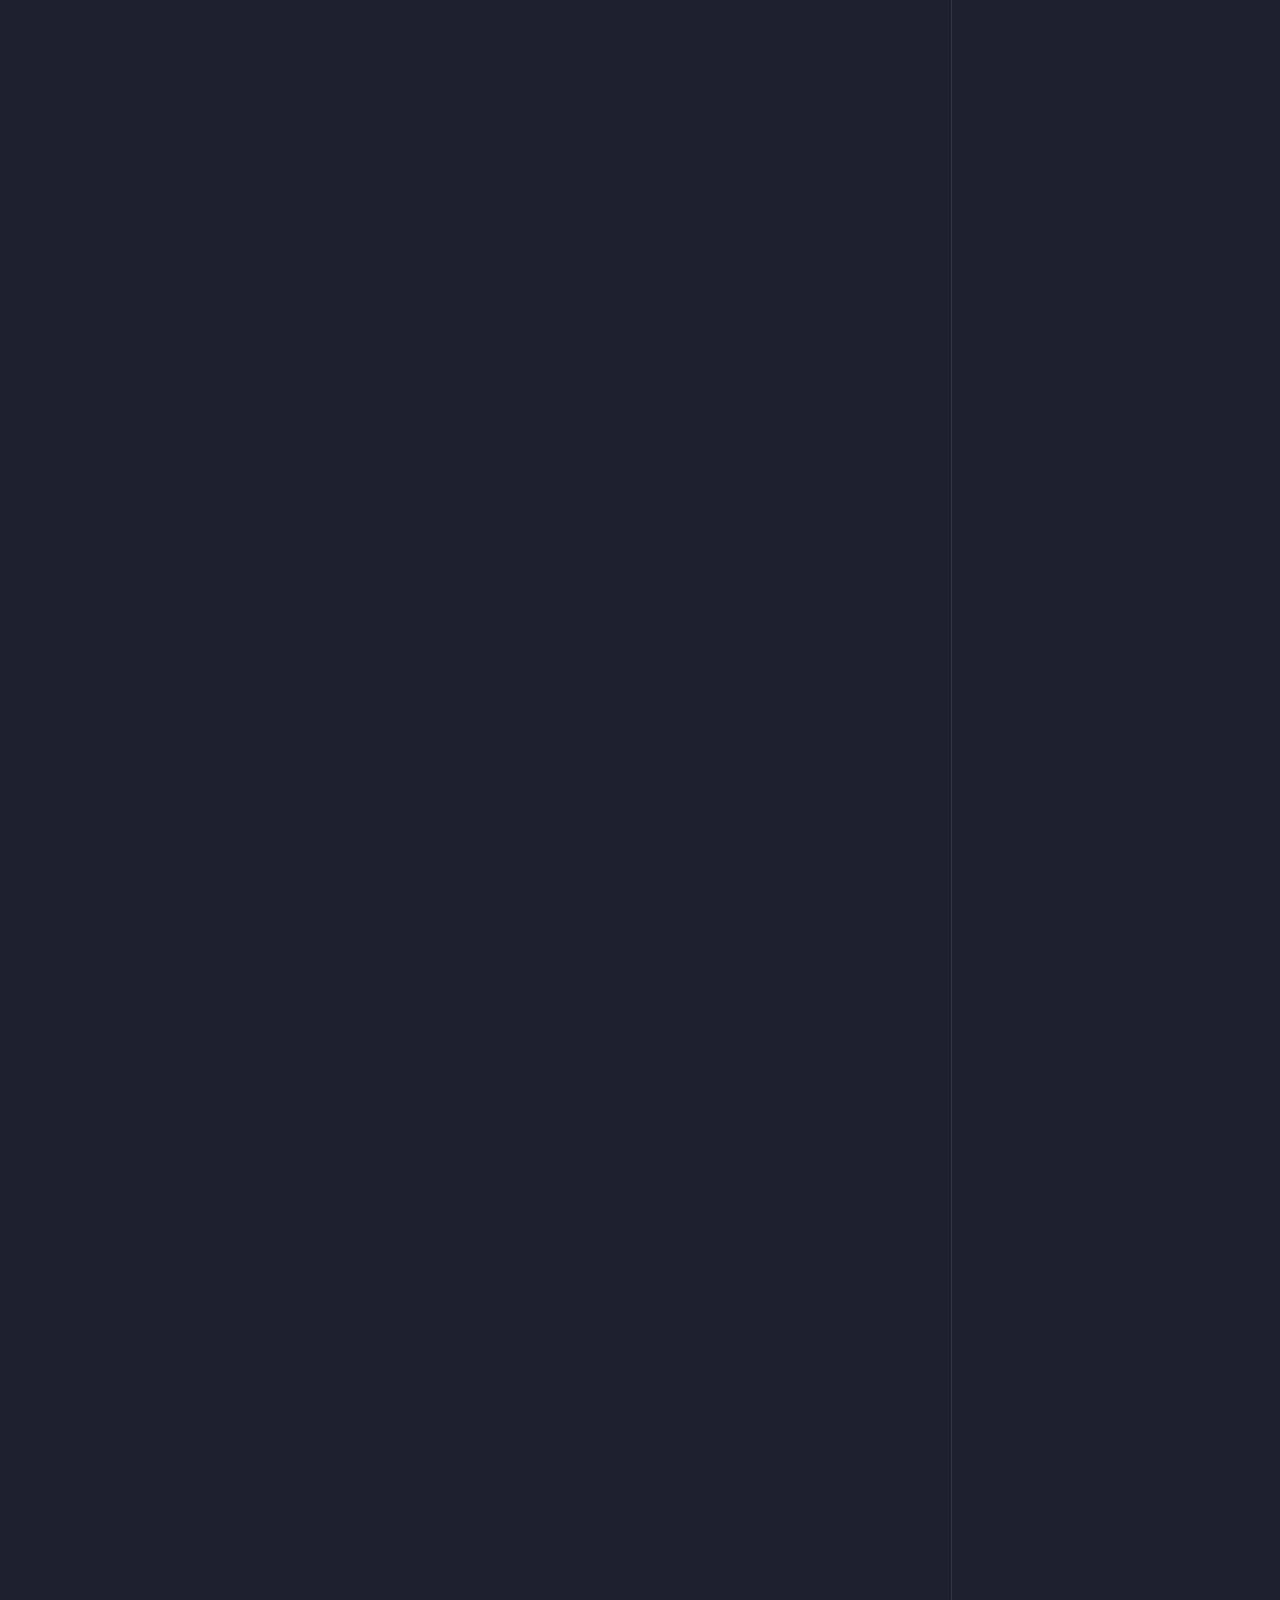
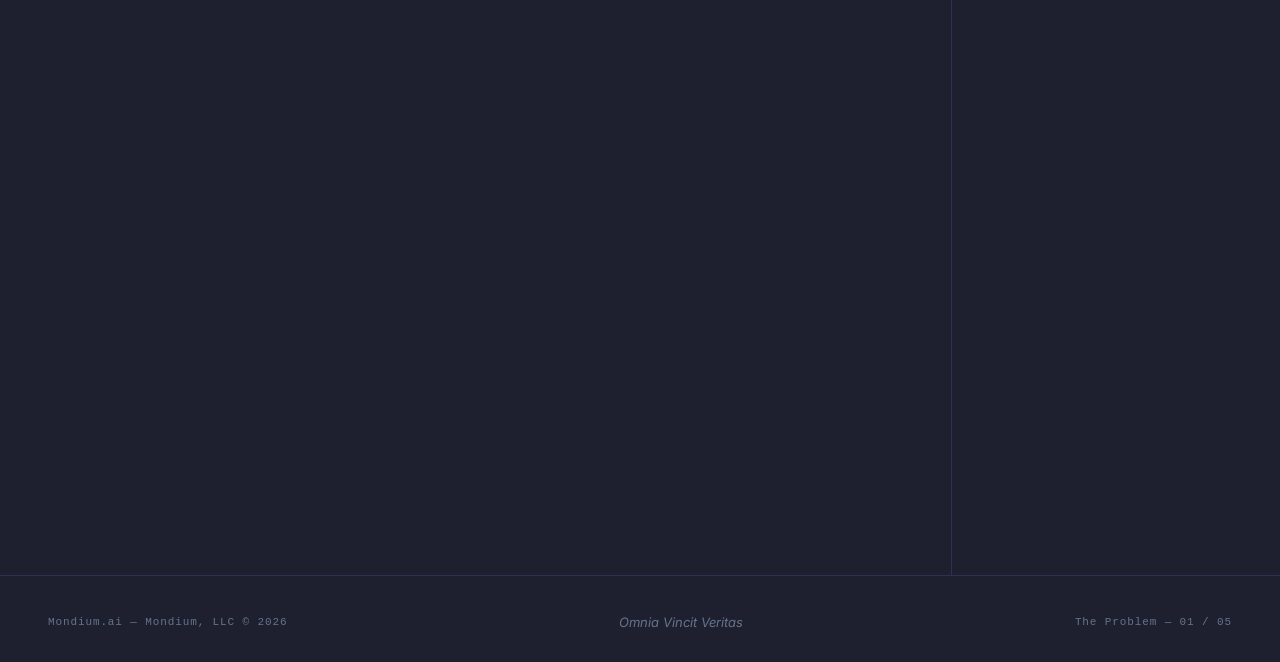
<file: problem.html>
<!DOCTYPE html>
<html lang="en">
<head>
<meta charset="UTF-8">
<meta name="viewport" content="width=device-width, initial-scale=1.0">
<title>The Problem — Mondium</title>
<link rel="stylesheet" href="https://fonts.googleapis.com/css2?family=Inter:wght@300;400;500&family=PT+Mono&display=swap">
<link rel="stylesheet" href="style.css">
</head>
<body>
<div class="page-wrap">

<!-- NAV -->
<nav>
  <div class="nav-inner">
    <button class="hamburger" id="hamburger-btn" aria-label="Open menu">
      <span></span><span></span><span></span>
    </button>
  </div>
</nav>

<div class="page-container">

  <!-- PAGE HEADER -->
  <div class="page-header">
    <div class="breadcrumb">
      <a href="index.html">Mondium</a>
      <span class="breadcrumb-sep">/</span>
      <span class="breadcrumb-current">The Problem</span>
    </div>

    <div class="page-header-grid">
      <div>
        <h1 class="page-title">The infrastructure of political knowledge is <em>a century out of date.</em></h1>
        <p class="page-intro">The systems through which political events are observed, recorded, and analyzed were built for a different world — one where the limiting constraint was how much you could find out, not how much you could process. They have not caught up.</p>
      </div>

      <div class="header-aside">
        <div class="aside-block">
          <div class="aside-label">Contents</div>
          <ul class="toc-list">
            <li class="toc-item" onclick="scrollTo('entry-1')">
              <span class="toc-num">01</span>
              <span class="toc-text">Built for a world that no longer exists</span>
            </li>
            <li class="toc-item" onclick="scrollTo('entry-2')">
              <span class="toc-num">02</span>
              <span class="toc-text">What the article contains — and does not</span>
            </li>
            <li class="toc-item" onclick="scrollTo('entry-3')">
              <span class="toc-num">03</span>
              <span class="toc-text">Interpretation dressed as fact</span>
            </li>
            <li class="toc-item" onclick="scrollTo('entry-4')">
              <span class="toc-num">04</span>
              <span class="toc-text">Language as a barrier, not a bridge</span>
            </li>
            <li class="toc-item" onclick="scrollTo('entry-5')">
              <span class="toc-num">05</span>
              <span class="toc-text">News was never designed to be data</span>
            </li>
            <li class="toc-item" onclick="scrollTo('entry-6')">
              <span class="toc-num">06</span>
              <span class="toc-text">Duplication and the false signal problem</span>
            </li>
            <li class="toc-item" onclick="scrollTo('entry-7')">
              <span class="toc-num">07</span>
              <span class="toc-text">Neither human nor machine can solve this alone</span>
            </li>
          </ul>
        </div>
      </div>
    </div>
  </div>

  <!-- CONTENT -->
  <div class="content-body">

    <div class="content-main">

      <div class="problem-entry" id="entry-1">
        <div class="entry-meta">
          <span class="entry-num">01</span>
          <span class="entry-tag">Infrastructure</span>
        </div>
        <h2 class="entry-h">Built for a world that <em>no longer exists</em></h2>
        <div class="entry-body">
          <p>The news wire, the daily newspaper, the broadcast bulletin — these formats emerged in an environment defined by a single constraint: information was hard to get. Correspondents were scarce, transmission was expensive, and a finite news hole imposed editorial discipline by necessity. The infrastructure built around those constraints was rational for its time. It encoded the assumption that more information was always better, and that the limiting factor was supply.</p>

          <p>That world is gone. The constraint today is not supply — it is <strong>structure</strong>. The volume of political reporting produced globally every hour now exceeds what any analyst, any team, or any automated system can responsibly process. Yet the fundamental architecture of information gathering has not changed. We still produce the same outputs — articles, wire items, broadcast segments — and treat their accumulation as analytical progress.</p>

          <div class="callout">
            <span class="callout-icon">—</span>
            <p class="callout-text">The problem is not that there is too little information about the world. It is that the format in which information arrives makes it structurally resistant to the kind of systematic analysis that volume should, in principle, enable.</p>
          </div>

          <p>Volume without structure is not an asset. It is a different kind of scarcity: a scarcity of signal within an overwhelming mass of noise. The response to this — more aggregators, more dashboards, more AI-assisted summarization — addresses the symptom while leaving the underlying architecture untouched.</p>
        </div>
      </div>

      <!-- ENTRY 2 -->
      <div class="problem-entry" id="entry-2">
        <div class="entry-meta">
          <span class="entry-num">02</span>
          <span class="entry-tag">Format</span>
        </div>
        <h2 class="entry-h">What the article contains — and <em>what it does not</em></h2>
        <div class="entry-body">
          <p>A political event carries multiple simultaneous points of information: who acted, in what institutional capacity, toward whom, by what means, in what domain, at what location, with what effect. Prose is capable of conveying all of this — but only imprecisely, inconsistently, and at the cost of enormous contextual overhead. The same event, written up by two competent journalists, produces records that cannot be systematically compared.</p>

          <p>This is not a criticism of journalism. It is an observation about what the article is built to do. Writing requires choices about what to foreground and what to omit, shaped by editorial judgment, audience assumption, and the reporter's model of what the reader already knows. By the time a political event has been rendered as a news item, a great deal of metadata has been discarded — and much of it cannot be recovered from the text.</p>

          <p>The gap between the journalistic record and the analytical record is measurable. In a systematic exercise encoding a full newspaper front section into CIE, 9 of 24 stories qualified as discrete events — the remaining 15 were human interest, background, analysis, or retrospective, none of which constitute new encodable actions. The 9 qualifying stories occupied a combined 9,170 words in print. Their CIE encodings occupied 244 words — <strong>2.66% of the original</strong>. Measured against the full section including non-qualifying material, the ratio falls to under 1%.</p>

          <div class="example-block">
            <div class="example-label-row">
              <div class="example-col-label">Original news story — 1,276 words</div>
              <div class="example-col-label">The encodable event — 15 words</div>
            </div>
            <div class="example-content-row">
              <div class="example-prose-col">
                <p>"The special counsel's office on Friday seized a trove of documents from Mr. Manafort's storage unit, including files related to his consulting work in Ukraine and his tax and financial records, according to a person briefed on the matter who was not authorized to discuss it publicly. The move came as investigators continue to look into possible collusion..."</p>
              </div>
              <div class="example-noise-col">
                <span class="noise-tag signal">Signal: Special Counsel seizes documents from named subject</span>
                <span class="noise-tag signal">Signal: Storage unit, specific document categories</span>
                <span class="noise-tag vague">Attribution: anonymous, "not authorized"</span>
                <span class="noise-tag opinion">1,100+ words: prior history, political context, character</span>
                <span class="noise-tag context">Background: collusion framing, prior investigations</span>
                <span class="noise-tag duplicate">Rehash: events covered in prior stories, now retold</span>
                <p class="noise-caption">The discrete event — a law enforcement action with a named subject and document scope — encodes in 63 characters. The original story is 7,385 characters. The ratio is approximately 1:117.</p>
              </div>
            </div>
          </div>

          <p>The signal-to-noise ratio varies by story type, but the underlying pattern is consistent. The article format expands a discrete event into a narrative container filled with attribution, hedging, historical context, and editorial inference. For a reader encountering the story at the moment of publication, much of this is useful. For an analyst working from an accumulated corpus, the vast majority of it is overhead — and the actual event is difficult to isolate, compare, or query.</p>
        </div>
      </div>

      <!-- ENTRY 3 -->
      <div class="problem-entry" id="entry-3">
        <div class="entry-meta">
          <span class="entry-num">03</span>
          <span class="entry-tag">Signal Quality</span>
        </div>
        <h2 class="entry-h">The editorializing layer: <em>interpretation dressed as fact</em></h2>
        <div class="entry-body">
          <p>A distinct and underappreciated problem is the degree to which political reporting operates in the register of rhetorical framing rather than factual description. "Tensions rise." "The premier escalates his feud with the opposition." "Relations remain strained." These are not statements about observable events. They are editorial interpretations — presented, critically, in the grammatical form of fact.</p>

          <div class="pull-quote">
            <p>The verb "escalates" carries an interpretation of trajectory, intent, and comparative severity. It asserts a claim about the meaning of an event without disclosing that it is doing so — embedded in the report's syntax where a reader is least likely to notice it.</p>
          </div>

          <p>This matters analytically because the editorializing layer is not labeled as such. Framing is baked into word choice, and word choice is invisible to any system that processes the resulting text as if it were neutral description. When an AI model is trained on or prompted with political reporting, it inherits not the events but the interpretive frame through which those events were rendered. The model's outputs then reflect the cumulative editorial biases of its source corpus — a fact that is structurally obscured by the fluency of the output.</p>

          <p>Compounding this is a second, related problem: a very large share of political reporting is not about actions at all. It is about <strong>what people are saying to each other</strong> — official statements, press briefings, congressional testimony, on-the-record comments, unnamed-source characterizations. This material floods the information environment and, absent any systematic way to classify it, is treated by default as signal. Most of it is not. A minister's press spokesperson describing a meeting as "constructive" is not an event. A diplomat telling a reporter that talks are "ongoing" is not an event. These are statements about events — often carefully managed statements, calibrated precisely for their rhetorical effect — and the distinction matters enormously for any analytical system trying to build a factual record.</p>

          <p>The solution is not to strip editorializing from journalism — that is neither possible nor desirable. The solution is to enforce the distinction at the point of analytical input. <strong>What an actor did is a different question from what was said about what an actor did.</strong> CIE encodes both — but keeps them in explicitly separate categories, so that the statement and the underlying action are never conflated in the record.</p>
        </div>
      </div>

      <!-- ENTRY 4 -->
      <div class="problem-entry" id="entry-4">
        <div class="entry-meta">
          <span class="entry-num">04</span>
          <span class="entry-tag">Language</span>
        </div>
        <h2 class="entry-h">Language as a barrier, <em>not a bridge</em></h2>
        <div class="entry-body">
          <p>The global information environment is multilingual. Significant political events are reported first — and sometimes exclusively — in languages other than English. For analysts working outside those language environments, the practical solution has been automated translation. The problem is that automated translation does not preserve meaning; it approximates it.</p>

          <p>Political language is particularly resistant to clean translation. Formal titles, institutional terminology, legal concepts, and politically loaded vocabulary all carry meaning that is language-specific and often jurisdiction-specific. A translated passage necessarily flattens these distinctions. Nuances of formality, the distinction between an official statement and a personal remark, the specific weight of a technical legal term — these are among the first casualties of machine translation at scale.</p>

          <div class="callout">
            <span class="callout-icon">—</span>
            <p class="callout-text">More fundamentally, a great deal of important source material is never translated at all. Regional newspapers, legislative transcripts, court filings, and official gazettes in smaller language environments remain siloed — analytically invisible to any system that operates primarily in English.</p>
          </div>

          <p>The language barrier is not solved by better translation models. It is solved by a <strong>language-independent encoding layer</strong> — a formal specification that captures the observable content of an event without reference to the natural language in which it was first reported. The same event, sourced from an Arabic-language wire, a Japanese legislative record, or an English news aggregator, produces the same CIE encoding. Comparability is built in, not translated in after the fact.</p>
        </div>
      </div>

      <!-- ENTRY 5 -->
      <div class="problem-entry" id="entry-5">
        <div class="entry-meta">
          <span class="entry-num">05</span>
          <span class="entry-tag">Architecture</span>
        </div>
        <h2 class="entry-h">News was never designed <em>to be data</em></h2>
        <div class="entry-body">
          <p>The article — the fundamental unit of modern political journalism — is designed to be read once. Its structure is optimized for the experience of a single reader encountering it at the moment of publication: the inverted pyramid, the contextualizing nut graf, the quote that gives a human voice to the story. All of these conventions serve the goal of immediate comprehension and disposability. The article tells you what happened today, gives you just enough background to situate it, and is superseded by tomorrow's article. The archive is a byproduct of this process, not its purpose.</p>

          <p>This creates a foundational problem for anyone who wants to use the news as data — not read it, but <strong>work with it</strong>. Political analysts, risk modelers, systematic traders, back-testers, and intelligence teams all share the same need: a structured, consistent, queryable record of what happened. What they get instead is a corpus of prose optimized for something else entirely, which must then be processed, normalized, and interpreted before it can serve any systematic purpose.</p>

          <div class="callout">
            <span class="callout-icon">—</span>
            <p class="callout-text">Every organization that attempts to use news as an input to a quantitative model faces the same preprocessing burden: entity resolution, deduplication, sentiment normalization, event classification. These steps are performed inconsistently across teams, are methodologically opaque, and must be repeated from scratch every time the corpus grows. The cost is measured in weeks of analyst time per project.</p>
          </div>

          <p>The article format also confounds analytically distinct categories within a single container. A typical political news story embeds discrete events alongside quotes about those events, commentary on their background, historical context, speculation about implications, and the editorial judgment of the reporter about what matters and why. These are not the same thing. A statement by a diplomat is not equivalent to a diplomatic action. A journalist's characterization of a trend is not a data point about the trend. Yet in the article format, all of it arrives together, unlabeled, requiring a reader or a model to perform the disambiguation.</p>

          <p>The consequence is an analytical environment where information exists in volume but is structurally inaccessible to the queries it should support. "How many times has actor X engaged actor Y in a bilateral security context over the past three years, with what outcomes?" This is a reasonable question. It has no reliable answer derivable from the prose archive, because the prose archive was never designed to answer it. What any analyst working in this environment actually does is read, remember, and reconstruct — a process that does not scale, cannot be audited, and produces results that are not reproducible.</p>

          <p>The shift required is not from articles to a different format of prose. It is from prose to a <strong>structured event record</strong> as the primary analytical unit — with the article properly demoted to what it actually is: source material, not the finished product. This is what makes systematic accumulation, query, and pattern recognition possible. Not better articles. A different organizing principle, applied from the moment of encoding.</p>
        </div>
      </div>

      <!-- ENTRY 6 -->
      <div class="problem-entry" id="entry-6">
        <div class="entry-meta">
          <span class="entry-num">06</span>
          <span class="entry-tag">Data Quality</span>
        </div>
        <h2 class="entry-h">Duplication and <em>the false signal problem</em></h2>
        <div class="entry-body">
          <p>A single political event generates dozens to hundreds of reports. Wire services file first; national newspapers follow with context; broadcast segments summarize; newsletters curate; social media amplifies. An analyst monitoring this flow encounters the same underlying event repeatedly, in slightly different framings, with slightly different emphases — and must perform continuous, effortful deduplication simply to maintain an accurate picture of what has actually occurred.</p>

          <p>This problem is not trivial at scale. Any system that aggregates political reporting without a deduplication layer will systematically overweight high-coverage events — those that generate many reports — relative to low-coverage events that may be equally or more significant. A ministerial resignation in a major Western democracy will produce five hundred reports. An equivalent action in a smaller country may produce three. The corpus registers a false signal: not that the first event matters more, but that it generated more prose.</p>

          <div class="pull-quote">
            <p>Duplication is not redundancy. Redundancy implies that the copies contain the same information. Duplication in political reporting means each copy contains different information — different framings, different emphases, different omissions — making it impossible to simply discard all but one and impossible to confidently merge them.</p>
          </div>

          <p>The correct solution is an <strong>event-first architecture</strong>: encode the discrete event once, attach source metadata to that encoding, and treat all subsequent reports as additional sources for the same event rather than as independent events. This is structurally impossible with a prose-first system. It requires a formal encoding layer as the organizing principle.</p>
        </div>
      </div>

      <!-- ENTRY 7 -->
      <div class="problem-entry" id="entry-7">
        <div class="entry-meta">
          <span class="entry-num">07</span>
          <span class="entry-tag">Scale</span>
        </div>
        <h2 class="entry-h">Neither human nor machine <em>can solve this alone</em></h2>
        <div class="entry-body">
          <p>The analyst's response to unmanageable volume is, for understandable reasons, to try harder. More feeds, better aggregators, longer working hours. Monitoring dashboards multiply. Briefing cycles accelerate. The goal is to stay current — to be, as the phrase goes, "monitoring the situation." But the overwhelming preponderance of what crosses any analyst's screen on any given day is undiluted noise. The signal they are looking for may be present; locating it within the volume is the problem.</p>

          <p>The obvious contemporary solution is to route more of this problem through large language models. LLMs can read faster than any human, summarize across more sources, and generate analytical output at scale. The problem is that this addresses quantity while compounding the underlying quality failures. An LLM ingesting political prose inherits its editorializing, its structural ambiguities, its duplication, and its language asymmetries. It processes them fluently — which is precisely what makes the output dangerous. LLM-generated political analysis is polished, confident, and structurally unreliable.</p>

          <div class="callout">
            <span class="callout-icon">—</span>
            <p class="callout-text">Empirical studies put AI hallucination rates on generated political information at approximately 45%. That figure is not a failure of the models — it reflects the character of the input. Garbage in, garbage out; but now at scale, and in prose too confident to flag its own uncertainty.</p>
          </div>

          <p>The resolution is neither more human attention nor more AI processing applied to the same unstructured inputs. It is a <strong>structured encoding layer positioned between the raw information environment and the analytical system</strong> — one that is human-authored for fidelity, machine-parseable for scale, and governed by a formal specification for consistency. The analyst contributes judgment at the encoding stage; the machine operates on the structured record that results. This is the division of labor that actually works.</p>
        </div>
      </div>

      <!-- CONCLUSION -->
      <div class="conclusion-entry" id="conclusion">
        <div class="conclusion-rule">
          <span>The diagnosis</span>
        </div>

        <p class="conclusion-text">Political information infrastructure was not designed for the analytical demands now placed on it. Every layer — format, editorial convention, language, volume — introduces distortion. The distortions compound. <em>The record of what happened in the world does not need to be monitored more closely. It needs to be built differently from the start.</em></p>

        <p class="conclusion-body">This is the problem CIE addresses. Not by replacing journalism or eliminating the need for expert analysis — but by inserting a formal, governed encoding layer between the raw information environment and the analytical systems built on top of it. A layer where what happened is recorded with precision, once, in a format that is consistent, auditable, and systematically comparable across time, geography, and language.</p>

        <a href="cie.html" class="next-page-link">
          What is CIE <span>→</span>
        </a>
      </div>

    </div><!-- /content-main -->

    <!-- SIDEBAR -->
    <div class="content-sidebar">
      <div class="sidebar-progress" id="progress-nav">
        <div class="progress-item active" data-target="entry-1">
          <div class="progress-dot"></div>
          <span class="progress-label">Built for another world</span>
        </div>
        <div class="progress-item" data-target="entry-2">
          <div class="progress-dot"></div>
          <span class="progress-label">What the article contains</span>
        </div>
        <div class="progress-item" data-target="entry-3">
          <div class="progress-dot"></div>
          <span class="progress-label">Interpretation as fact</span>
        </div>
        <div class="progress-item" data-target="entry-4">
          <div class="progress-dot"></div>
          <span class="progress-label">Language barrier</span>
        </div>
        <div class="progress-item" data-target="entry-5">
          <div class="progress-dot"></div>
          <span class="progress-label">Never designed as data</span>
        </div>
        <div class="progress-item" data-target="entry-6">
          <div class="progress-dot"></div>
          <span class="progress-label">False signal problem</span>
        </div>
        <div class="progress-item" data-target="entry-7">
          <div class="progress-dot"></div>
          <span class="progress-label">Scale problem</span>
        </div>
      </div>

      <div class="sidebar-cta">
        <div class="sidebar-cta-label">Next</div>
        <p>The formal encoding layer that resolves these failures — and what it means to have one.</p>
        <a href="cie.html" class="sidebar-cta-link">What is CIE →</a>
      </div>
    </div>

  </div><!-- /content-body -->

</div><!-- /page-container -->

<!-- FOOTER -->
<footer>
  <span class="footer-left">Mondium<em>.</em>ai — Mondium, LLC © 2026</span>
  <span class="footer-motto">Omnia Vincit Veritas</span>
  <span class="footer-left">The Problem — 01 / 05</span>
</footer>

</div><!-- /page-wrap -->

<script>
function scrollTo(id) {
  const el = document.getElementById(id);
  if (el) el.scrollIntoView({ behavior: 'smooth', block: 'start' });
}

// Scroll reveal
const entries = document.querySelectorAll('.problem-entry, .conclusion-entry');
const revealObs = new IntersectionObserver((items) => {
  items.forEach(item => {
    if (item.isIntersecting) {
      item.target.classList.add('visible');
    }
  });
}, { threshold: 0.06 });
entries.forEach(e => revealObs.observe(e));

// Sidebar progress tracking
const progressItems = document.querySelectorAll('.progress-item[data-target]');
const entryEls = Array.from(progressItems).map(p => document.getElementById(p.dataset.target));
const progressObs = new IntersectionObserver((items) => {
  items.forEach(item => {
    if (item.isIntersecting && item.intersectionRatio > 0.15) {
      const id = item.target.id;
      progressItems.forEach(p => {
        p.classList.toggle('active', p.dataset.target === id);
      });
    }
  });
}, { threshold: 0.15, rootMargin: '-10% 0px -60% 0px' });

entryEls.forEach(e => { if (e) progressObs.observe(e); });
</script>

<!-- SLIDE MENU -->
<div class="menu-backdrop" id="menu-backdrop"></div>
<div class="menu-panel" id="menu-panel">
  <button class="menu-close" id="menu-close" aria-label="Close menu">✕</button>
  <nav class="menu-nav">
    <a href="index.html">Home</a>
    <a href="problem.html" class="active">The Problem</a>
    <a href="cie.html">What Is CIE</a>
    <a href="examples.html">Examples</a>
    <a href="contact.html">Contact</a>
  </nav>
  <div class="menu-footer"><span class="menu-motto">Omnia Vincit Veritas</span></div>
</div>

<script>
const hamburgerBtn = document.getElementById('hamburger-btn');
const menuPanel    = document.getElementById('menu-panel');
const menuBackdrop = document.getElementById('menu-backdrop');
const menuClose    = document.getElementById('menu-close');
function openMenu()  { menuPanel.classList.add('open'); menuBackdrop.classList.add('open'); document.body.style.overflow = 'hidden'; }
function closeMenu() { menuPanel.classList.remove('open'); menuBackdrop.classList.remove('open'); document.body.style.overflow = ''; }
hamburgerBtn.addEventListener('click', openMenu);
menuClose.addEventListener('click', closeMenu);
menuBackdrop.addEventListener('click', closeMenu);
document.querySelectorAll('.menu-nav a').forEach(a => a.addEventListener('click', closeMenu));
</script>
</body>
</html>
</file>
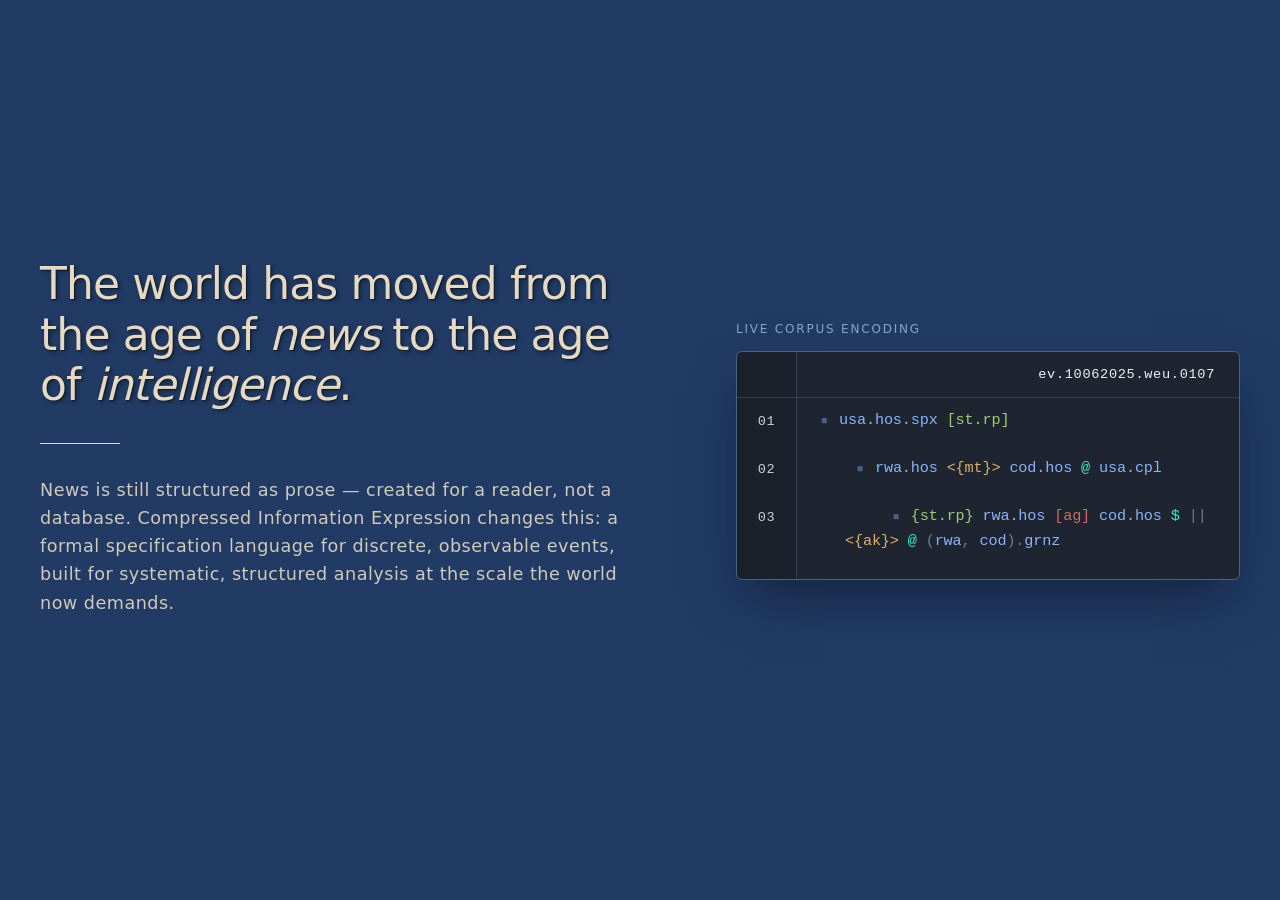
<file: preview/css_test.html>
<!DOCTYPE html>
<html lang="en">
<head>
    <meta charset="UTF-8">
    <meta name="viewport" content="width=device-width, initial-scale=1.0">
    <title>Mondium Style Architecture Test — Enforced Grid Convergence</title>
    <style>
        /* ==========================================================================
           1. CORE GLOBAL ARCHITECTURE
           ========================================================================== */
        :root {
            /* Canvas & Master Typography */
            --canvas-dark: #213B65;
            --text-primary: #E6D9C2;
            --font-editorial: "Avenir", "Avenir Next", system-ui, sans-serif;
            
            /* Angular, Mechanical Monospace Stack for CIE */
            --font-mechanical-mono: "IBM Plex Mono", "Courier Prime", "Courier New", "Courier", monospace;
            
            /* Accent & Structural Layers */
            --white-accent: #EBF1F5;
            --border-muted: #496289;
            
            /* CIE Card Layout System Colors */
            --cie-bg-surface: #1E2530;
            --cie-grid-lines: #333F54;      
            --cie-meta-highlight: #EBF1F5; /* Shared premium high-contrast label color */

            /* CIE 10-Token Syntax Engine */
            --cie-token-inst: #89B4FA;      /* Position / Institution (90%+) */
            --cie-token-actor: #B4BEFE;     /* Actor (Rare) */
            --cie-token-verb: #E0AF68;      /* Action: Verb */
            --cie-token-gerund: #9ECE6A;    /* Action: Gerundive */
            --cie-token-delim: #6C7A96;     /* Delimiter: General */
            --cie-token-prep: #2CF0C2;      /* Delimiter: Universal Preposition */
            --cie-token-neg: #CD6B5E;       /* Delimiter: Action Negation */
            --cie-token-date: #A6ADC8;      /* Events & Dates */
            --cie-token-law: #CBA6F7;       /* Misc: Laws & Bills */
            --cie-token-misc: #585B70;      /* Misc: All else */
        }

        * {
            box-sizing: border-box;
            margin: 0;
            padding: 0;
        }

        body {
            background-color: var(--canvas-dark);
            color: var(--text-primary);
            font-family: var(--font-editorial);
            font-weight: 100;
            letter-spacing: 0.03em;
            line-height: 1.6;
            padding: 4rem 2rem;
            display: flex;
            justify-content: center;
            align-items: center;
            min-height: 100vh;
            -webkit-font-smoothing: antialiased;
            -moz-osx-font-smoothing: grayscale;
        }

        .container {
            max-width: 1200px;
            width: 100%;
            display: grid;
            grid-template-columns: 1.1fr 0.9fr;
            gap: 5rem;
            align-items: center;
        }

        /* ==========================================================================
           2. EDITORIAL PROSE STYLING
           ========================================================================== */
        .editorial-pane h1 {
            font-size: 2.75rem;
            font-weight: 100;
            line-height: 1.15;
            margin-bottom: 1.5rem;
            letter-spacing: -0.02em;
            text-shadow: 1px 1px 0px rgba(14, 23, 37, 0.8), 
                         2px 2px 4px rgba(0, 0, 0, 0.4);
        }

        .editorial-pane h1 em {
            font-style: italic;
            font-weight: 200;
        }

        .accent-divider {
            height: 1px;
            background-color: var(--white-accent);
            width: 80px;
            margin: 2rem 0;
            opacity: 0.9;
        }

        .editorial-pane p {
            font-size: 1.1rem;
            opacity: 0.9;
            margin-bottom: 1.5rem;
        }

        /* ==========================================================================
           3. CIE RIGID LEDGER DESIGN (Continuous Dual-Axis Matrix)
           ========================================================================== */
        .cie-panel {
            display: flex;
            flex-direction: column;
            justify-content: center;
        }

        .cie-panel-label {
            font-size: 0.75rem;
            text-transform: uppercase;
            letter-spacing: 0.15em;
            color: #89A3C8;
            margin-bottom: 0.75rem;
            font-weight: 500;
        }

        /* Pure Two-Column Master Grid */
        .cie-card {
            background-color: var(--cie-bg-surface);
            border: 1px solid var(--border-muted);
            border-radius: 6px;
            width: 100%;
            max-width: 520px; 
            box-shadow: 0 25px 50px -12px rgba(7, 12, 22, 0.5);
            font-family: var(--font-mechanical-mono);
            display: grid;
            grid-template-columns: 60px 1fr; /* Rigid gutter layout threshold */
            overflow: hidden;
        }

        /* 1. Left Gutter Column (Runs unbroken to the top edge) */
        .cie-gutter-axis {
            border-right: 1px solid var(--cie-grid-lines);
            display: flex;
            flex-direction: column;
            user-select: none;
            background-color: rgba(0, 0, 0, 0.12);
        }

        .cie-gutter-header-spacer {
            height: 46px;
            border-bottom: 1px solid var(--cie-grid-lines);
        }

        .cie-num-label {
            height: 48px;
            display: flex;
            align-items: center;
            justify-content: center;
            /* Matched formatting with the event code header */
            color: var(--cie-meta-highlight);
            font-size: 0.85rem;
            font-weight: 500;
            opacity: 0.85;
        }

        /* 2. Right Workspace Column */
        .cie-workspace-axis {
            display: flex;
            flex-direction: column;
            overflow: hidden;
        }

        /* Right-justified Header Content */
        .cie-card-header {
            height: 46px;
            padding: 0 1.5rem;
            display: flex;
            align-items: center;
            justify-content: flex-end; 
            border-bottom: 1px solid var(--cie-grid-lines);
            color: var(--cie-meta-highlight);
            font-size: 0.85rem;
            font-weight: 500;
            letter-spacing: 0.05em;
        }

        /* Unified Document Layout Body */
        .cie-corpus-body {
            padding: 0 0 1rem 0;
            display: flex;
            flex-direction: column;
        }

        /* Strict Wrapping Code Row Environment */
        .cie-data-row {
            min-height: 48px;
            padding: 0.65rem 1.5rem;
            display: block;
            font-size: 0.95rem;
            letter-spacing: -0.01em;
            line-height: 1.6;
            white-space: pre-wrap;      /* Allows words to wrap naturally when hitting card walls */
            word-break: break-word;     
            text-indent: -1.5rem;       /* Hanging indentation setup */
            padding-left: 3rem;         /* Aligns wrapped block lines cleanly under text, not bullets */
        }

        /* Core Bullets */
        .cie-bullet {
            color: var(--border-muted);
            font-size: 0.65rem;
            margin-right: 0.75rem;
            display: inline-block;
            text-indent: 0;
            user-select: none;
        }

        /* Token Color Application Mapping */
        .t-inst-code  { color: var(--cie-token-inst); font-weight: 400; } 
        .t-verb-group { color: var(--cie-token-verb); }                   
        .t-gerund-grp { color: var(--cie-token-gerund); font-weight: 400; } 
        .t-delim      { color: var(--cie-token-delim); }                  
        .t-prep       { color: var(--cie-token-prep); font-weight: 500; }  
        .t-neg-group  { color: var(--cie-token-neg); font-weight: 500; }   
        
        @media (max-width: 900px) {
            .container { grid-template-columns: 1fr; gap: 3rem; }
            body { padding: 2rem 1rem; }
            .cie-card { max-width: 100%; }
        }
    </style>
</head>
<body>

    <div class="container">
        
        <div class="editorial-pane">
            <h1>The world has moved from the age of <em>news</em> to the age of <em>intelligence</em>.</h1>
            <div class="accent-divider"></div>
            <p>News is still structured as prose — created for a reader, not a database. Compressed Information Expression changes this: a formal specification language for discrete, observable events, built for systematic, structured analysis at the scale the world now demands.</p>
        </div>

        <div class="cie-panel">
            <div class="cie-panel-label">Live Corpus Encoding</div>
            <div class="cie-card">
                
                <div class="cie-gutter-axis">
                    <div class="cie-gutter-header-spacer"></div>
                    <div class="cie-num-label">01</div>
                    <div class="cie-num-label">02</div>
                    <div class="cie-num-label">03</div>
                </div>

                <div class="cie-workspace-axis">
                    <div class="cie-card-header">ev.10062025.weu.0107</div>
                    
                    <div class="cie-corpus-body">
                        <div class="cie-data-row"><span class="cie-bullet">■</span><span class="t-inst-code">usa.hos.spx</span> <span class="t-gerund-grp">[st.rp]</span></div>

                        <div class="cie-data-row">&nbsp;&nbsp;&nbsp;&nbsp;<span class="cie-bullet">■</span><span class="t-inst-code">rwa.hos</span> <span class="t-verb-group">&lt;{mt}&gt;</span> <span class="t-inst-code">cod.hos</span> <span class="t-prep">@</span> <span class="t-inst-code">usa.cpl</span></div>

                        <div class="cie-data-row">&nbsp;&nbsp;&nbsp;&nbsp;&nbsp;&nbsp;&nbsp;&nbsp;<span class="cie-bullet">■</span><span class="t-gerund-grp">{st.rp}</span> <span class="t-inst-code">rwa.hos</span> <span class="t-neg-group">[ag]</span> <span class="t-inst-code">cod.hos</span> <span class="t-prep">$</span> <span class="t-delim">||</span> <span class="t-verb-group">&lt;{ak}&gt;</span> <span class="t-prep">@</span> <span class="t-delim">(</span><span class="t-inst-code">rwa</span><span class="t-delim">,</span> <span class="t-inst-code">cod</span><span class="t-delim">).</span><span class="t-inst-code">grnz</span></div>
                    </div>
                </div>

            </div>
        </div>

    </div>

</body>
</html>
</file>
<file: style.css>
/* ── RESET ── */
*, *::before, *::after { box-sizing: border-box; margin: 0; padding: 0; }

/* ── DESIGN TOKENS ── */
:root {
  --bg:             #1e2030;
  --bg-surface:     #252840;
  --bg-card:        #252840;
  --bg-card-hover:  #2e3150;
  --border:         #2e3150;
  --border-med:     rgba(46,49,80,0.8);
  --border-accent:  rgba(45,212,191,0.3);
  --text-primary:   #e2e8f0;
  --text-secondary: #94a3b8;
  --text-tertiary:  #64748b;
  --accent:         #2dd4bf;
  --accent-bright:  #2dd4bf;
  --accent-dim:     rgba(45,212,191,0.12);
  --accent-light:   #5eead4;
  --mono-green:     #86efac;
  --mono-amber:     #fcd34d;
  --mono-blue:      #38bdf8;
  --mono-red:       #f87171;
  --mono-purple:    #c4b5fd;
  --font-ui:   'Inter', sans-serif;
  --font-mono: 'PT Mono', monospace;
  --sans:  'Inter', sans-serif;
  --mono:  'PT Mono', monospace;
  --serif: 'Inter', sans-serif;
  --grid-size: 72px;
}

/* ── BASE ── */
html { scroll-behavior: smooth; }

body {
  background: var(--bg);
  color: var(--text-primary);
  font-family: var(--sans);
  font-size: 15px;
  line-height: 1.6;
  -webkit-font-smoothing: antialiased;
}

body::before {
  content: '';
  position: fixed;
  inset: 0;
  background-image:
    linear-gradient(var(--border) 1px, transparent 1px),
    linear-gradient(90deg, var(--border) 1px, transparent 1px);
  background-size: var(--grid-size) var(--grid-size);
  pointer-events: none;
  z-index: 0;
  opacity: 0.35;
}

.page-wrap { position: relative; z-index: 1; }

/* ── NAVIGATION ── */
nav {
  position: fixed;
  top: 0; left: 0; right: 0;
  z-index: 100;
  background: rgba(30,32,48,0.92);
  backdrop-filter: blur(16px);
  border-bottom: 1px solid var(--border);
  height: 54px;
  display: flex;
  align-items: center;
  padding: 0 48px;
}

.nav-inner {
  max-width: 1280px;
  width: 100%;
  margin: 0;
  display: flex;
  align-items: center;
  justify-content: flex-start;
}

.hamburger {
  background: none;
  border: none;
  cursor: pointer;
  display: flex;
  flex-direction: column;
  margin-right: auto; 
  gap: 5px;
  padding: 8px;
}
.hamburger span {
  display: block;
  width: 22px;
  height: 1px;
  background: var(--text-secondary);
  transition: background 0.2s;
}
.hamburger:hover span { background: var(--text-primary); }

/* ── SLIDE MENU ── */
.menu-backdrop {
  position: fixed;
  inset: 0;
  background: rgba(0,0,0,0.5);
  backdrop-filter: blur(4px);
  z-index: 200;
  opacity: 0;
  pointer-events: none;
  transition: opacity 0.3s ease;
}
.menu-backdrop.open { opacity: 1; pointer-events: all; }

.menu-panel {
  position: fixed;
  top: 0;
  left: 0;
  width: 320px;
  max-width: 100vw;
  height: 100vh;
  height: 100dvh;
  background: var(--bg-surface);
  border-right: 1px solid var(--border-med);
  z-index: 300;
  display: flex;
  flex-direction: column;
  padding: 48px 40px;
  transform: translateX(-100%);
  transition: transform 0.35s cubic-bezier(0.4, 0, 0.2, 1);
}
.menu-panel.open { transform: translateX(0); }

.menu-close {
  background: none;
  border: none;
  color: var(--text-tertiary);
  font-size: 16px;
  cursor: pointer;
  align-self: flex-end;
  margin-bottom: 48px;
  padding: 4px;
  transition: color 0.2s;
}
.menu-close:hover { color: var(--text-primary); }

.menu-nav {
  display: flex;
  flex-direction: column;
  gap: 0;
}
.menu-nav a {
  font-family: var(--serif);
  font-weight: 300;
  font-size: 28px;
  color: var(--text-secondary);
  text-decoration: none;
  padding: 16px 0;
  border-bottom: 1px solid var(--border);
  transition: color 0.2s;
  letter-spacing: -0.01em;
}
.menu-nav a:hover  { color: var(--text-primary); }
.menu-nav a.active { color: oklch(0.78 0.10 220); }

.menu-footer {
  margin-top: auto;
  font-family: var(--serif);
  font-style: italic;
  font-size: 13px;
  color: var(--text-tertiary);
}

/* ── NAV CTA (index.html only) ── */
.nav-cta {
  font-family: var(--mono);
  font-size: 10px;
  letter-spacing: 0.12em;
  text-transform: uppercase;
  color: var(--accent);
  text-decoration: none;
  border: 1px solid rgba(45,212,191,0.4);
  padding: 6px 14px;
  white-space: nowrap;
  transition: background 0.2s, border-color 0.2s;
}
.nav-cta:hover {
  background: var(--accent-dim);
  border-color: rgba(45,212,191,0.6);
}
/* ── NAV LOGIN BUTTON (index.html only) ── */
.nav-login {
  background: #00d9ff;
  border-color: #00d9ff;
  color: #0a0f1a;
  margin-right: 8px;
}
.nav-login:hover {
  background: #33e4ff;
  border-color: #33e4ff;
}
@media (max-width: 768px) {
  .nav-cta { padding: 5px 10px; margin-left: 12px; }
  .nav-login { margin-right: 6px; }
}

/* ── LAYOUT ── */
.page-container {
  max-width: 1280px;
  margin: 0 auto;
  padding: 0 48px;
}

/* ── PAGE HEADER ── */
.page-header {
  padding-top: 130px;
  padding-bottom: 80px;
  border-bottom: 1px solid var(--border);
}

.page-header-single { max-width: 780px; }

.breadcrumb {
  font-family: var(--mono);
  font-size: 10px;
  letter-spacing: 0.16em;
  text-transform: uppercase;
  color: var(--text-tertiary);
  margin-bottom: 40px;
  display: flex;
  align-items: center;
  gap: 10px;
}
.breadcrumb a { color: var(--text-tertiary); text-decoration: none; }
.breadcrumb a:hover { color: var(--text-secondary); }
.breadcrumb-sep { opacity: 0.4; }
.breadcrumb-current { color: var(--accent); opacity: 0.7; }

.page-header-grid {
  display: grid;
  grid-template-columns: 1fr 420px;
  gap: 80px;
  align-items: end;
}

.page-title {
  font-family: var(--serif);
  font-weight: 300;
  font-size: clamp(38px, 5vw, 64px);
  line-height: 1.08;
  letter-spacing: -0.015em;
  color: var(--text-primary);
  margin-bottom: 28px;
}
.page-title em { font-style: italic; color: var(--accent); }

.page-intro {
  font-style: italic;
  font-weight: 300;
  font-size: 18px;
  line-height: 1.75;
  color: var(--text-secondary);
  max-width: 620px;
}

.header-aside { padding-bottom: 8px; }

/* ── ASIDE / TOC ── */
.aside-block {
  border: 1px solid var(--border);
  padding: 28px;
  background: var(--bg-card);
}

.aside-label {
  font-family: var(--mono);
  font-size: 10px;
  letter-spacing: 0.14em;
  text-transform: uppercase;
  color: var(--text-tertiary);
  margin-bottom: 20px;
  padding-bottom: 16px;
  border-bottom: 1px solid var(--border);
}

.toc-list {
  list-style: none;
  display: flex;
  flex-direction: column;
}

.toc-item {
  display: flex;
  align-items: baseline;
  gap: 14px;
  padding: 10px 28px;
  border-bottom: 1px solid var(--border);
  cursor: pointer;
  margin: 0 -28px;
  transition: background 0.15s;
}
.toc-item:last-child { border-bottom: none; }
.toc-item:hover { background: var(--bg-card-hover); }

.toc-num {
  font-family: var(--mono);
  font-size: 10px;
  color: var(--text-tertiary);
  min-width: 20px;
}

.toc-text {
  font-size: 13px;
  font-weight: 400;
  color: var(--text-secondary);
  line-height: 1.4;
}

/* ── CONTENT BODY ── */
.content-body {
  display: grid;
  grid-template-columns: 1fr 280px;
  align-items: start;
}

.content-main {
  border-right: 1px solid var(--border);
  padding-right: 72px;
  padding-bottom: 120px;
}

.content-sidebar {
  padding-left: 48px;
  padding-top: 80px;
  position: sticky;
  top: 100px;
}

/* ── ENTRIES (scroll-reveal rows) ── */
.problem-entry,
.cie-entry {
  padding: 72px 0;
  border-bottom: 1px solid var(--border);
  opacity: 0;
  transform: translateY(20px);
  transition: opacity 0.7s ease, transform 0.7s ease;
}
.problem-entry.visible,
.cie-entry.visible { opacity: 1; transform: translateY(0); }
.problem-entry:last-child,
.cie-entry:last-child { border-bottom: none; }

.entry-meta {
  display: flex;
  align-items: center;
  gap: 16px;
  margin-bottom: 32px;
}

.entry-num {
  font-family: var(--mono);
  font-size: 10px;
  letter-spacing: 0.14em;
  color: var(--accent);
  opacity: 0.6;
  min-width: 28px;
  padding-top: 2px;
}

.entry-tag {
  font-family: var(--mono);
  font-size: 10px;
  letter-spacing: 0.12em;
  text-transform: uppercase;
  color: var(--text-tertiary);
  border: 1px solid var(--border);
  padding: 4px 10px;
}

.entry-h {
  font-weight: 300;
  font-size: clamp(22px, 3vw, 32px);
  line-height: 1.18;
  color: var(--text-primary);
  margin-bottom: 28px;
  letter-spacing: -0.01em;
}
.entry-h em { font-style: italic; color: var(--accent); }

.entry-body { display: flex; flex-direction: column; gap: 18px; }
.entry-body p { font-size: 15px; font-weight: 300; line-height: 1.82; color: var(--text-secondary); }
.entry-body p strong { font-weight: 500; color: var(--text-primary); }

/* ── PULL QUOTE ── */
.pull-quote {
  margin: 32px 0;
  padding: 28px 32px;
  border-left: 2px solid var(--accent);
  background: var(--bg-card);
}
.pull-quote p { font-style: italic; font-weight: 300; font-size: 17px !important; line-height: 1.7 !important; color: var(--text-primary) !important; }
.pull-quote cite { display: block; margin-top: 12px; font-family: var(--mono); font-size: 10px; letter-spacing: 0.12em; color: var(--text-tertiary); font-style: normal; }

/* ── CALLOUT ── */
.callout {
  display: flex;
  gap: 20px;
  background: var(--bg-card);
  border: 1px solid var(--border);
  padding: 24px 28px;
  margin: 28px 0;
}
.callout-icon { font-family: var(--mono); font-size: 11px; color: var(--accent); opacity: 0.7; min-width: 20px; padding-top: 1px; }
.callout-text { font-size: 13px !important; font-weight: 400 !important; line-height: 1.7 !important; color: var(--text-primary) !important; }

/* ── DATA POINTS ── */
.data-row {
  display: grid;
  grid-template-columns: 1fr 1fr 1fr;
  gap: 1px;
  background: var(--border);
  border: 1px solid var(--border);
  margin: 32px 0;
}
.data-cell { background: var(--bg-card); padding: 24px; }
.data-figure { font-family: var(--mono); font-size: 24px; font-weight: 500; color: var(--text-primary); display: block; margin-bottom: 6px; letter-spacing: -0.02em; }
.data-desc { font-size: 12px; font-weight: 300; color: var(--text-tertiary); line-height: 1.5; }

/* ── NOISE VISUALIZATION ── */
.noise-viz {
  border: 1px solid var(--border);
  background: var(--bg-card);
  margin: 32px 0;
  overflow: hidden;
}
.noise-viz-header { padding: 14px 20px; border-bottom: 1px solid var(--border); display: flex; align-items: center; justify-content: space-between; }
.noise-viz-title { font-family: var(--mono); font-size: 10px; letter-spacing: 0.12em; text-transform: uppercase; color: var(--text-tertiary); }
.noise-legend { display: flex; gap: 16px; align-items: center; }
.legend-item { display: flex; align-items: center; gap: 6px; font-family: var(--mono); font-size: 9px; letter-spacing: 0.1em; color: var(--text-tertiary); }
.legend-dot { width: 8px; height: 8px; border-radius: 1px; }
.dot-noise  { background: rgba(45,212,191,0.2); }
.dot-signal { background: var(--mono-green); }
.noise-bars { padding: 20px; display: flex; flex-direction: column; gap: 8px; }
.bar-row { display: flex; align-items: center; gap: 12px; }
.bar-label { font-family: var(--mono); font-size: 9px; letter-spacing: 0.08em; color: var(--text-tertiary); min-width: 60px; text-align: right; text-transform: uppercase; }
.bar-track { flex: 1; height: 20px; background: rgba(255,255,255,0.03); position: relative; display: flex; overflow: hidden; }
.bar-fill-noise  { height: 100%; background: rgba(45,212,191,0.15); border-right: 1px solid rgba(45,212,191,0.2); }
.bar-fill-signal { height: 100%; background: rgba(134,239,172,0.25); border-right: 1px solid rgba(134,239,172,0.4); }
.bar-pct { font-family: var(--mono); font-size: 9px; color: var(--text-tertiary); min-width: 28px; }

/* ── EXAMPLE BLOCKS ── */
.example-block { border: 1px solid var(--border); background: var(--bg-card); margin: 28px 0; overflow: hidden; }
.example-label-row { display: grid; grid-template-columns: 1fr 1fr; border-bottom: 1px solid var(--border); }
.example-col-label { font-family: var(--mono); font-size: 9px; letter-spacing: 0.14em; text-transform: uppercase; padding: 12px 20px; color: var(--text-tertiary); }
.example-col-label:first-child { border-right: 1px solid var(--border); }
.example-content-row { display: grid; grid-template-columns: 1fr 1fr; }
.example-prose-col { padding: 20px; border-right: 1px solid var(--border); }
.example-prose-col p { font-style: italic; font-size: 13px; font-weight: 300; line-height: 1.7; color: var(--text-secondary); }
.example-noise-col { padding: 20px; display: flex; flex-direction: column; gap: 6px; }

.noise-tag { display: inline-block; font-family: var(--mono); font-size: 10px; letter-spacing: 0.08em; padding: 3px 9px; border: 1px solid; width: fit-content; }
.noise-tag.vague     { color: rgba(148,163,184,0.6); border-color: rgba(148,163,184,0.2); }
.noise-tag.opinion   { color: rgba(248,113,113,0.6); border-color: rgba(248,113,113,0.2); }
.noise-tag.duplicate { color: rgba(56,189,248,0.6);  border-color: rgba(56,189,248,0.2); }
.noise-tag.context   { color: rgba(196,181,253,0.6); border-color: rgba(196,181,253,0.2); }
.noise-tag.signal    { color: rgba(134,239,172,0.8); border-color: rgba(134,239,172,0.35); }
.noise-caption { font-size: 11px; font-weight: 300; color: var(--text-tertiary); line-height: 1.6; margin-top: 8px; }

/* ── SIDEBAR PROGRESS ── */
.sidebar-progress { display: flex; flex-direction: column; margin-bottom: 48px; }
.progress-item { display: flex; gap: 14px; align-items: flex-start; padding: 12px 0; border-bottom: 1px solid var(--border); cursor: pointer; opacity: 0.45; transition: opacity 0.2s; }
.progress-item:last-child { border-bottom: none; }
.progress-item.active { opacity: 1; }
.progress-dot { width: 6px; height: 6px; border-radius: 50%; background: var(--text-tertiary); margin-top: 6px; flex-shrink: 0; transition: background 0.2s; }
.progress-item.active .progress-dot { background: var(--accent); }
.progress-label { font-family: var(--mono); font-size: 10px; letter-spacing: 0.1em; color: var(--text-secondary); line-height: 1.4; text-transform: uppercase; }
.progress-item.active .progress-label { color: var(--text-primary); }

.sidebar-cta { border: 1px solid var(--border); padding: 24px; background: var(--bg-card); }
.sidebar-cta-label { font-family: var(--mono); font-size: 9px; letter-spacing: 0.14em; text-transform: uppercase; color: var(--text-tertiary); margin-bottom: 12px; }
.sidebar-cta p { font-size: 13px; font-weight: 300; line-height: 1.65; color: var(--text-secondary); margin-bottom: 16px; }
.sidebar-cta-link { font-family: var(--mono); font-size: 10px; letter-spacing: 0.12em; text-transform: uppercase; color: var(--accent); text-decoration: none; border-bottom: 1px solid rgba(45,212,191,0.3); padding-bottom: 2px; display: inline-block; }

/* ── CONCLUSION ── */
.conclusion-entry {
  padding: 72px 0 0;
  opacity: 0;
  transform: translateY(20px);
  transition: opacity 0.7s ease, transform 0.7s ease;
}
.conclusion-entry.visible { opacity: 1; transform: translateY(0); }
.conclusion-rule { display: flex; align-items: center; gap: 20px; margin-bottom: 48px; }
.conclusion-rule::before, .conclusion-rule::after { content: ''; flex: 1; height: 1px; background: var(--border); }
.conclusion-rule span { font-family: var(--mono); font-size: 10px; letter-spacing: 0.16em; text-transform: uppercase; color: var(--text-tertiary); white-space: nowrap; }
.conclusion-text { font-weight: 300; font-size: clamp(20px, 2.5vw, 28px); line-height: 1.55; color: var(--text-primary); max-width: 680px; margin-bottom: 24px; }
.conclusion-text em { font-style: italic; color: var(--accent); }
.conclusion-body { font-size: 15px; font-weight: 300; line-height: 1.82; color: var(--text-secondary); max-width: 620px; margin-bottom: 40px; }

.next-page-link {
  display: inline-flex;
  align-items: center;
  gap: 14px;
  font-family: var(--mono);
  font-size: 11px;
  letter-spacing: 0.12em;
  text-transform: uppercase;
  color: var(--accent);
  text-decoration: none;
  border: 1px solid rgba(45,212,191,0.25);
  padding: 14px 24px;
  transition: background 0.2s, border-color 0.2s;
}
.next-page-link:hover { background: var(--accent-dim); border-color: rgba(45,212,191,0.4); }
.next-page-link span { opacity: 0.5; }

/* ── CIE ENCODING BLOCK ── */
.encoding-block { background: var(--bg-card); border: 1px solid var(--border); overflow: hidden; margin-top: 28px; }
.encoding-header { padding: 12px 18px; border-bottom: 1px solid var(--border); display: flex; align-items: center; justify-content: space-between; }
.encoding-label { font-family: var(--mono); font-size: 10px; letter-spacing: 0.12em; text-transform: uppercase; color: var(--text-tertiary); }
.encoding-badge { font-family: var(--mono); font-size: 9px; letter-spacing: 0.1em; text-transform: uppercase; padding: 3px 8px; border: 1px solid rgba(134,239,172,0.3); color: var(--mono-green); }
.encoding-source { padding: 16px 18px; border-bottom: 1px solid var(--border); font-style: italic; font-size: 13px; font-weight: 300; line-height: 1.65; color: var(--text-tertiary); }
.encoding-source strong { font-style: normal; font-weight: 400; color: var(--text-tertiary); font-family: var(--mono); font-size: 9px; letter-spacing: 0.12em; text-transform: uppercase; display: block; margin-bottom: 8px; }
.encoding-body { padding: 18px; font-family: var(--mono); font-size: 12px; line-height: 2; background: rgba(0,0,0,0.2); overflow-x: auto; white-space: pre; }
.cie-expression { font-family: var(--mono); font-size: 13px; line-height: 2.2; }

.annotation-toggle {
  font-family: var(--mono);
  font-size: 10px;
  letter-spacing: 0.1em;
  text-transform: uppercase;
  color: var(--text-tertiary);
  background: none;
  border: 1px solid var(--border);
  padding: 6px 14px;
  cursor: pointer;
  transition: color 0.2s, border-color 0.2s;
  margin-top: 16px;
}
.annotation-toggle:hover { color: var(--accent); border-color: rgba(45,212,191,0.3); }

.annotation-panel {
  display: none;
  margin-top: 16px;
  padding: 20px;
  background: var(--bg-card);
  border: 1px solid var(--border);
}
.annotation-panel.open { display: block; }

.rumint-header { color: var(--mono-amber); }

/* ── CIE SYNTAX TOKENS ── */
.tok-actor    { color: var(--mono-amber); }
.tok-action   { color: var(--mono-green); }
.tok-domain   { color: var(--mono-blue);  }
.tok-location { color: var(--mono-purple); }
.tok-operator { color: var(--text-tertiary); }
.tok-value    { color: var(--mono-red);   }
.tok-meta     { color: var(--text-tertiary); font-style: italic; }

/* ── BUTTONS ── */
.btn-primary {
  font-family: var(--mono);
  font-size: 11px;
  letter-spacing: 0.12em;
  text-transform: uppercase;
  color: #0a0a0b;
  background: oklch(0.78 0.10 220);
  border: none;
  padding: 12px 28px;
  text-decoration: none;
  cursor: pointer;
  transition: opacity 0.2s;
  display: inline-block;
}
.btn-primary:hover { opacity: 0.88; }

.btn-ghost {
  font-family: var(--mono);
  font-size: 11px;
  letter-spacing: 0.12em;
  text-transform: uppercase;
  color: var(--text-secondary);
  text-decoration: none;
  border-bottom: 1px solid var(--border);
  padding-bottom: 2px;
  transition: color 0.2s, border-color 0.2s;
}
.btn-ghost:hover { color: var(--text-primary); border-color: var(--border-accent); }

/* ── REVEAL ANIMATION ── */
.reveal { opacity: 0; transform: translateY(16px); transition: opacity 0.6s ease, transform 0.6s ease; }
.reveal.visible { opacity: 1; transform: translateY(0); }

/* ── FOOTER ── */
footer {
  border-top: 1px solid var(--border);
  padding: 36px 48px;
  display: flex;
  align-items: center;
  justify-content: space-between;
}
.footer-left  { font-family: var(--mono); font-size: 11px; color: var(--text-tertiary); letter-spacing: 0.08em; }
.footer-left em { font-style: normal; color: var(--accent); opacity: 0.7; }
.footer-motto { font-style: italic; font-size: 13px; color: var(--text-tertiary); }
.footer-right { font-family: var(--mono); font-size: 11px; color: var(--text-tertiary); letter-spacing: 0.08em; }

/* ── PAGE: CAPABILITIES (examples.html) ── */
.cap-entry {
  padding: 80px 0;
  border-bottom: 1px solid var(--border);
  opacity: 0;
  transform: translateY(20px);
  transition: opacity 0.7s ease, transform 0.7s ease;
}
.cap-entry.visible { opacity: 1; transform: translateY(0); }
.cap-entry:last-of-type { border-bottom: none; }

.layer-indicator { display: flex; align-items: center; gap: 16px; margin-bottom: 36px; }
.layer-num { font-family: var(--mono); font-size: 10px; letter-spacing: 0.14em; color: var(--accent); opacity: 0.55; min-width: 28px; }
.layer-tag { font-family: var(--mono); font-size: 10px; letter-spacing: 0.12em; text-transform: uppercase; color: var(--text-tertiary); border: 1px solid var(--border); padding: 4px 10px; }
.layer-prereq { font-family: var(--mono); font-size: 10px; letter-spacing: 0.08em; color: var(--text-tertiary); display: flex; align-items: center; gap: 6px; }
.prereq-arrow { opacity: 0.3; font-size: 9px; }

.cap-layout { display: grid; grid-template-columns: 1fr 1fr; gap: 64px; align-items: start; margin-top: 8px; }
.cap-layout.layout-full { grid-template-columns: 1fr; }

.cap-text h2 { font-weight: 300; font-size: clamp(24px, 3vw, 36px); line-height: 1.18; color: var(--text-primary); margin-bottom: 24px; letter-spacing: -0.01em; }
.cap-text h2 em { font-style: italic; color: var(--accent); }
.cap-text p { font-size: 15px; font-weight: 300; line-height: 1.82; color: var(--text-secondary); margin-bottom: 18px; }
.cap-text p:last-child { margin-bottom: 0; }
.cap-text p strong { font-weight: 500; color: var(--text-primary); }

.sub-caps { margin-top: 28px; display: flex; flex-direction: column; border-top: 1px solid var(--border); }
.sub-cap { display: flex; gap: 16px; align-items: flex-start; padding: 14px 0; border-bottom: 1px solid var(--border); }
.sub-cap:last-child { border-bottom: none; }
.sub-cap-dot { width: 4px; height: 4px; border-radius: 50%; background: var(--accent); opacity: 0.35; margin-top: 9px; flex-shrink: 0; }
.sub-cap-text { font-size: 13px; font-weight: 300; line-height: 1.65; color: var(--text-secondary); }
.sub-cap-text strong { font-weight: 500; color: var(--text-primary); display: block; margin-bottom: 2px; }

.visual-placeholder {
  border: 1px dashed rgba(45,212,191,0.2);
  background: rgba(45,212,191,0.02);
  display: flex;
  flex-direction: column;
  align-items: center;
  justify-content: center;
  gap: 12px;
  min-height: 280px;
  padding: 32px;
}
.visual-placeholder-wide {
  border: 1px dashed rgba(45,212,191,0.2);
  background: rgba(45,212,191,0.02);
  display: flex;
  flex-direction: column;
  align-items: center;
  justify-content: center;
  gap: 12px;
  min-height: 220px;
  padding: 32px;
  margin-top: 36px;
}
.placeholder-label { font-family: var(--mono); font-size: 10px; letter-spacing: 0.14em; text-transform: uppercase; color: var(--text-tertiary); opacity: 0.5; text-align: center; }
.placeholder-title { font-family: var(--mono); font-size: 12px; color: var(--text-tertiary); text-align: center; line-height: 1.6; opacity: 0.6; }
.placeholder-icon { width: 32px; height: 32px; border: 1px solid rgba(45,212,191,0.15); display: flex; align-items: center; justify-content: center; font-family: var(--mono); font-size: 14px; color: var(--text-tertiary); opacity: 0.4; }

.scenario-grid { display: grid; grid-template-columns: 1fr 1fr; gap: 1px; background: var(--border); border: 1px solid var(--border); margin-top: 28px; }
.scenario-cell { background: var(--bg-card); padding: 20px 22px; }
.scenario-cell-label { font-family: var(--mono); font-size: 9px; letter-spacing: 0.14em; text-transform: uppercase; color: var(--text-tertiary); margin-bottom: 8px; }
.scenario-cell-value { font-family: var(--mono); font-size: 18px; font-weight: 500; color: var(--text-primary); letter-spacing: -0.02em; margin-bottom: 4px; }
.scenario-cell-desc { font-size: 12px; font-weight: 300; color: var(--text-tertiary); line-height: 1.5; }

.query-block { background: var(--bg-card); border: 1px solid var(--border); margin-top: 28px; overflow: hidden; }
.query-header { padding: 12px 20px; border-bottom: 1px solid var(--border); font-family: var(--mono); font-size: 10px; letter-spacing: 0.12em; text-transform: uppercase; color: var(--text-tertiary); }
.query-body { padding: 20px; display: flex; flex-direction: column; gap: 12px; }
.query-example { font-family: var(--mono); font-size: 12px; line-height: 1.7; color: var(--text-secondary); padding: 14px 16px; background: rgba(0,0,0,0.2); border-left: 2px solid rgba(45,212,191,0.25); }
.query-example em { font-style: normal; color: var(--mono-amber); }

.inquiry-callout { border: 1px solid var(--border); background: var(--bg-card); padding: 28px; margin-top: 28px; }
.inquiry-callout-label { font-family: var(--mono); font-size: 9px; letter-spacing: 0.14em; text-transform: uppercase; color: var(--accent); opacity: 0.6; margin-bottom: 14px; }
.inquiry-callout p { font-size: 14px; font-weight: 300; line-height: 1.75; color: var(--text-secondary); margin-bottom: 12px; }
.inquiry-callout p:last-child { margin-bottom: 0; }
.inquiry-callout p strong { font-weight: 500; color: var(--text-primary); }

.stack-diagram { border: 1px solid var(--border); overflow: hidden; margin-bottom: 60px; opacity: 0; transform: translateY(16px); transition: opacity 0.6s ease, transform 0.6s ease; }
.stack-diagram.visible { opacity: 1; transform: translateY(0); }
.stack-label-row { padding: 14px 20px; border-bottom: 1px solid var(--border); font-family: var(--mono); font-size: 10px; letter-spacing: 0.12em; text-transform: uppercase; color: var(--text-tertiary); }
.stack-layers { display: flex; }
.stack-layer { flex: 1; padding: 20px; border-right: 1px solid var(--border); transition: background 0.2s; }
.stack-layer:last-child { border-right: none; }
.stack-layer:hover { background: var(--bg-card); }
.stack-layer-num { font-family: var(--mono); font-size: 9px; color: var(--accent); opacity: 0.5; margin-bottom: 8px; }
.stack-layer-name { font-size: 12px; font-weight: 500; color: var(--text-primary); margin-bottom: 6px; }
.stack-layer-desc { font-size: 11px; font-weight: 300; color: var(--text-tertiary); line-height: 1.5; }

/* ── PAGE: HERO (index.html) ── */
.hero {
  min-height: 100vh;
  min-height: 100svh;
  display: grid;
  grid-template-columns: 1fr 1fr;
  align-items: center;
  padding: 100px 48px 80px;
  border-bottom: 1px solid var(--border);
  position: relative;
  overflow: hidden;
  gap: 48px;
  max-width: 100vw;
}

.hero-left {
  display: flex;
  flex-direction: column;
  justify-content: flex-end;
}

.hero-right {
  display: flex;
  flex-direction: column;
  justify-content: center;
  height: 100%;
  padding-right: 48px;
  max-width: 100%;
}

.hero-bg-word {
  position: absolute;
  font-weight: 300;
  font-size: clamp(180px, 22vw, 320px);
  line-height: 1;
  letter-spacing: -0.04em;
  pointer-events: none;
  user-select: none;
  right: -0.02em;
  top: 50%;
  transform: translateY(-50%);
  white-space: nowrap;
}
.hero-bg-word.word-news  { color: rgba(255,255,255,0.04); top: 42%; }
.hero-bg-word.word-intel { color: rgba(45,212,191,0.05);  top: 58%; }

.hero-eyebrow {
  font-family: var(--mono);
  font-size: 10px;
  letter-spacing: 0.2em;
  text-transform: uppercase;
  color: var(--accent);
  opacity: 0.7;
  margin-bottom: 36px;
  display: flex;
  align-items: center;
  gap: 14px;
}
.hero-eyebrow::before { content: ''; display: inline-block; width: 28px; height: 1px; background: var(--accent); opacity: 0.5; }

.hero-title {
  font-weight: 300;
  font-size: clamp(44px, 6.5vw, 92px);
  line-height: 1.04;
  letter-spacing: -0.02em;
  color: var(--text-primary);
  max-width: 900px;
  margin-bottom: 40px;
}
.hero-title em { font-style: italic; color: oklch(0.78 0.10 220); }

.hero-brand {
  display: flex;
  justify-content: center;
  margin-bottom: 48px;
}

.hero-logo {
  display: block;
  height: 180px;
  width: auto;
  max-width: 100%;
}
.hero-body {
  font-style: italic;
  font-weight: 300;
  font-size: 18px;
  line-height: 1.75;
  color: var(--text-secondary);
  max-width: 560px;
  margin-bottom: 48px;
}

.hero-actions { display: flex; align-items: center; gap: 28px; }

.hero-scroll-indicator {
  position: absolute;
  bottom: 36px;
  right: 48px;
  font-family: var(--mono);
  font-size: 9px;
  letter-spacing: 0.16em;
  text-transform: uppercase;
  color: var(--text-tertiary);
  display: flex;
  align-items: center;
  gap: 10px;
  opacity: 0.5;
}
.hero-scroll-indicator::after { content: ''; display: inline-block; width: 1px; height: 32px; background: var(--text-tertiary); }

/* ── PAGE: LANDING SECTIONS ── */
.landing-section {
  padding: 100px 48px;
  border-bottom: 1px solid var(--border);
  opacity: 0;
  transform: translateY(20px);
  transition: opacity 0.7s ease, transform 0.7s ease;
}
.landing-section.visible { opacity: 1; transform: translateY(0); }

.section-inner { max-width: 1280px; margin: 0 auto; }

.section-eyebrow {
  font-family: var(--mono);
  font-size: 10px;
  letter-spacing: 0.18em;
  text-transform: uppercase;
  color: var(--accent);
  margin-bottom: 16px;
  display: flex;
  align-items: center;
  gap: 12px;
  opacity: 0.8;
}
.section-eyebrow::before { content: ''; display: inline-block; width: 16px; height: 1px; background: var(--accent); opacity: 0.6; }

.section-h {
  font-weight: 300;
  font-size: clamp(28px, 3.5vw, 46px);
  line-height: 1.12;
  letter-spacing: -0.015em;
  color: var(--text-primary);
  margin-bottom: 24px;
}
.section-h em { font-style: italic; color: var(--accent); }

.section-intro { font-size: 16px; font-weight: 300; line-height: 1.82; color: var(--text-secondary); max-width: 620px; margin-bottom: 56px; }

.section-link {
  font-family: var(--mono);
  font-size: 10px;
  letter-spacing: 0.14em;
  text-transform: uppercase;
  color: var(--accent);
  text-decoration: none;
  border-bottom: 1px solid rgba(45,212,191,0.25);
  padding-bottom: 2px;
  display: inline-flex;
  align-items: center;
  gap: 10px;
  transition: border-color 0.2s, opacity 0.2s;
  margin-top: 32px;
}
.section-link:hover { border-color: rgba(45,212,191,0.5); opacity: 0.8; }
.section-link span { opacity: 0.5; font-size: 9px; }

/* ── PAGE: PROBLEM GRID ── */
.problem-grid {
  display: grid;
  grid-template-columns: repeat(3, 1fr);
  gap: 1px;
  background: var(--border);
  border: 1px solid var(--border);
}
.problem-card { background: var(--bg-card); padding: 32px 28px; transition: background 0.2s; }
.problem-card:hover { background: var(--bg-card-hover); }
.problem-card-num { font-family: var(--mono); font-size: 9px; letter-spacing: 0.14em; color: var(--accent); opacity: 0.45; margin-bottom: 16px; }
.problem-card h3 { font-weight: 500; font-size: 14px; color: var(--text-primary); margin-bottom: 10px; line-height: 1.3; }
.problem-card p  { font-size: 13px; font-weight: 300; line-height: 1.7; color: var(--text-secondary); }

/* ── PAGE: CIE SECTION ── */
.cie-split {
  display: grid;
  grid-template-columns: 1fr 1fr;
  gap: 72px;
  align-items: start;
}

.cie-principles-list { display: flex; flex-direction: column; border: 1px solid var(--border); }
.cie-principle { display: flex; gap: 20px; padding: 20px 24px; border-bottom: 1px solid var(--border); transition: background 0.2s; }
.cie-principle:last-child { border-bottom: none; }
.cie-principle:hover { background: var(--bg-card); }
.cie-principle-glyph { font-family: var(--mono); font-size: 10px; color: var(--accent); opacity: 0.5; min-width: 20px; padding-top: 2px; }
.cie-principle-text { font-size: 13px; font-weight: 300; line-height: 1.6; color: var(--text-secondary); }
.cie-principle-text strong { font-weight: 500; color: var(--text-primary); display: block; margin-bottom: 3px; font-size: 13px; }

.cie-encoding-preview { background: var(--bg-card); border: 1px solid var(--border); overflow: hidden; }
.encoding-preview-header { padding: 12px 18px; border-bottom: 1px solid var(--border); display: flex; align-items: center; justify-content: space-between; }
.encoding-preview-label { font-family: var(--mono); font-size: 10px; letter-spacing: 0.12em; text-transform: uppercase; color: var(--text-tertiary); }
.encoding-preview-badge { font-family: var(--mono); font-size: 9px; letter-spacing: 0.1em; text-transform: uppercase; padding: 3px 8px; border: 1px solid rgba(134,239,172,0.3); color: var(--mono-green); }
.encoding-preview-source { padding: 16px 18px; border-bottom: 1px solid var(--border); font-style: italic; font-size: 13px; font-weight: 300; line-height: 1.65; color: var(--text-tertiary); }
.encoding-preview-source strong { font-style: normal; font-weight: 400; color: var(--text-tertiary); font-family: var(--mono); font-size: 9px; letter-spacing: 0.12em; text-transform: uppercase; display: block; margin-bottom: 8px; }
.encoding-preview-code { font-family: var(--mono); font-size: 12px; line-height: 2; padding: 18px; background: rgba(0,0,0,0.2); overflow-x: auto; white-space: pre-wrap; }
.encoding-preview-footer { padding: 12px 18px; border-top: 1px solid var(--border); display: flex; align-items: center; justify-content: space-between; }
.encoding-stat { font-family: var(--mono); font-size: 10px; color: var(--text-tertiary); display: flex; align-items: center; gap: 8px; }
.encoding-stat-val { color: var(--mono-green); }

/* ── PAGE: STACK ROW ── */
.stack-row {
  display: grid;
  grid-template-columns: repeat(4, 1fr);
  gap: 1px;
  background: var(--border);
  border: 1px solid var(--border);
}
.stack-card { background: var(--bg-card); padding: 28px 24px 32px; transition: background 0.2s; text-decoration: none; display: block; }
.stack-card:hover { background: var(--bg-card-hover); }
.stack-card-layer { font-family: var(--mono); font-size: 9px; letter-spacing: 0.14em; text-transform: uppercase; color: var(--accent); opacity: 0.45; margin-bottom: 14px; }
.stack-card h3 { font-weight: 500; font-size: 14px; color: var(--text-primary); margin-bottom: 10px; }
.stack-card p  { font-size: 13px; font-weight: 300; line-height: 1.65; color: var(--text-secondary); margin-bottom: 20px; }
.stack-card-link { font-family: var(--mono); font-size: 9px; letter-spacing: 0.12em; text-transform: uppercase; color: var(--text-tertiary); display: flex; align-items: center; gap: 6px; transition: color 0.2s; }
.stack-card:hover .stack-card-link { color: var(--accent); }

/* ── PAGE: METRICS STRIP ── */
.metrics-strip {
  display: grid;
  grid-template-columns: repeat(4, 1fr);
  border-bottom: 1px solid var(--border);
}
.metric { padding: 40px 48px; border-right: 1px solid var(--border); }
.metric:last-child { border-right: none; }
.metric-value { font-family: var(--mono); font-size: 32px; font-weight: 500; color: var(--text-primary); letter-spacing: -0.02em; display: block; margin-bottom: 6px; }
.metric-label { font-family: var(--mono); font-size: 10px; letter-spacing: 0.12em; text-transform: uppercase; color: var(--text-tertiary); display: block; line-height: 1.4; }

/* ── PAGE: CTA SECTION ── */
.cta-section {
  padding: 120px 48px;
  background: var(--bg-surface);
  text-align: center;
  position: relative;
  overflow: hidden;
}
.cta-bg { position: absolute; font-weight: 300; font-size: clamp(120px, 16vw, 220px); line-height: 1; letter-spacing: -0.04em; color: rgba(45,212,191,0.025); top: 50%; left: 50%; transform: translate(-50%,-50%); pointer-events: none; user-select: none; white-space: nowrap; }
.cta-inner { max-width: 620px; margin: 0 auto; position: relative; z-index: 1; }
.cta-eyebrow { font-family: var(--mono); font-size: 10px; letter-spacing: 0.18em; text-transform: uppercase; color: var(--accent); opacity: 0.7; margin-bottom: 24px; }
.cta-h { font-weight: 300; font-size: clamp(32px, 4vw, 52px); line-height: 1.12; letter-spacing: -0.015em; color: var(--text-primary); margin-bottom: 20px; }
.cta-h em { font-style: italic; color: var(--accent); }
.cta-body { font-size: 16px; font-weight: 300; line-height: 1.75; color: var(--text-secondary); margin-bottom: 40px; }
.cta-actions { display: flex; align-items: center; justify-content: center; gap: 24px; }

/* ── RESPONSIVE ── */
@media (max-width: 1200px) {
  .hero {
    grid-template-columns: 1fr;
  }
  .hero-right {
    padding-right: 0;
    height: auto;
  }
}

@media (max-width: 1024px) {
  nav, footer { padding-left: 24px; padding-right: 24px; }
  .page-container { padding-left: 24px; padding-right: 24px; }
  .page-header-grid { grid-template-columns: 1fr; gap: 40px; }
  .content-body { grid-template-columns: 1fr; }
  .content-main { border-right: none; padding-right: 0; }
  .content-sidebar { display: none; }
  .data-row { grid-template-columns: 1fr; }
  .cap-layout { grid-template-columns: 1fr; gap: 36px; }
  .scenario-grid { grid-template-columns: 1fr; }
  .stack-layers { flex-direction: column; }
  .stack-layer { border-right: none; border-bottom: 1px solid var(--border); }
  .stack-layer:last-child { border-bottom: none; }
  .hero { padding: 80px 24px 64px; }
  .landing-section { padding: 72px 24px; }
  .problem-grid { grid-template-columns: 1fr 1fr; }
  .cie-split { grid-template-columns: 1fr; gap: 40px; }
  .stack-row { grid-template-columns: 1fr 1fr; }
  .metrics-strip { grid-template-columns: 1fr 1fr; }
  .metric { padding: 28px 24px; border-right: none; border-bottom: 1px solid var(--border); }
  .metric:nth-child(even) { border-left: 1px solid var(--border); }
  .metric:last-child { border-bottom: none; }
  .cta-section { padding: 80px 24px; }
  .cta-actions { flex-direction: column; }
  .hero-scroll-indicator { display: none; }
  footer { flex-direction: column; gap: 10px; text-align: center; padding: 32px 24px; }
}

@media (max-width: 768px) {
  .hero-logo { height: 56px; }
  .animatic-body { padding: 20px 16px 24px; min-height: 200px; }
  .animatic-text { font-size: 13px; min-height: 140px; }
}

@media (max-width: 640px) {
  .problem-grid  { grid-template-columns: 1fr; }
  .stack-row     { grid-template-columns: 1fr; }
  .metrics-strip { grid-template-columns: 1fr; }
  .metric        { padding: 24px 20px; border-left: none !important; }
}

/* Title block above shell */
.animatic-title-block {
  margin-bottom: 20px;
}

.animatic-eyebrow {
  font-family: var(--mono);
  font-size: 10px;
  letter-spacing: 0.16em;
  text-transform: uppercase;
  color: var(--accent);
  opacity: 0.7;
  margin-bottom: 8px;
}

.animatic-heading {
  font-family: var(--serif);
  font-weight: 300;
  font-size: 22px;
  color: var(--text-primary);
  margin-bottom: 10px;
  letter-spacing: -0.01em;
}

.animatic-subhead {
  font-size: 13px;
  font-weight: 300;
  line-height: 1.65;
  color: var(--text-secondary);
}

/* Shell */
.animatic-shell { border: 1px solid var(--border-med); background: var(--bg-card); overflow: hidden; position: relative; width: 100%; max-width: 560px; }

/* Header bar */
.animatic-header { padding: 11px 18px; border-bottom: 1px solid var(--border); display: flex; align-items: center; justify-content: space-between; }
.animatic-header-label { font-family: var(--mono); font-size: 9px; letter-spacing: 0.14em; text-transform: uppercase; color: var(--text-tertiary); }

/* Status indicator with pulsing dot */
.animatic-status { display: flex; align-items: center; gap: 6px; font-family: var(--mono); font-size: 9px; letter-spacing: 0.1em; color: var(--mono-green); opacity: 0.7; }
.animatic-status::before { content: ''; width: 5px; height: 5px; border-radius: 50%; background: var(--mono-green); display: block; animation: pulse 2s ease-in-out infinite; }
@keyframes pulse { 0%, 100% { opacity: 1; } 50% { opacity: 0.3; } }

/* Body */
.animatic-body { padding: 28px 24px 32px; min-height: 260px; display: flex; flex-direction: column; justify-content: flex-start; }
.animatic-counter { font-family: var(--mono); font-size: 9px; letter-spacing: 0.1em; color: var(--text-tertiary); margin-bottom: 20px; opacity: 0.5; }
.animatic-text { font-family: var(--mono); font-size: 16px; line-height: 2; color: var(--text-secondary); white-space: pre-wrap; overflow: hidden; overflow-x: hidden; min-height: 180px; }

/* Syntax token colors */
.animatic-text .t-actor    { color: var(--accent-light); }   /* WHO   — teal-light  #5eead4 */
.animatic-text .t-action   { color: var(--mono-amber); }     /* WHAT  — amber       #fcd34d */
.animatic-text .t-domain   { color: var(--mono-blue); }      /* FIELD — sky blue    #38bdf8 */
.animatic-text .t-location { color: var(--mono-purple); }    /* WHERE — lavender    #c4b5fd */
.animatic-text .t-op       { color: #475569; }               /* STRUC — dark slate  (recedes) */
.animatic-text .t-value    { color: #fb923c; }               /* DATA  — orange-coral #fb923c */

/* Blinking cursor */
.animatic-cursor { display: inline-block; width: 7px; height: 14px; background: var(--accent); opacity: 0.7; vertical-align: middle; animation: blink 1s step-end infinite; margin-left: 1px; }
@keyframes blink { 0%, 100% { opacity: 0.7; } 50% { opacity: 0; } }

/* Progress pips footer */
.animatic-footer { padding: 10px 18px; border-top: 1px solid var(--border); display: flex; align-items: center; gap: 8px; }
.animatic-progress-pip { width: 20px; height: 2px; background: var(--border-med); transition: background 0.4s, width 0.4s; }
.animatic-progress-pip.active { background: var(--accent); width: 28px; }
</file>
